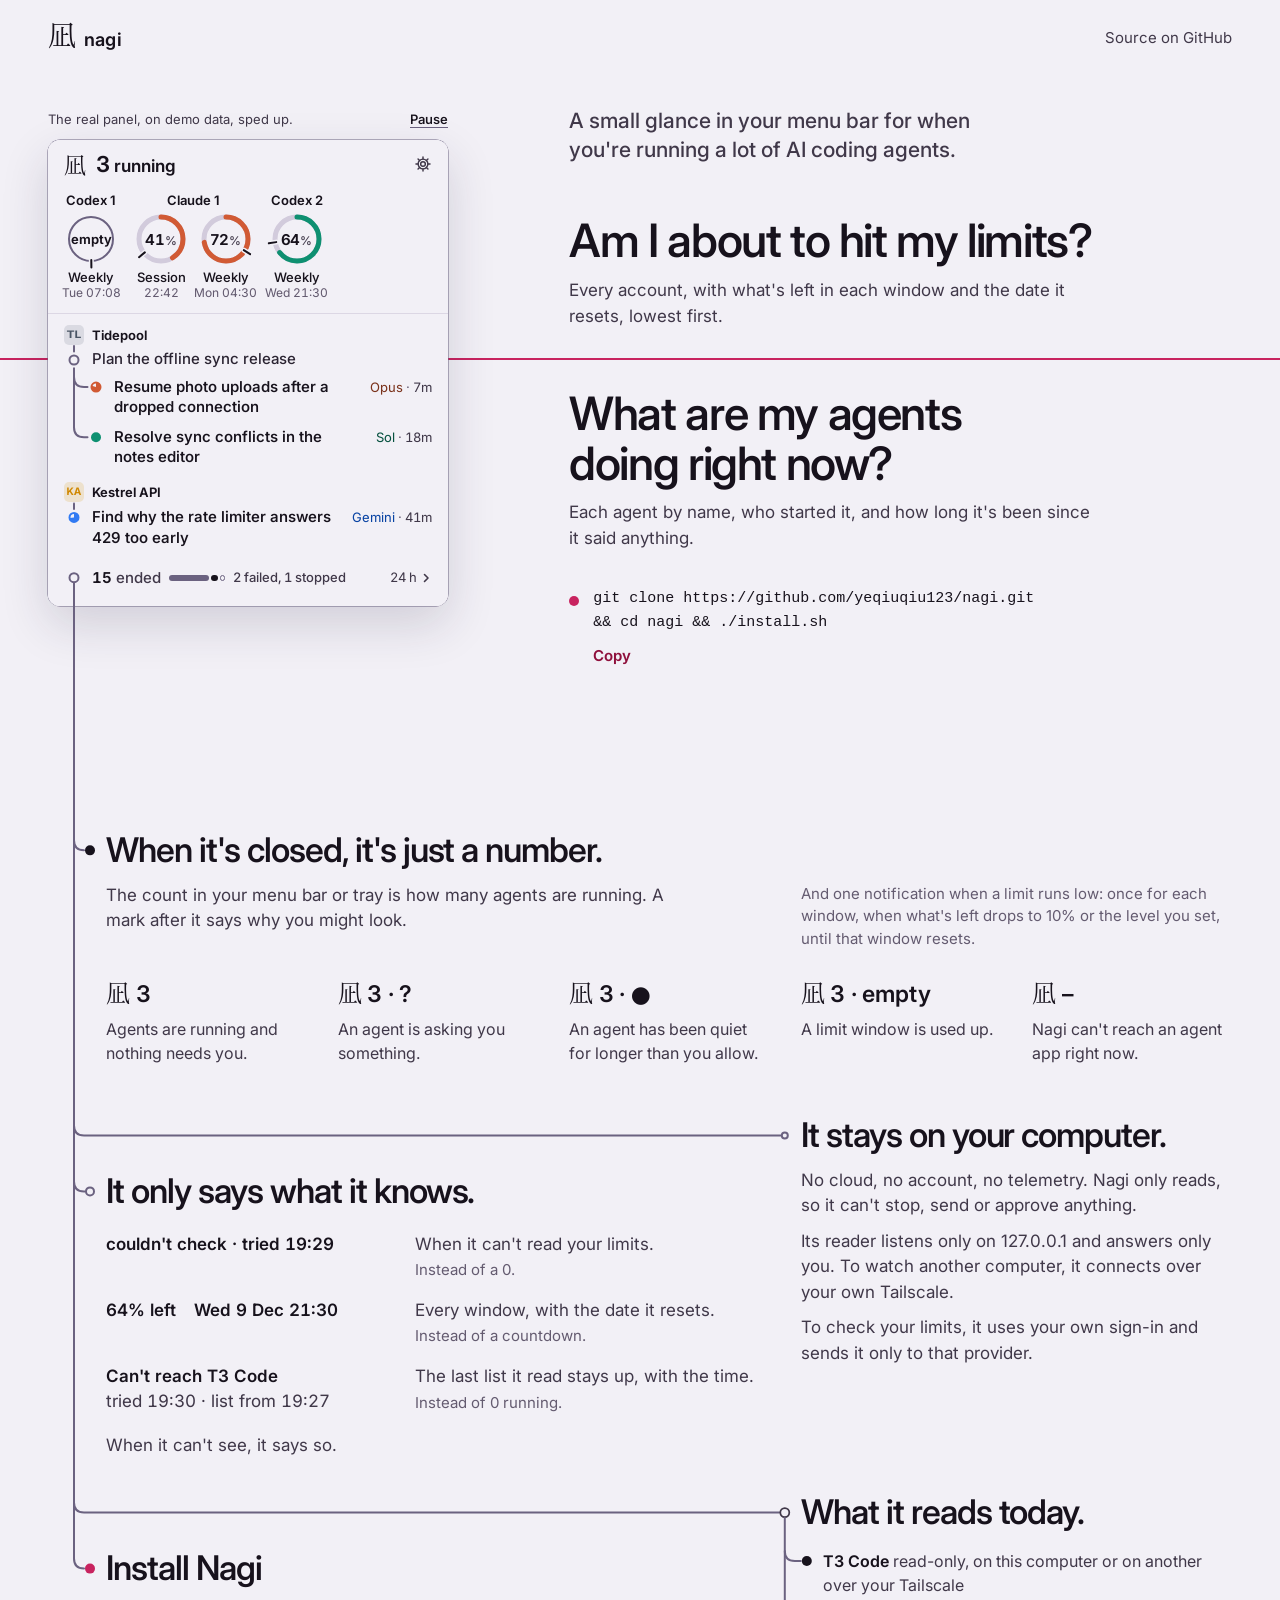
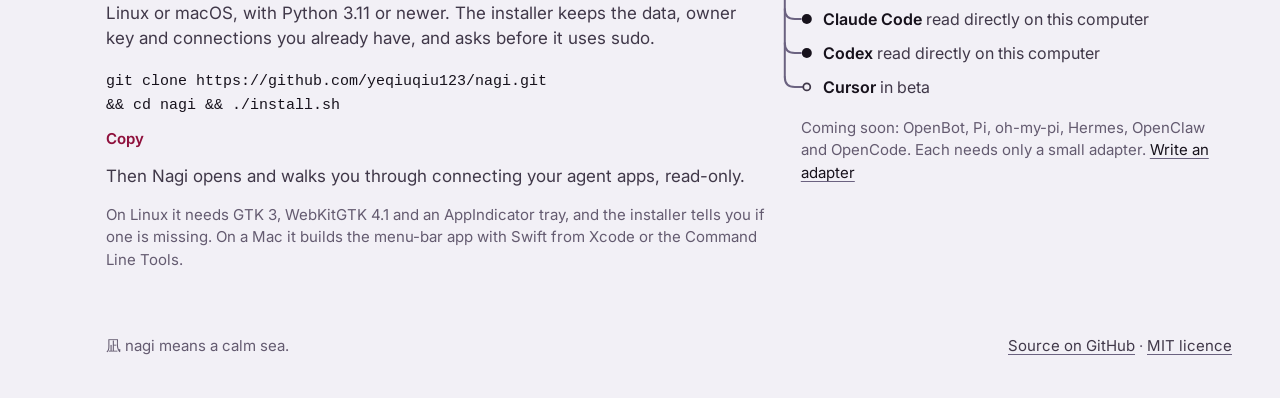
<file: site/index.html>
<!doctype html>
<html lang="en">
<head>
<meta charset="utf-8">
<meta name="viewport" content="width=device-width,initial-scale=1">
<meta name="color-scheme" content="dark light">
<meta name="theme-color" content="#18131d" media="(prefers-color-scheme: dark)">
<meta name="theme-color" content="#f2f0f6" media="(prefers-color-scheme: light)">
<title>Nagi · see what your coding agents are doing</title>
<meta name="description" content="Nagi is a small glance in your menu bar or tray for when you're running a lot of AI coding agents. It shows each agent by name and each account's limits with their reset dates. Local and read-only.">
<meta property="og:title" content="Nagi">
<meta property="og:description" content="A small menu-bar glance for people running AI coding agents. Local and read-only.">
<meta property="og:type" content="website">
<link rel="icon" href="favicon.svg" type="image/svg+xml">
<link rel="preload" href="panel/fonts/inter-opsz.woff2" as="font" type="font/woff2" crossorigin>
<style>
/* Nagi website. The panel's tokens verbatim (web/glance-v2.css), Inter, one rose line.
   Grammar: vertical is time and parentage, horizontal is silence, rose is now or "asks you".
   The page draws no rule or divider of its own: only the panel's line, trunk, branches and nodes. */
@font-face { font-family: "Inter"; src: url("panel/fonts/inter-opsz.woff2") format("woff2"); font-weight: 100 900; font-display: swap; }
@font-face { font-family: "Nagi Mark"; src: url("panel/fonts/nagi-glyph-serif.woff2") format("woff2"); font-display: block; unicode-range: U+51EA; }

:root {
  --bg: #18131d; --title: #f5f1f8; --secondary: #cdc4d6; --tertiary: #a397b0;
  --stroke: #9486a3; --rose: #ff7aa5; --rose-text: #ff9dbb; --focus: #cdc4d6;
  --mono: ui-monospace, "SF Mono", "JetBrains Mono", "Cascadia Mono", Menlo, Consolas, monospace;
  /* Geometry. --line-y is the panel's now line, measured inside the panel at rest; JS keeps it exact.
     --slot is the panel's tallest height in the story, reserved so nothing below it ever moves. */
  --pad: 48px; --panel-w: 400px; --rail: 22px; --hang: 36px; --line-y: 219px; --demo-top: 40px; --slot: 644px;
  color-scheme: dark;
}
@media (prefers-color-scheme: light) {
  :root {
    --bg: #f2f0f6; --title: #17121c; --secondary: #403849; --tertiary: #645b70;
    --stroke: #6b6280; --rose: #c8235f; --rose-text: #8f103c; --focus: #403849;
    color-scheme: light;
  }
}

* { box-sizing: border-box; }
html { -webkit-text-size-adjust: 100%; }
body { margin: 0; background: var(--bg); color: var(--title);
  font-family: "Inter", system-ui, -apple-system, "Segoe UI", sans-serif; font-size: 17px; line-height: 1.5;
  -webkit-font-smoothing: antialiased; text-rendering: optimizeLegibility; }
a { color: var(--title); text-decoration-color: var(--stroke); text-decoration-thickness: 1px; text-underline-offset: 3px; }
a:hover { text-decoration-color: currentColor; }
:focus-visible { outline: 2px solid var(--focus); outline-offset: 3px; border-radius: 4px; }
p, h1, h2, dl, dd { margin: 0; }
.display { font-variation-settings: "opsz" 32; font-weight: 560; letter-spacing: -0.03em; line-height: 1.08; text-wrap: balance; }
.sr { position: absolute; width: 1px; height: 1px; overflow: hidden; clip-path: inset(50%); white-space: nowrap; }

.clip { overflow-x: clip; }
.page { position: relative; max-width: 1280px; margin: 0 auto; padding: 0 var(--pad); }

/* Header: the panel's wordmark, scaled. */
.top { position: relative; z-index: 3; display: flex; align-items: center; justify-content: space-between; height: 76px; }
.mark { display: inline-flex; align-items: baseline; gap: 8px; text-decoration: none; color: var(--title); }
.mark .kanji { font-family: "Nagi Mark", serif; font-size: 28px; line-height: 1; }
.mark .word { font-weight: 620; font-size: 18px; letter-spacing: .01em; }
.toplink { font-size: 15px; color: var(--secondary); text-decoration: none; }
.toplink:hover { color: var(--title); }

/* Opening: the live panel on the left; limits question above its line, agents question below. */
.opening { position: relative; display: grid; grid-template-columns: var(--panel-w) minmax(0, 1fr);
  grid-template-rows: calc(var(--demo-top) + var(--line-y)) auto; column-gap: 88px; padding-top: 24px; }
.panelwrap { grid-column: 1; grid-row: 1 / span 2; position: relative; align-self: start; min-height: calc(var(--demo-top) + var(--slot)); }
.above, .below { grid-column: 2; position: relative; z-index: 3; max-width: 600px; }
.above { grid-row: 1; display: flex; flex-direction: column; justify-content: space-between; padding: 6px 0 30px; }
.below { grid-row: 2; padding-top: 30px; }
.lede { font-size: 21px; line-height: 1.4; font-weight: 500; color: var(--secondary); max-width: 26em; text-wrap: balance; }
.q h2 { font-size: 46px; max-width: 12em; }
.q p { margin-top: 12px; color: var(--secondary); max-width: 31em; }

/* The command shown is the command copied. It breaks only between its parts, never inside one. */
.act { margin-top: 36px; }
.cmdline { position: relative; }
.cmd { display: block; font-family: var(--mono); font-size: 15px; line-height: 1.6; color: var(--title); }
.cmd span { white-space: nowrap; }
.opening .cmdline, .opening .actions { padding-left: 24px; }
.opening .ask { position: absolute; left: 0; top: .5em; width: 10px; height: 10px; border-radius: 50%; background: var(--rose); }
.actions { display: flex; flex-wrap: wrap; gap: 6px 22px; align-items: baseline; margin-top: 10px; font-size: 15px; }
.actions a { color: var(--secondary); }
.copy { font: inherit; font-weight: 620; color: var(--rose-text); background: none; border: 0; padding: 12px 10px; margin: -12px -10px; cursor: pointer; }
.copy:hover { text-decoration: underline; text-underline-offset: 3px; }
.fail { color: var(--secondary); }

/* The live panel in its own window: the GTK panel's 12 px radius and soft shadow. */
.demo { position: relative; padding-top: var(--demo-top); }
.demo-controls { position: absolute; left: 0; right: 0; top: 0; height: var(--demo-top); margin: 0; display: flex; gap: 16px; align-items: center;
  font-size: 13px; color: var(--secondary); white-space: nowrap; }
.demo-controls span { margin-right: auto; }
.demo-controls button { font: inherit; font-weight: 560; color: var(--title); background: none; border: 0; padding: 0; cursor: pointer;
  text-decoration: underline; text-underline-offset: 3px; text-decoration-color: var(--stroke); padding: 12px 8px; margin: -12px -8px; }
.demo-frame, .demo-still { position: relative; z-index: 2; display: block; width: 100%; border: 0; border-radius: 12px; background: var(--bg);
  box-shadow: 0 0 0 .5px var(--stroke), 0 18px 48px rgb(0 0 0 / .32); }
.demo-frame { height: 589px; color-scheme: normal; }
.demo-still { height: auto; }
@media (prefers-color-scheme: light) { .demo-frame, .demo-still { box-shadow: 0 0 0 .5px var(--stroke), 0 18px 48px rgb(40 30 60 / .16); } }

/* The page line is the panel's now line, continued across the page at the same y. */
.pageline { position: absolute; z-index: 1; left: -100vw; width: 300vw; top: calc(var(--demo-top) + var(--line-y) - 1px); height: 2px;
  background: var(--rose); pointer-events: none; }

/* The trunk leaves the panel's own rail at its last node; each section hangs from it on a branch. */
.geo { position: absolute; left: 0; top: 0; width: 100%; height: 100%; overflow: visible; pointer-events: none; z-index: 2; }
.geo path { fill: none; stroke: var(--stroke); stroke-width: 2; stroke-linecap: round; stroke-linejoin: round; }
.geo .n { fill: var(--bg); stroke: var(--stroke); stroke-width: 2; }
.geo .n-ask { fill: var(--rose); }

main { position: relative; z-index: 1; }
.branch { position: relative; max-width: calc(var(--rail) + var(--hang) + 680px); margin-top: 128px; padding-left: calc(var(--rail) + var(--hang)); }
.opening + .branch { margin-top: 140px; }
.branch h2 { font-size: 34px; }
.branch > p { margin-top: 14px; color: var(--secondary); max-width: 36em; }
.branch .fine { font-size: 15px; color: var(--tertiary); }
.branch .act { margin-top: 22px; }

/* Lists without rules: space carries the rows. */
.legend { margin-top: 26px; display: grid; grid-template-columns: max-content 1fr; gap: 14px 36px; max-width: 640px; }
.legend > div { display: contents; }
.legend dt { font-weight: 650; font-variant-numeric: tabular-nums; white-space: nowrap; }
.legend dt .k { font-family: "Nagi Mark", serif; font-weight: 400; font-size: 19px; }
.legend dd { color: var(--secondary); }
.says { margin-top: 26px; display: grid; gap: 20px; max-width: 680px; }
.says > div { display: grid; grid-template-columns: minmax(0, 17em) minmax(0, 1fr); column-gap: 28px; row-gap: 2px; }
.says dt { grid-row: span 2; font-weight: 600; font-variant-numeric: tabular-nums; }
.says dd { color: var(--secondary); }
.says dd.not { color: var(--tertiary); font-size: 15px; }

/* Quoted panel strings keep the panel's own parts: a value and its date in two columns, an alert over its sub-line. */
.says dt .v, .says dt .d { display: block; }
.says dt.cols { display: flex; flex-wrap: wrap; gap: 0 18px; }
.says dt .d { font-weight: 420; color: var(--secondary); }
.says dt.cols .d { font-weight: 600; color: var(--title); }

/* Nothing of the demo shows before the panel's first draw: no empty frame, no control, no line. */
.demo:not(.drawn) .demo-frame, .demo:not(.drawn) .demo-controls, .opening:not(.drawn) .pageline { visibility: hidden; }
.geo .wait { visibility: hidden; }

.foot { position: relative; z-index: 1; margin-top: 128px; padding: 0 0 56px calc(var(--rail) + var(--hang));
  display: flex; flex-wrap: wrap; justify-content: space-between; gap: 8px 24px; font-size: 15px; color: var(--tertiary); }
.foot a { color: var(--secondary); }

/* Narrow windows and phones: the questions first, then the panel; the trunk still leaves its rail. */
@media (max-width: 960px) {
  :root { --pad: 16px; --hang: 32px; }
  .top { height: 64px; }
  .opening { display: block; padding-top: 12px; }
  .above { display: block; padding: 0; }
  .below { padding: 0; }
  .lede { font-size: 18px; }
  .q { margin-top: 24px; }
  .q h2 { font-size: 32px; }
  .q p { font-size: 16px; }
  .panelwrap { margin-top: 28px; max-width: 520px; }
  .branch { margin-top: 88px; }
  .opening + .branch { margin-top: 56px; }
  .branch h2 { font-size: 28px; }
  .foot { margin-top: 88px; }
  .legend { column-gap: 18px; }
  .says > div { display: block; }
  .says dd { margin-top: 2px; }
}
/* At phone width the whole URL can't sit beside "git clone" at 15 px, so each part takes a line. */
@media (max-width: 560px) {
  .cmd span { display: block; }
  .cmd .url { white-space: normal; }
  .cmd { font-size: 14px; }
  /* Phones: the opening is lede, two questions, panel. The command lives at the Install node,
     where the trunk ends, so it steps back to the gutter and fits at 360 px. */
  .opening .act { display: none; }
  .branch .act { margin-left: calc(-1 * (var(--rail) + var(--hang))); }
}
/* Narrow phones: the demo caption takes its own line, so Play and Replay always fit. */
@media (max-width: 420px) {
  :root { --demo-top: 64px; }
  .demo-controls { flex-wrap: wrap; align-content: center; row-gap: 2px; white-space: normal; }
  .demo-controls span { flex-basis: 100%; }
}
/* The panel's measured size at phone width, reserved so its first draw shifts nothing. */
@media (max-width: 480px) {
  :root { --slot: 664px; }
  .demo-frame { height: 609px; }
}
/* Below 352 px the gutters would leave the panel under its 320 px minimum: it takes the full width. */
@media (max-width: 351px) { .panelwrap { margin-left: calc(-1 * var(--pad)); margin-right: calc(-1 * var(--pad)); max-width: none; } .demo-controls { padding: 0 var(--pad); } }
@media (max-width: 360px) { .q h2 { font-size: 30px; } }
@media (max-width: 351px) { :root { --line-y: 240px; --slot: 685px; } .demo-frame { height: 630px; } }

/* ---- Desktop (961 px and wider): one grid, the tree reaches right (design/site/desktop-v2-direction.md). ---- */
.kids { list-style: none; margin: 18px 0 0; padding: 0 0 0 22px; display: grid; gap: 10px; }
.branch > .note { font-size: 15px; color: var(--tertiary); }
.kids b { font-weight: 620; } .kids span { color: var(--secondary); }
.geo .n-running { fill: var(--title); stroke: none; }
.geo .n-ring { fill: var(--bg); stroke: var(--stroke); stroke-width: 2; }
.geo .n-parent, .geo .n-pending { fill: var(--bg); stroke: var(--secondary); stroke-width: 1.75; }
@media (min-width: 961px) {
  /* One grid for the whole page: a 58 px rail gutter, then five columns with 32 px between them.
     The copy column of the opening starts on column 3. */
  main { display: grid; grid-template-columns: 26px repeat(5, minmax(0, 1fr)); column-gap: 32px; align-items: start;
    grid-template-rows: auto auto 108px auto 92px auto; }
  .opening { grid-column: 1 / -1; grid-row: 1; column-gap: max(88px, calc((100% - 186px) * 0.4 - 278px)); }
  .branch, .opening + .branch { max-width: none; padding-left: 0; margin-top: 0; }
  #tray { grid-column: 2 / span 5; grid-row: 2; margin-top: 48px; display: grid; grid-template-columns: subgrid; }
  #tray h2 { grid-column: 1 / -1; }
  #tray > p { grid-column: 1 / span 3; max-width: 34em; }
  #tray > .note { grid-column: 4 / span 2; grid-row: 2; font-size: 15px; color: var(--tertiary); }
  .legend { grid-row: 3; }
  .legend { grid-column: 1 / -1; grid-template-columns: subgrid; max-width: none; margin-top: 30px; gap: 0 32px; }
  .legend > div { display: block; }
  .legend dt { font-size: 23px; line-height: 1.2; font-weight: 600; letter-spacing: -0.01em; }
  .legend dt .k { font-size: 24px; }
  .legend dd { margin-top: 8px; font-size: 16px; }
  #privacy { grid-column: 5 / span 2; grid-row: 3 / span 2; margin-top: 52px; }
  #honest { grid-column: 2 / span 3; grid-row: 4; }
  #sources { grid-column: 5 / span 2; grid-row: 5 / span 2; margin-top: 36px; }
  #install { grid-column: 2 / span 3; grid-row: 6; }
  #privacy > p + p { margin-top: 10px; }
  .says { max-width: none; margin-top: 22px; gap: 16px; }
  .says > div { grid-template-columns: minmax(0, 16.5em) minmax(0, 1fr); }
  #honest > p { margin-top: 18px; }
  .kids li { font-size: 16px; }
  #sources .fine { margin-top: 18px; }
  #install > p { max-width: none; }
  #install .act { margin-top: 18px; }
  .foot { margin-top: 64px; padding-bottom: 40px; }
}
/* 961 to 1199: the copy column is narrower, so the lede and the first question step down to keep
   their gap above the now line. */
@media (min-width: 961px) and (max-width: 1199px) { .lede { font-size: 19px; } .above .q h2 { font-size: 40px; } }
</style>
</head>
<body>
<div class="clip">
<div class="page" id="page">
  <svg class="geo" id="geo" aria-hidden="true"></svg>

  <header class="top">
    <a class="mark" href="#"><span class="kanji" lang="ja">凪</span><span class="word">nagi</span></a>
    <a class="toplink" href="https://github.com/yeqiuqiu123/nagi">Source on GitHub</a>
  </header>

  <main>
    <div class="opening" id="opening">
      <div class="above">
        <h1 class="lede">A small glance in your menu bar for when you're running a lot of AI coding agents.</h1>
        <div class="q">
          <h2 class="display">Am I about to hit my limits?</h2>
          <p>Every account, with what's left in each window and the date it resets, lowest first.</p>
        </div>
      </div>
      <div class="below">
        <div class="q">
          <h2 class="display">What are my agents doing right now?</h2>
          <p>Each agent by name, who started it, and how long it's been since it said anything.</p>
        </div>
        <div class="act">
          <div class="cmdline"><span class="ask" aria-hidden="true"></span><code class="cmd" id="cmd-top"><span>git clone</span> <span class="url">https://github.com/<wbr>yeqiuqiu123/<wbr>nagi.git</span> <span>&amp;&amp; cd nagi &amp;&amp; ./install.sh</span></code></div>
          <div class="actions"><button class="copy" type="button" data-copy="cmd-top" aria-describedby="cmd-label">Copy</button><span class="sr" id="cmd-label">the install command</span><span class="fail" role="status"></span></div>
        </div>
      </div>
      <div class="panelwrap" id="panelwrap">
        <div class="pageline" id="pageline" aria-hidden="true"></div>
        <div class="demo" data-scene="story" data-start="#pageline" data-wake="#tray, #honest">
          <p class="demo-controls"><span>The real panel, on demo data, sped up.</span> <button type="button" data-demo="toggle">Pause</button> <button type="button" data-demo="replay" hidden>Replay</button></p>
          <iframe class="demo-frame" id="frame" title="The Nagi panel, running on demo data" data-src="panel/"></iframe>
          <noscript>
            <style>.demo-frame, .demo-controls { display: none; }</style>
            <picture>
              <source srcset="still-dark.webp" media="(prefers-color-scheme: dark)">
              <img class="demo-still" src="still-light.webp" width="400" height="467" alt="The Nagi panel on demo data. Limits, as ring gauges, lowest first: Codex 1 is empty until next week; Claude 1 has its Session and Weekly windows, each with the percent left and its reset time; Codex 2 has most of its week left. 3 running, 1 stuck. Under the project Kestrel API, Find why the rate limiter answers 429 too early, on Gemini, has been silent long enough to be marked stuck. Under Tidepool, the completed agent Plan the offline sync release has two agents running under it: Resume photo uploads after a dropped connection, on Opus, and Resolve sync conflicts in the notes editor, on Sol. 15 ended in the last day, 2 of them failed and 1 stopped.">
            </picture>
          </noscript>
        </div>
      </div>
    </div>

    <section class="branch" data-node="running" id="tray" aria-labelledby="tray-h">
      <h2 class="display" id="tray-h">When it's closed, it's just a number.</h2>
      <p>The count in your menu bar or tray is how many agents are running. A mark after it says why you might look.</p>
      <dl class="legend">
        <div><dt><span class="k" lang="ja">凪</span> <span data-tray="calm">3</span></dt><dd>Agents are running and nothing needs you.</dd></div>
        <div><dt><span class="k" lang="ja">凪</span> <span data-tray="asks">3 · ?</span></dt><dd>An agent is asking you something.</dd></div>
        <div><dt><span class="k" lang="ja">凪</span> <span data-tray="stuck">3 · ●</span></dt><dd>An agent has been quiet for longer than you allow.</dd></div>
        <div><dt><span class="k" lang="ja">凪</span> <span data-tray="empty">3 · empty</span></dt><dd>A limit window is used up.</dd></div>
        <div><dt><span class="k" lang="ja">凪</span> <span data-tray="offline">–</span></dt><dd>Nagi can't reach an agent app right now.</dd></div>
      </dl>
      <p class="note">And one notification when a limit runs low: once for each window, when what's left drops to 10% or the level you set, until that window resets.</p>
    </section>

    <section class="branch" data-node="computer" id="privacy" aria-labelledby="privacy-h">
      <h2 class="display" id="privacy-h">It stays on your computer.</h2>
      <p>No cloud, no account, no telemetry. Nagi only reads, so it can't stop, send or approve anything.</p>
      <p>Its reader listens only on 127.0.0.1 and answers only you. To watch another computer, it connects over your own Tailscale.</p>
      <p>To check your limits, it uses your own sign-in and sends it only to that provider.</p>
    </section>

    <section class="branch" data-node="limit" id="honest" aria-labelledby="honest-h">
      <h2 class="display" id="honest-h">It only says what it knows.</h2>
      <dl class="says">
        <div><dt><span class="v" data-say="tried">couldn't check · tried 17:31</span></dt><dd>When it can't read your limits.</dd><dd class="not">Instead of a 0.</dd></div>
        <div><dt class="cols"><span class="v" data-say="reset-pct">64% left</span><span class="d" data-say="reset-date">Wed 18 Nov 19:31</span></dt><dd>Every window, with the date it resets.</dd><dd class="not">Instead of a countdown.</dd></div>
        <div><dt class="stack"><span class="v" data-say="offline-alert">Can't reach T3 Code</span><span class="d" data-say="offline-sub">tried 17:31 · list from 17:28</span></dt><dd>The last list it read stays up, with the time.</dd><dd class="not">Instead of 0 running.</dd></div>
      </dl>
      <p>When it can't see, it says so.</p>
    </section>

    <section class="branch" data-node="parent" id="sources" aria-labelledby="sources-h">
      <h2 class="display" id="sources-h">What it reads today.</h2>
      <ul class="kids">
        <li data-node="running"><b>T3 Code</b> <span>read-only, on this computer or on another over your Tailscale</span></li>
        <li data-node="running"><b>Claude Code</b> <span>read directly on this computer</span></li>
        <li data-node="running"><b>Codex</b> <span>read directly on this computer</span></li>
        <li data-node="pending"><b>Cursor</b> <span>in beta</span></li>
      </ul>
      <p class="fine">Coming soon: OpenBot, Pi, oh-my-pi, Hermes, OpenClaw and OpenCode. Each needs only a small adapter. <a href="https://github.com/yeqiuqiu123/nagi/blob/main/CONTRIBUTING.md">Write an adapter</a></p>
    </section>

    <section class="branch is-ask" data-node="asks" id="install" aria-labelledby="install-h">
      <h2 class="display" id="install-h">Install Nagi</h2>
      <p>Linux or macOS, with Python 3.11 or newer. The installer keeps the data, owner key and connections you already have, and asks before it uses sudo.</p>
      <div class="act">
        <div class="cmdline"><code class="cmd" id="cmd-install"><span>git clone</span> <span class="url">https://github.com/<wbr>yeqiuqiu123/<wbr>nagi.git</span> <span>&amp;&amp; cd nagi &amp;&amp; ./install.sh</span></code></div>
        <div class="actions"><button class="copy" type="button" data-copy="cmd-install" aria-describedby="cmd-label">Copy</button><span class="fail" role="status"></span></div>
      </div>
      <p>Then Nagi opens and walks you through connecting your agent apps, read-only.</p>
      <p class="fine">On Linux it needs GTK 3, WebKitGTK 4.1 and an AppIndicator tray, and the installer tells you if one is missing. On a Mac it builds the menu-bar app with Swift from Xcode or the Command Line Tools.</p>
    </section>
  </main>

  <footer class="foot">
    <p><span lang="ja">凪</span> nagi means a calm sea.</p>
    <p><a href="https://github.com/yeqiuqiu123/nagi">Source on GitHub</a> · <a href="https://github.com/yeqiuqiu123/nagi/blob/main/LICENSE">MIT licence</a></p>
  </footer>
</div>
</div>
<script src="js/panel-embed.js" defer></script>
<script src="js/site.js" defer></script>
</body>
</html>
</file>
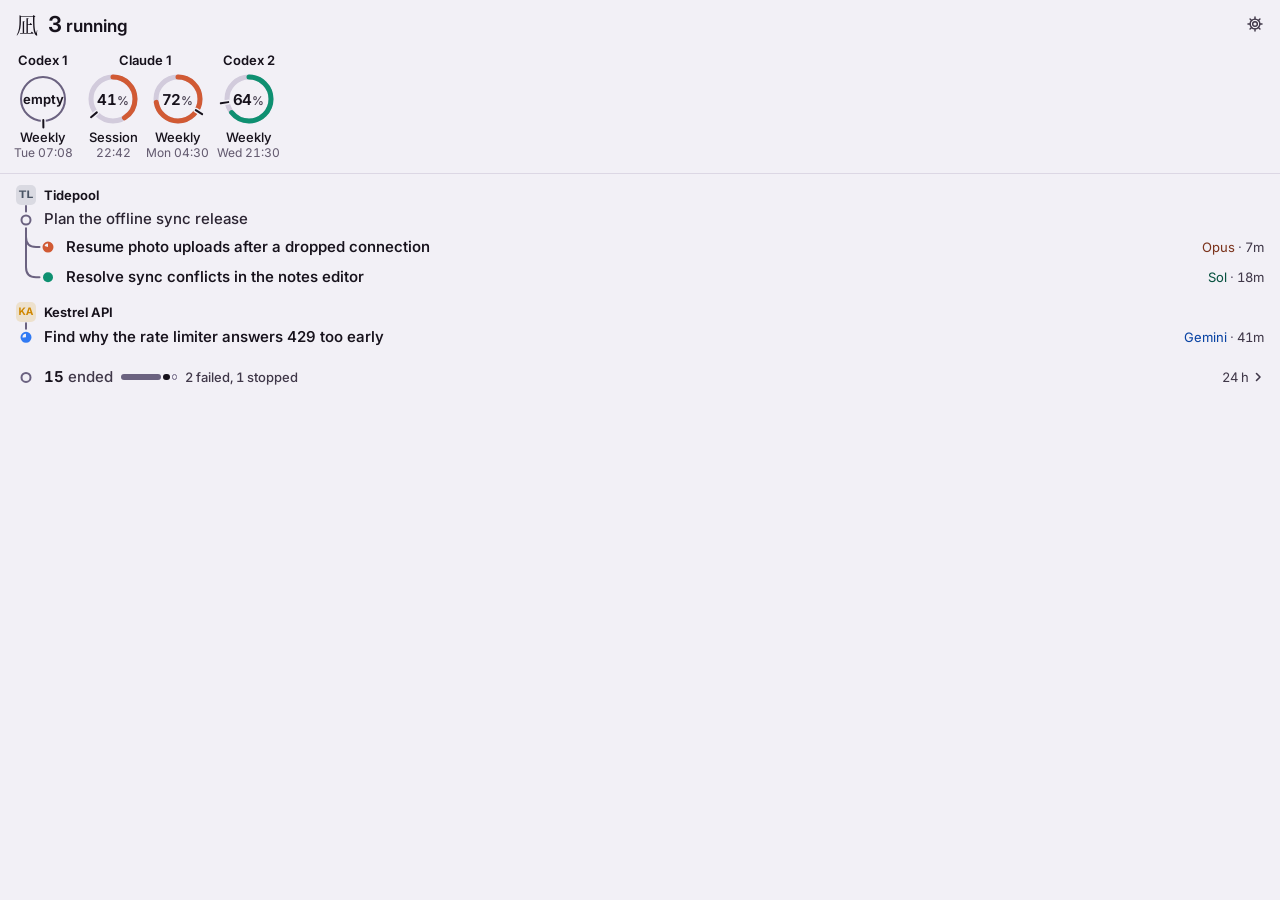
<file: site/panel/index.html>
<!doctype html>
<html lang="en">
<head>
<meta charset="utf-8">
<meta name="viewport" content="width=device-width,initial-scale=1">
<meta name="color-scheme" content="dark light">
<title>Nagi panel · demo data</title>
<meta name="robots" content="noindex">
<link rel="icon" href="../favicon.svg">
<link rel="preload" href="fonts/inter-opsz.woff2" as="font" type="font/woff2" crossorigin>
<!-- Not deferred, and before the stylesheets: the cached theme paints on the first frame. -->
<script src="nagi-theme.js"></script>
<link rel="stylesheet" href="nagi-glance.css">
<link rel="stylesheet" href="nagi-sheet.css">
<script src="demo.js"></script>
<script src="nagi-model.js" defer></script>
<script src="nagi-motion.js" defer></script>
<script src="nagi-icons.js" defer></script>
<script src="nagi-ci.js" defer></script>
<script src="nagi-glance.js" defer></script>
</head>
<body>
<main class="panel" id="panel" aria-label="Nagi glance" data-state="loading">
  <div class="pinned" id="pinned">
    <header class="top">
      <span class="kanji" lang="ja" aria-hidden="true">凪</span>
      <div class="status" id="status" role="status"></div>
      <div class="flags" id="flags"></div>
      <button class="gear" id="gear" type="button" aria-label="Settings" aria-haspopup="dialog"><svg viewBox="0 0 20 20" aria-hidden="true"><circle cx="10" cy="10" r="2.6"/><path d="M10 2.2v2.4M10 15.4v2.4M2.2 10h2.4M15.4 10h2.4M4.5 4.5l1.7 1.7M13.8 13.8l1.7 1.7M4.5 15.5l1.7-1.7M13.8 6.2l1.7-1.7"/><circle cx="10" cy="10" r="5.4"/></svg></button>
    </header>
    <p class="status-sub" id="status-sub" hidden></p>
    <section class="dials" id="dials" aria-label="Limits, lowest first" hidden></section>
    <div class="dial-detail" id="dial-detail" hidden></div>
    <p class="dial-note" id="dial-note" hidden></p>
  </div>
  <div class="scroll" id="scroll">
    <div class="scroll-inner" id="scroll-inner">
      <svg class="geo" id="geo-past" aria-hidden="true"></svg>
      <section class="past" id="past" aria-label="Agents"></section>
      <div class="ended" id="ended" hidden></div>
    </div>
  </div>
  <footer class="rail" id="rail" aria-label="Sources" hidden></footer>
  <div class="sheet-layer" id="sheet-layer" hidden>
    <div class="scrim" aria-hidden="true"></div>
    <form class="sheet" id="sheet" role="dialog" aria-modal="true" aria-labelledby="sheet-title" aria-describedby="sheet-lede" novalidate>
      <h2 id="sheet-title">Settings</h2>
      <p class="sheet-lede" id="sheet-lede">Saved on this computer only.</p>
      <p class="sheet-error" id="sheet-error" role="alert" hidden></p>
      <div class="group">
        <div class="field">
          <label for="stuck-minutes">Stuck after</label>
          <div class="number-field"><input id="stuck-minutes" name="stuckMinutes" type="text" inputmode="numeric" autocomplete="off" min="5" max="120" value="15" aria-describedby="stuck-help stuck-clamped"><span class="unit">minutes</span></div>
          <p class="help" id="stuck-help">A running agent silent this long is marked stuck, and you get one notification. 5 to 120.</p>
          <p class="clamped" id="stuck-clamped" hidden></p>
        </div>
        <div class="field">
          <label for="ended-hours">Clear ended after</label>
          <div class="number-field"><input id="ended-hours" name="endedExpiryHours" type="text" inputmode="numeric" autocomplete="off" min="1" max="168" value="24" aria-describedby="ended-help ended-clamped"><span class="unit">hours</span></div>
          <p class="help" id="ended-help">Finished, failed and stopped threads stay in the ended line this long. 1 to 168.</p>
          <p class="clamped" id="ended-clamped" hidden></p>
        </div>
      </div>
      <div class="group">
        <div class="field">
          <span class="check-label"><input type="checkbox" role="switch" id="alert-on" name="limitAlertOn" aria-describedby="alert-help"><label for="alert-on">Low-limit alert</label></span>
          <div class="number-field"><input id="alert-percent" name="limitAlertPercent" type="text" inputmode="numeric" autocomplete="off" min="1" max="50" value="10" aria-label="Low-limit alert at, percent left" aria-describedby="alert-help alert-clamped"><span class="unit">% left</span></div>
          <p class="help" id="alert-help">One notification per limit window when it drops to this or below, until it resets. Its dial turns yellow at the same level. 1 to 50.</p>
          <p class="clamped" id="alert-clamped" hidden></p>
        </div>
      </div>
      <div class="group">
        <div class="field appearance-field">
          <span class="field-label" id="appearance-label">Appearance</span>
          <button type="button" class="btn" id="change-appearance" aria-describedby="appearance-label appearance-value">Change…</button>
          <p class="field-value" id="appearance-value">Violet · System</p>
        </div>
        <div class="field sources-field">
          <span class="field-label" id="sources-label">Sources</span>
          <button type="button" class="btn" id="manage-sources" aria-describedby="sources-label sources-help">Manage…</button>
          <p class="help" id="sources-help">The agent apps and computers Nagi reads.</p>
        </div>
      </div>
      <div class="sheet-actions">
        <button type="button" class="btn" id="restore">Restore defaults</button>
        <span class="grow"></span>
        <button type="button" class="btn" id="cancel">Cancel</button>
        <button type="submit" class="btn default" id="save" disabled>Save</button>
      </div>
    </form>
  </div>
</main>
</body>
</html>
</file>
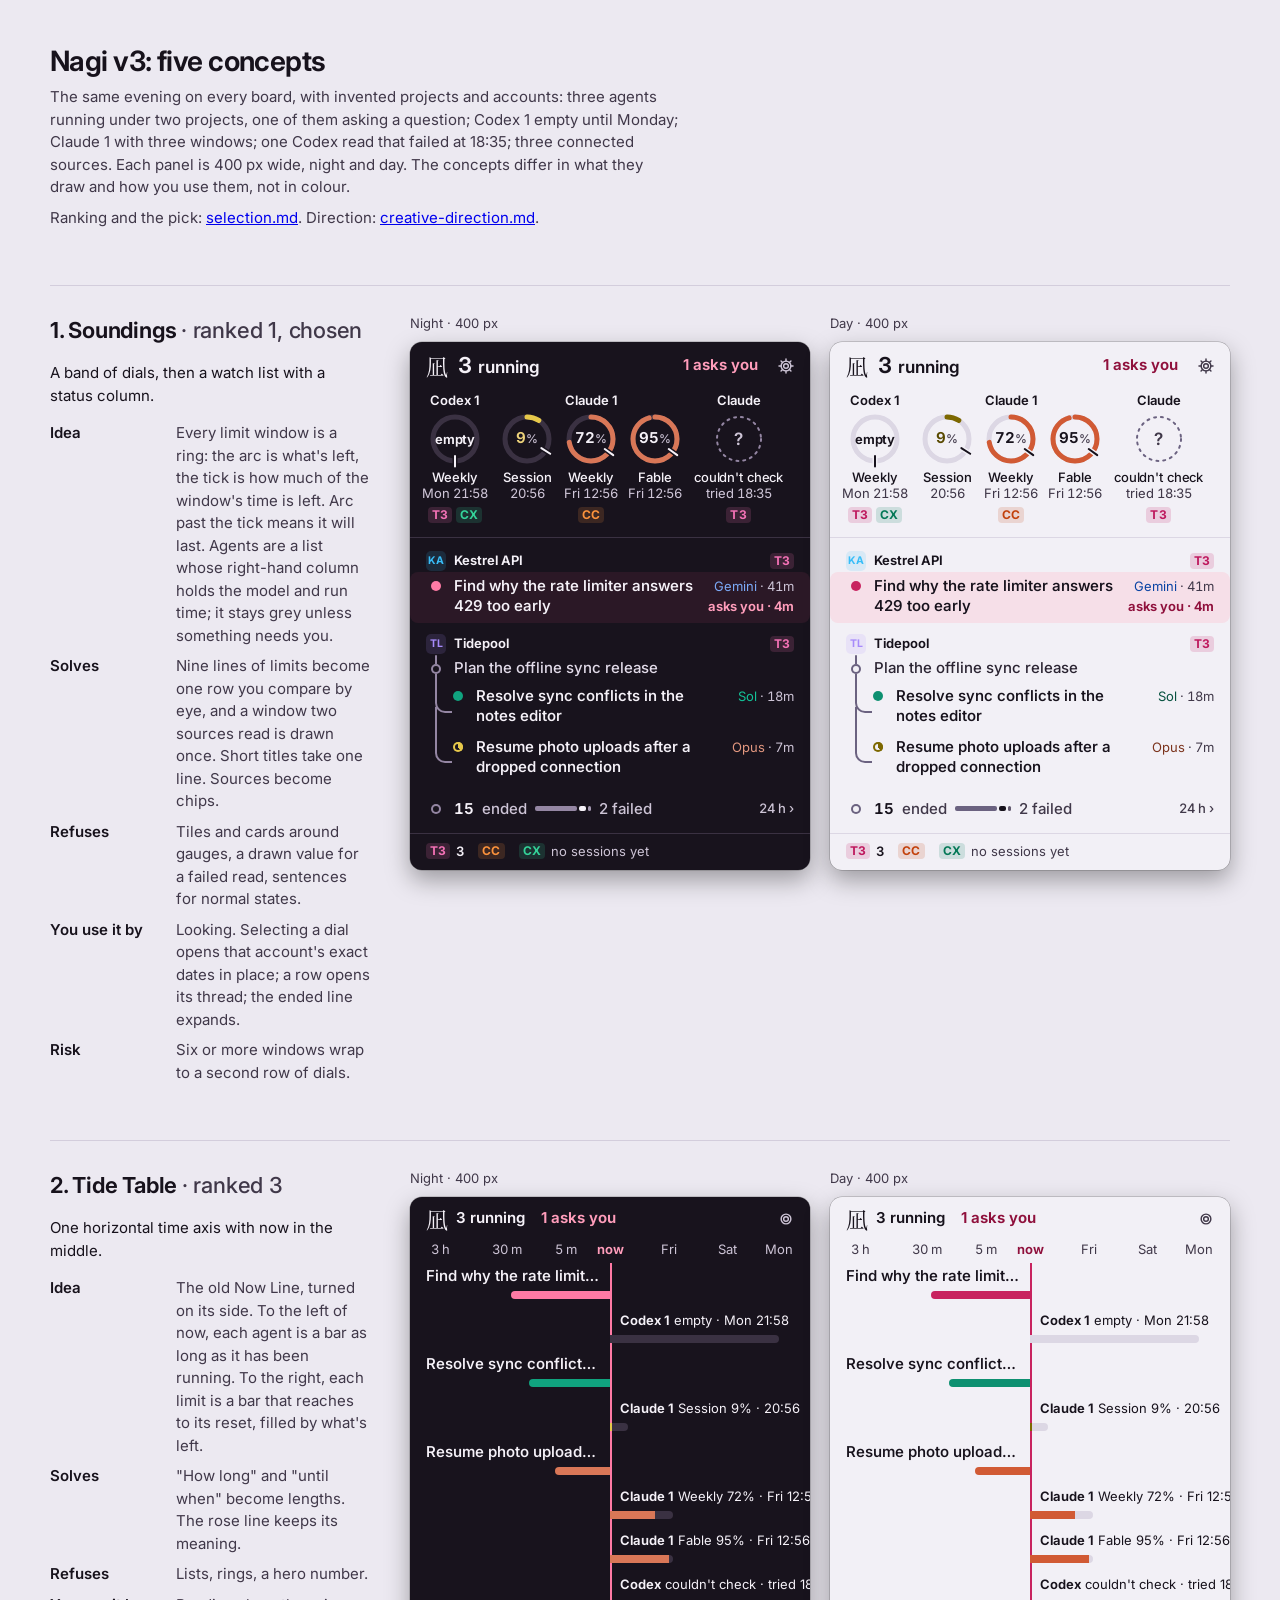
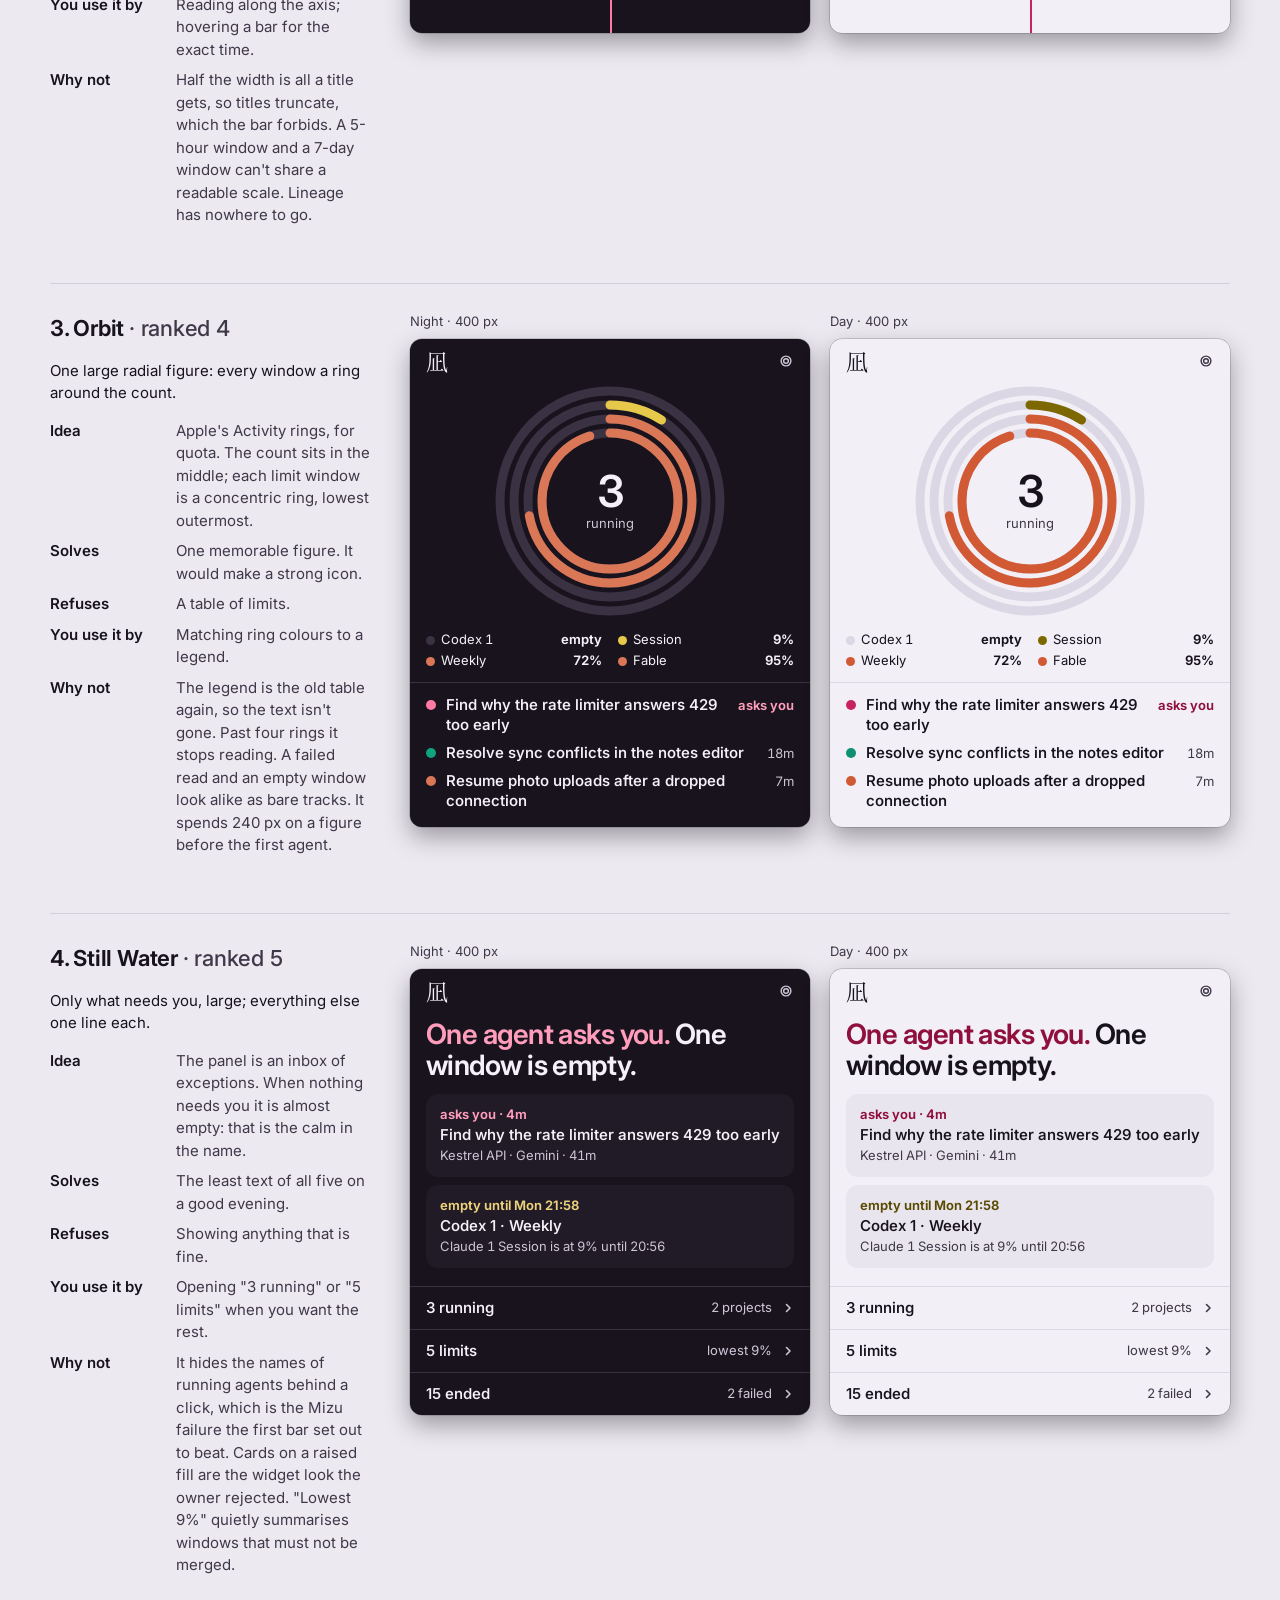
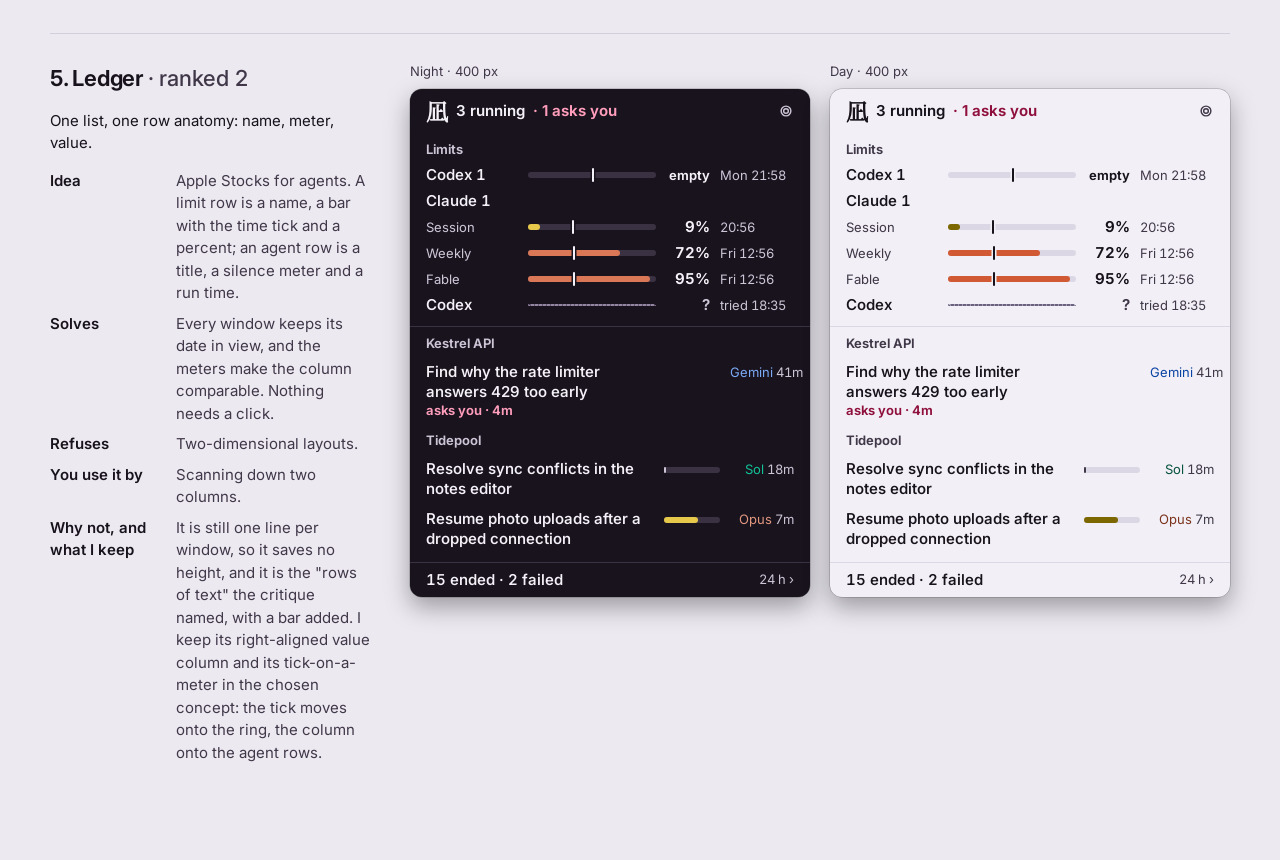
<file: design/v3/concepts/index.html>
<!doctype html>
<html lang="en">
<head>
<meta charset="utf-8">
<meta name="viewport" content="width=device-width,initial-scale=1">
<title>Nagi v3 · five concepts</title>
<link rel="stylesheet" href="board.css">
<script src="board.js" defer></script>
</head>
<body>
<main class="board">
  <h1>Nagi v3: five concepts</h1>
  <p>The same evening on every board, with invented projects and accounts: three agents running under two projects, one of them asking a question; Codex 1 empty until Monday; Claude 1 with three windows; one Codex read that failed at 18:35; three connected sources. Each panel is 400 px wide, night and day. The concepts differ in what they draw and how you use them, not in colour.</p>
  <p>Ranking and the pick: <a href="../selection.md">selection.md</a>. Direction: <a href="../creative-direction.md">creative-direction.md</a>.</p>

  <!-- 1 ------------------------------------------------------------------------------------ -->
  <section class="concept" data-c="c1" id="soundings">
    <div>
      <h2>1. Soundings <span class="rank">· ranked 1, chosen</span></h2>
      <p>A band of dials, then a watch list with a status column.</p>
      <dl>
        <dt>Idea</dt><dd>Every limit window is a ring: the arc is what's left, the tick is how much of the window's time is left. Arc past the tick means it will last. Agents are a list whose right-hand column holds the model and run time; it stays grey unless something needs you.</dd>
        <dt>Solves</dt><dd>Nine lines of limits become one row you compare by eye, and a window two sources read is drawn once. Short titles take one line. Sources become chips.</dd>
        <dt>Refuses</dt><dd>Tiles and cards around gauges, a drawn value for a failed read, sentences for normal states.</dd>
        <dt>You use it by</dt><dd>Looking. Selecting a dial opens that account's exact dates in place; a row opens its thread; the ended line expands.</dd>
        <dt>Risk</dt><dd>Six or more windows wrap to a second row of dials.</dd>
      </dl>
    </div>
    <div class="frames"></div>
    <template>
      <div class="status">
        <span class="kanji" lang="ja">凪</span>
        <span class="headline"><b class="num">3</b> running</span>
        <span class="flags"><span class="asks">1 asks you</span></span>
        <span class="gear"><svg viewBox="0 0 20 20"><circle cx="10" cy="10" r="2.6"/><path d="M10 2.2v2.4M10 15.4v2.4M2.2 10h2.4M15.4 10h2.4M4.5 4.5l1.7 1.7M13.8 13.8l1.7 1.7M4.5 15.5l1.7-1.7M13.8 6.2l1.7-1.7"/><circle cx="10" cy="10" r="5.4"/></svg></span>
      </div>
      <div class="dials">
        <div class="acct"><span class="acct-name">Codex 1</span>
          <div class="cells"><div class="cell"><span class="dial" data-pct="0" data-state="empty" data-t="0.5" data-pv="codex"></span><span class="w">Weekly</span><span class="d tn">Mon 21:58</span></div></div><span class="chips"><span class="chip t3">T3</span><span class="chip cx">CX</span></span></div>
        <div class="acct"><span class="acct-name">Claude 1</span>
          <div class="cells">
            <div class="cell"><span class="dial" data-pct="9" data-state="low" data-t="0.34" data-pv="claude"></span><span class="w">Session</span><span class="d tn">20:56</span></div>
            <div class="cell"><span class="dial" data-pct="72" data-t="0.35" data-pv="claude"></span><span class="w">Weekly</span><span class="d tn">Fri 12:56</span></div>
            <div class="cell"><span class="dial" data-pct="95" data-t="0.35" data-pv="claude"></span><span class="w">Fable</span><span class="d tn">Fri 12:56</span></div>
          </div><span class="chips"><span class="chip cc">CC</span></span></div>
        <div class="acct"><span class="acct-name">Claude</span>
          <div class="cells"><div class="cell failed"><span class="dial" data-state="failed"></span><span class="w">couldn't check</span><span class="d tn">tried 18:35</span></div></div><span class="chips"><span class="chip t3">T3</span></span></div>
      </div>
      <div class="list">
        <div class="proj">
          <div class="proj-head"><span class="pi" style="--c:#38bdf8">KA</span>Kestrel API <span class="chip t3">T3</span></div>
          <span class="rail-v" style="bottom:22px"></span>
          <div class="row is-asks" style="--nc:var(--rose)"><span class="t">Find why the rate limiter answers 429 too early</span><span class="a tn"><span class="pv-gemini">Gemini</span> · 41m<span class="s asks">asks you · 4m</span></span></div>
        </div>
        <div class="proj">
          <div class="proj-head"><span class="pi" style="--c:#a78bfa">TL</span>Tidepool <span class="chip t3">T3</span></div>
          <span class="rail-v" style="bottom:86px"></span>
          <div class="row ctx"><span class="t">Plan the offline sync release</span></div>
          <span class="elbow" style="left:25px;top:52px;height:30px;width:17px"></span>
          <div class="row d2" style="--nc:var(--pv-codex-node)"><span class="t">Resolve sync conflicts in the notes editor</span><span class="a tn"><span class="pv-codex">Sol</span> · 18m</span></div>
          <span class="elbow" style="left:25px;top:76px;height:56px;width:17px;border-radius:0 0 0 10px"></span>
          <div class="row d2 drain"><span class="t">Resume photo uploads after a dropped connection</span><span class="a tn"><span class="pv-claude">Opus</span> · 7m</span></div>
        </div>
        <div class="ended"><b class="tn">15</b> ended <span class="obar"><i style="flex:12"></i><i class="f" style="flex:2"></i><i style="flex:1;background:var(--tertiary)"></i></span><span>2 failed</span><span class="r tn">24 h ›</span></div>
      </div>
      <div class="rail"><span><span class="chip t3">T3</span><b class="tn">3</b></span><span><span class="chip cc">CC</span></span><span><span class="chip cx">CX</span>no sessions yet</span></div>
    </template>
  </section>

  <!-- 2 ------------------------------------------------------------------------------------ -->
  <section class="concept" data-c="c2" id="tide-table">
    <div>
      <h2>2. Tide Table <span class="rank">· ranked 3</span></h2>
      <p>One horizontal time axis with now in the middle.</p>
      <dl>
        <dt>Idea</dt><dd>The old Now Line, turned on its side. To the left of now, each agent is a bar as long as it has been running. To the right, each limit is a bar that reaches to its reset, filled by what's left.</dd>
        <dt>Solves</dt><dd>"How long" and "until when" become lengths. The rose line keeps its meaning.</dd>
        <dt>Refuses</dt><dd>Lists, rings, a hero number.</dd>
        <dt>You use it by</dt><dd>Reading along the axis; hovering a bar for the exact time.</dd>
        <dt>Why not</dt><dd>Half the width is all a title gets, so titles truncate, which the bar forbids. A 5-hour window and a 7-day window can't share a readable scale. Lineage has nowhere to go.</dd>
      </dl>
    </div>
    <div class="frames"></div>
    <template>
      <div class="top"><span class="kanji" lang="ja">凪</span><span class="w">3 running</span><span class="asks" style="color:var(--rose-text);font-weight:650;margin-left:8px">1 asks you</span><span class="gear"><svg viewBox="0 0 20 20"><circle cx="10" cy="10" r="2.6"/><circle cx="10" cy="10" r="5.4"/></svg></span></div>
      <div class="axis tn"><span style="left:4%">3 h</span><span style="left:22%">30 m</span><span style="left:38%">5 m</span><span style="left:50%;color:var(--rose-text);font-weight:650">now</span><span style="left:66%">Fri</span><span style="left:82%">Sat</span><span style="left:96%">Mon</span></div>
      <div class="chart">
        <span class="nowv"></span>
        <div class="lane past"><span class="lbl">Find why the rate limiter…</span><span class="bar" style="width:27%;background:var(--rose)"></span></div>
        <div class="lane future"><span class="lbl"><b>Codex 1</b> empty · Mon 21:58</span><span class="bar" style="width:46%"></span></div>
        <div class="lane past"><span class="lbl">Resolve sync conflicts in…</span><span class="bar" style="width:22%;background:var(--pv-codex-node)"></span></div>
        <div class="lane future"><span class="lbl"><b>Claude 1</b> Session 9% · 20:56</span><span class="bar" style="width:5%"><i style="width:9%;background:var(--amber)"></i></span></div>
        <div class="lane past"><span class="lbl">Resume photo uploads after…</span><span class="bar" style="width:15%;background:var(--pv-claude-node)"></span></div>
        <div class="lane future"><span class="lbl"><b>Claude 1</b> Weekly 72% · Fri 12:56</span><span class="bar" style="width:17%"><i style="width:72%;background:var(--pv-claude-node)"></i></span></div>
        <div class="lane future"><span class="lbl"><b>Claude 1</b> Fable 95% · Fri 12:56</span><span class="bar" style="width:17%"><i style="width:95%;background:var(--pv-claude-node)"></i></span></div>
        <div class="lane future"><span class="lbl"><b>Codex</b> couldn't check · tried 18:35</span></div>
      </div>
    </template>
  </section>

  <!-- 3 ------------------------------------------------------------------------------------ -->
  <section class="concept" data-c="c3" id="orbit">
    <div>
      <h2>3. Orbit <span class="rank">· ranked 4</span></h2>
      <p>One large radial figure: every window a ring around the count.</p>
      <dl>
        <dt>Idea</dt><dd>Apple's Activity rings, for quota. The count sits in the middle; each limit window is a concentric ring, lowest outermost.</dd>
        <dt>Solves</dt><dd>One memorable figure. It would make a strong icon.</dd>
        <dt>Refuses</dt><dd>A table of limits.</dd>
        <dt>You use it by</dt><dd>Matching ring colours to a legend.</dd>
        <dt>Why not</dt><dd>The legend is the old table again, so the text isn't gone. Past four rings it stops reading. A failed read and an empty window look alike as bare tracks. It spends 240 px on a figure before the first agent.</dd>
      </dl>
    </div>
    <div class="frames"></div>
    <template>
      <div class="top"><span class="kanji" lang="ja">凪</span><span class="gear"><svg viewBox="0 0 20 20"><circle cx="10" cy="10" r="2.6"/><circle cx="10" cy="10" r="5.4"/></svg></span></div>
      <div class="orbit">
        <svg viewBox="0 0 236 236" aria-hidden="true">
          <g transform="rotate(-90 118 118)">
            <circle class="tr" cx="118" cy="118" r="110"/>
            <circle class="tr" cx="118" cy="118" r="96"/><circle cx="118" cy="118" r="96" stroke="var(--amber)" stroke-dasharray="54.3 604"/>
            <circle class="tr" cx="118" cy="118" r="82"/><circle cx="118" cy="118" r="82" stroke="var(--pv-claude-node)" stroke-dasharray="371 516"/>
            <circle class="tr" cx="118" cy="118" r="68"/><circle cx="118" cy="118" r="68" stroke="var(--pv-claude-node)" stroke-dasharray="406 428"/>
          </g>
        </svg>
        <div class="core"><div><b class="num">3</b><span>running</span></div></div>
      </div>
      <ul class="legend tn">
        <li><i style="--c:var(--track)"></i>Codex 1 <b>empty</b></li><li><i style="--c:var(--amber)"></i>Session <b>9%</b></li>
        <li><i style="--c:var(--pv-claude-node)"></i>Weekly <b>72%</b></li><li><i style="--c:var(--pv-claude-node)"></i>Fable <b>95%</b></li>
      </ul>
      <ul class="rows">
        <li><i style="--c:var(--rose)"></i><span class="t">Find why the rate limiter answers 429 too early</span><span class="m tn" style="color:var(--rose-text);font-weight:650">asks you</span></li>
        <li><i style="--c:var(--pv-codex-node)"></i><span class="t">Resolve sync conflicts in the notes editor</span><span class="m tn">18m</span></li>
        <li><i style="--c:var(--pv-claude-node)"></i><span class="t">Resume photo uploads after a dropped connection</span><span class="m tn">7m</span></li>
      </ul>
    </template>
  </section>

  <!-- 4 ------------------------------------------------------------------------------------ -->
  <section class="concept" data-c="c4" id="still-water">
    <div>
      <h2>4. Still Water <span class="rank">· ranked 5</span></h2>
      <p>Only what needs you, large; everything else one line each.</p>
      <dl>
        <dt>Idea</dt><dd>The panel is an inbox of exceptions. When nothing needs you it is almost empty: that is the calm in the name.</dd>
        <dt>Solves</dt><dd>The least text of all five on a good evening.</dd>
        <dt>Refuses</dt><dd>Showing anything that is fine.</dd>
        <dt>You use it by</dt><dd>Opening "3 running" or "5 limits" when you want the rest.</dd>
        <dt>Why not</dt><dd>It hides the names of running agents behind a click, which is the Mizu failure the first bar set out to beat. Cards on a raised fill are the widget look the owner rejected. "Lowest 9%" quietly summarises windows that must not be merged.</dd>
      </dl>
    </div>
    <div class="frames"></div>
    <template>
      <div class="top"><span class="kanji" lang="ja">凪</span><span class="gear"><svg viewBox="0 0 20 20"><circle cx="10" cy="10" r="2.6"/><circle cx="10" cy="10" r="5.4"/></svg></span></div>
      <div class="needs">
        <h3><em>One agent asks you.</em> One window is empty.</h3>
        <div class="card"><div class="k asks">asks you · 4m</div><div class="t">Find why the rate limiter answers 429 too early</div><div class="m tn">Kestrel API · Gemini · 41m</div></div>
        <div class="card"><div class="k lim">empty until Mon 21:58</div><div class="t">Codex 1 · Weekly</div><div class="m tn">Claude 1 Session is at 9% until 20:56</div></div>
      </div>
      <ul class="more">
        <li>3 running <span class="tn">2 projects</span><svg viewBox="0 0 12 12"><path d="M4.5 2.5 8 6l-3.5 3.5"/></svg></li>
        <li>5 limits <span class="tn">lowest 9%</span><svg viewBox="0 0 12 12"><path d="M4.5 2.5 8 6l-3.5 3.5"/></svg></li>
        <li>15 ended <span class="tn">2 failed</span><svg viewBox="0 0 12 12"><path d="M4.5 2.5 8 6l-3.5 3.5"/></svg></li>
      </ul>
    </template>
  </section>

  <!-- 5 ------------------------------------------------------------------------------------ -->
  <section class="concept" data-c="c5" id="ledger">
    <div>
      <h2>5. Ledger <span class="rank">· ranked 2</span></h2>
      <p>One list, one row anatomy: name, meter, value.</p>
      <dl>
        <dt>Idea</dt><dd>Apple Stocks for agents. A limit row is a name, a bar with the time tick and a percent; an agent row is a title, a silence meter and a run time.</dd>
        <dt>Solves</dt><dd>Every window keeps its date in view, and the meters make the column comparable. Nothing needs a click.</dd>
        <dt>Refuses</dt><dd>Two-dimensional layouts.</dd>
        <dt>You use it by</dt><dd>Scanning down two columns.</dd>
        <dt>Why not, and what I keep</dt><dd>It is still one line per window, so it saves no height, and it is the "rows of text" the critique named, with a bar added. I keep its right-aligned value column and its tick-on-a-meter in the chosen concept: the tick moves onto the ring, the column onto the agent rows.</dd>
      </dl>
    </div>
    <div class="frames"></div>
    <template>
      <div class="top"><span class="kanji" lang="ja">凪</span>3 running <span style="color:var(--rose-text);font-weight:650">· 1 asks you</span><span class="gear"><svg viewBox="0 0 20 20"><circle cx="10" cy="10" r="2.6"/><circle cx="10" cy="10" r="5.4"/></svg></span></div>
      <h4>Limits</h4>
      <div class="lr tn"><span class="n">Codex 1</span><span class="meter"><u style="left:50%"></u></span><span class="p" style="font-size:13px">empty</span><span class="dte">Mon 21:58</span></div>
      <div class="lr tn"><span class="n">Claude 1</span><span></span><span></span><span></span></div>
      <div class="lr sub tn"><span class="n">Session</span><span class="meter"><i style="width:9%;--c:var(--amber)"></i><u style="left:34%"></u></span><span class="p">9%</span><span class="dte">20:56</span></div>
      <div class="lr sub tn"><span class="n">Weekly</span><span class="meter"><i style="width:72%;--c:var(--pv-claude-node)"></i><u style="left:35%"></u></span><span class="p">72%</span><span class="dte">Fri 12:56</span></div>
      <div class="lr sub tn"><span class="n">Fable</span><span class="meter"><i style="width:95%;--c:var(--pv-claude-node)"></i><u style="left:35%"></u></span><span class="p">95%</span><span class="dte">Fri 12:56</span></div>
      <div class="lr tn"><span class="n">Codex</span><span class="meter unk"></span><span class="p" style="color:var(--secondary)">?</span><span class="dte">tried 18:35</span></div>
      <div class="sep"></div>
      <h4>Kestrel API</h4>
      <div class="ar"><span class="t">Find why the rate limiter answers 429 too early<small style="color:var(--rose-text);font-weight:650">asks you · 4m</small></span><span></span><span class="v tn"><span class="pv-gemini">Gemini</span> 41m</span></div>
      <h4>Tidepool</h4>
      <div class="ar"><span class="t">Resolve sync conflicts in the notes editor</span><span class="meter"><i style="width:4%"></i></span><span class="v tn"><span class="pv-codex">Sol</span> 18m</span></div>
      <div class="ar"><span class="t">Resume photo uploads after a dropped connection</span><span class="meter"><i style="width:60%;--c:var(--amber)"></i></span><span class="v tn"><span class="pv-claude">Opus</span> 7m</span></div>
      <div class="sep"></div>
      <div class="lr tn" style="height:34px"><span class="n" style="grid-column:1/3">15 ended · 2 failed</span><span></span><span class="dte" style="text-align:right">24 h ›</span></div>
    </template>
  </section>
</main>
</body>
</html>
</file>
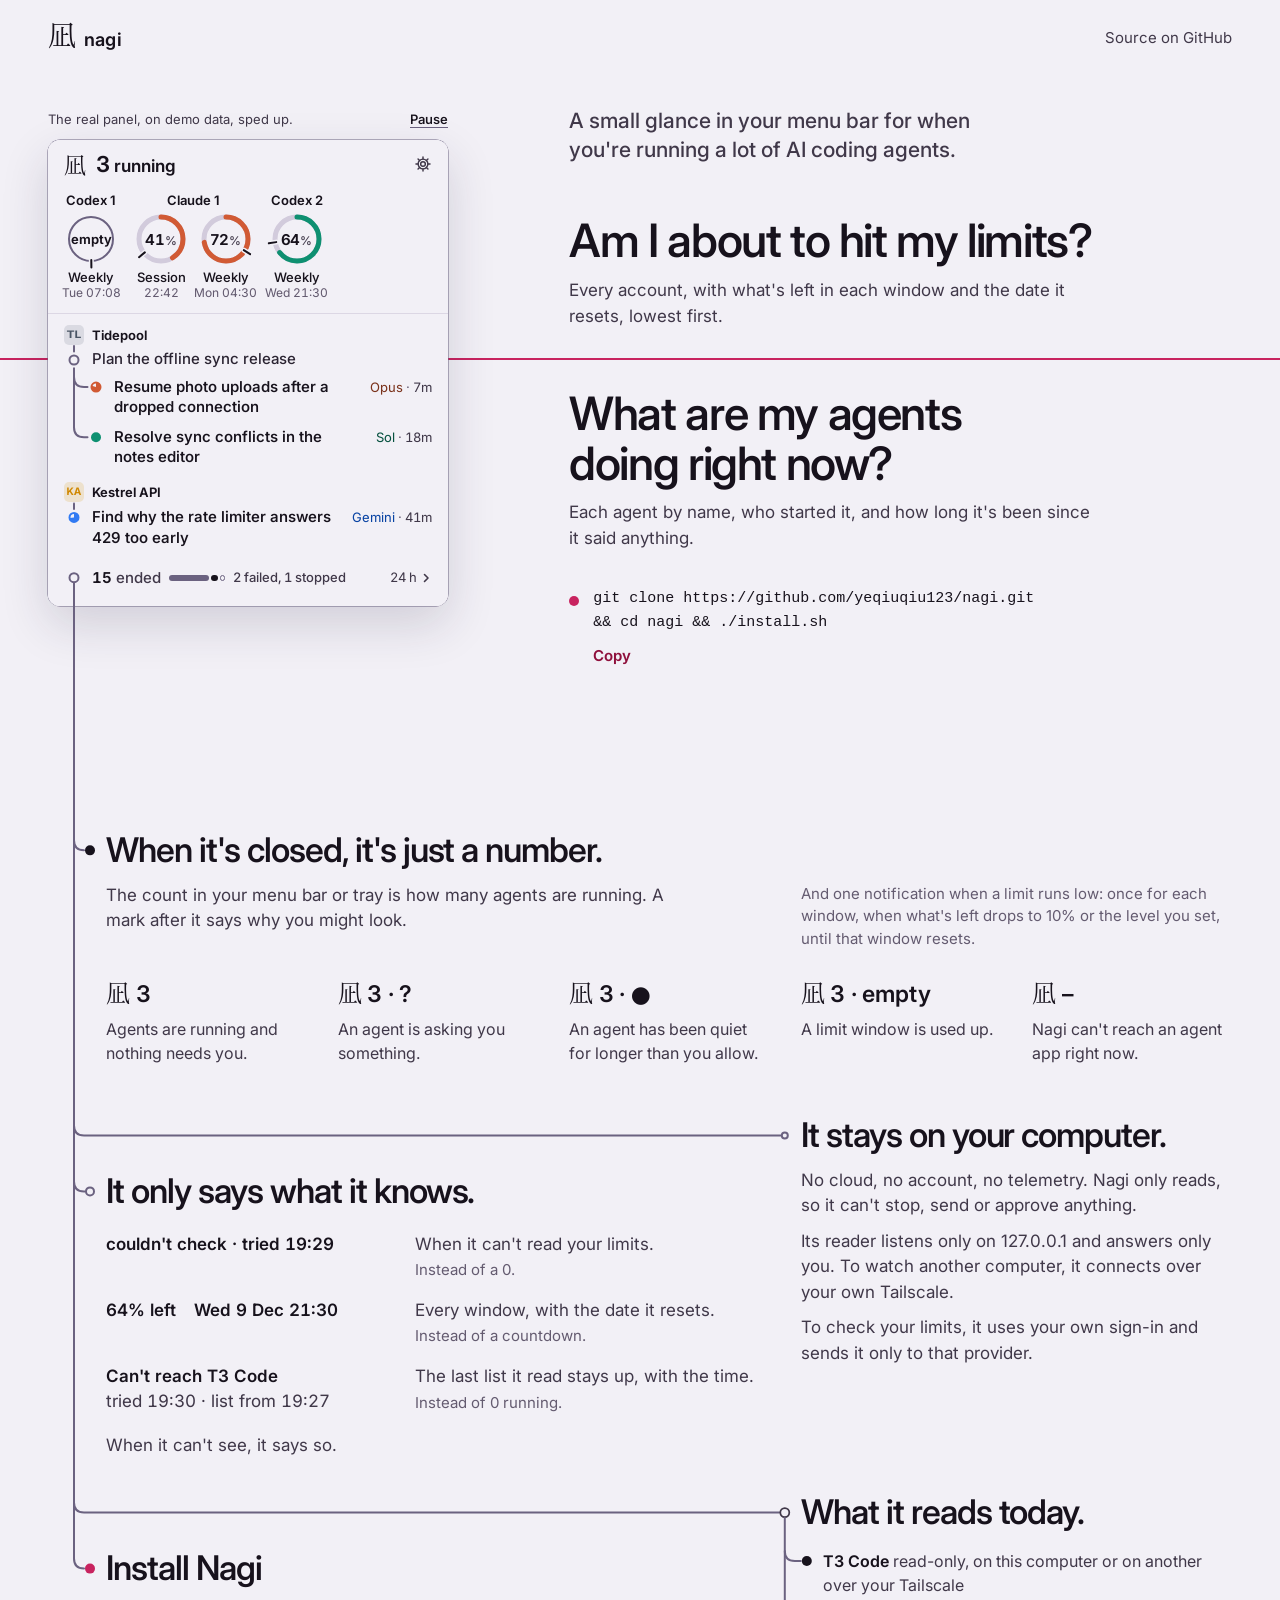
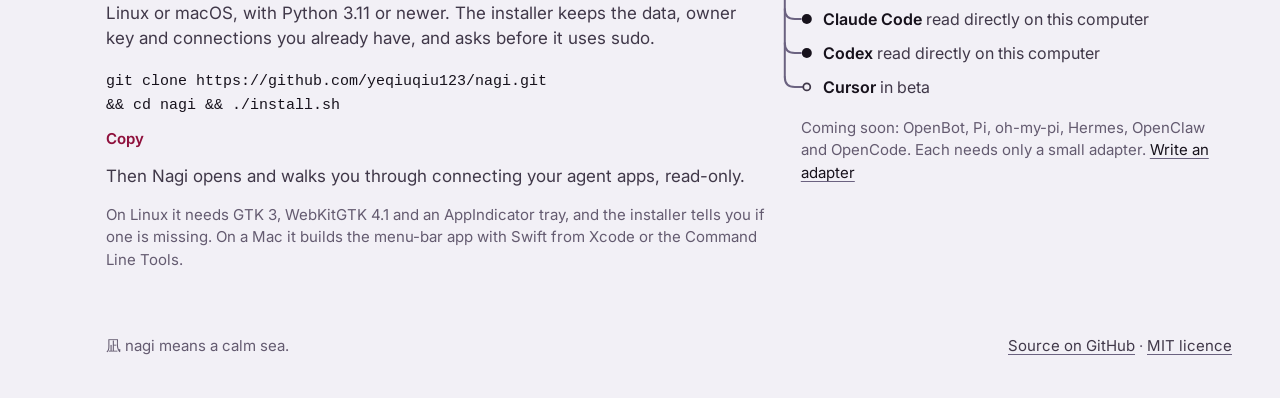
<file: design/site/concepts/desktop-v2/index.html>
<!doctype html>
<html lang="en">
<head>
<meta charset="utf-8">
<meta name="viewport" content="width=device-width,initial-scale=1">
<meta name="color-scheme" content="dark light">
<meta name="theme-color" content="#18131d" media="(prefers-color-scheme: dark)">
<meta name="theme-color" content="#f2f0f6" media="(prefers-color-scheme: light)">
<title>PROTOTYPE desktop v2 · Nagi · see what your coding agents are doing</title>
<meta name="description" content="Nagi is a small glance in your menu bar or tray for when you're running a lot of AI coding agents. It shows each agent by name and each account's limits with their reset dates. Local and read-only.">
<meta property="og:title" content="Nagi">
<meta property="og:description" content="A small menu-bar glance for people running AI coding agents. Local and read-only.">
<meta property="og:type" content="website">
<link rel="icon" href="../../../../site/favicon.svg" type="image/svg+xml">
<link rel="preload" href="../../../../site/panel/fonts/inter-opsz.woff2" as="font" type="font/woff2" crossorigin>
<style>
/* Nagi website. The panel's tokens verbatim (web/glance-v2.css), Inter, one rose line.
   Grammar: vertical is time and parentage, horizontal is silence, rose is now or "asks you".
   The page draws no rule or divider of its own: only the panel's line, trunk, branches and nodes. */
@font-face { font-family: "Inter"; src: url("../../../../site/panel/fonts/inter-opsz.woff2") format("woff2"); font-weight: 100 900; font-display: swap; }
@font-face { font-family: "Nagi Mark"; src: url("../../../../site/panel/fonts/nagi-glyph-serif.woff2") format("woff2"); font-display: block; unicode-range: U+51EA; }

:root {
  --bg: #18131d; --title: #f5f1f8; --secondary: #cdc4d6; --tertiary: #a397b0;
  --stroke: #9486a3; --rose: #ff7aa5; --rose-text: #ff9dbb; --focus: #cdc4d6;
  --mono: ui-monospace, "SF Mono", "JetBrains Mono", "Cascadia Mono", Menlo, Consolas, monospace;
  /* Geometry. --line-y is the panel's now line, measured inside the panel at rest; JS keeps it exact.
     --slot is the panel's tallest height in the story, reserved so nothing below it ever moves. */
  --pad: 48px; --panel-w: 400px; --rail: 22px; --hang: 36px; --line-y: 219px; --demo-top: 40px; --slot: 644px;
  color-scheme: dark;
}
@media (prefers-color-scheme: light) {
  :root {
    --bg: #f2f0f6; --title: #17121c; --secondary: #403849; --tertiary: #645b70;
    --stroke: #6b6280; --rose: #c8235f; --rose-text: #8f103c; --focus: #403849;
    color-scheme: light;
  }
}

* { box-sizing: border-box; }
html { -webkit-text-size-adjust: 100%; }
body { margin: 0; background: var(--bg); color: var(--title);
  font-family: "Inter", system-ui, -apple-system, "Segoe UI", sans-serif; font-size: 17px; line-height: 1.5;
  -webkit-font-smoothing: antialiased; text-rendering: optimizeLegibility; }
a { color: var(--title); text-decoration-color: var(--stroke); text-decoration-thickness: 1px; text-underline-offset: 3px; }
a:hover { text-decoration-color: currentColor; }
:focus-visible { outline: 2px solid var(--focus); outline-offset: 3px; border-radius: 4px; }
p, h1, h2, dl, dd { margin: 0; }
.display { font-variation-settings: "opsz" 32; font-weight: 560; letter-spacing: -0.03em; line-height: 1.08; text-wrap: balance; }
.sr { position: absolute; width: 1px; height: 1px; overflow: hidden; clip-path: inset(50%); white-space: nowrap; }

.clip { overflow-x: clip; }
.page { position: relative; max-width: 1280px; margin: 0 auto; padding: 0 var(--pad); }

/* Header: the panel's wordmark, scaled. */
.top { position: relative; z-index: 3; display: flex; align-items: center; justify-content: space-between; height: 76px; }
.mark { display: inline-flex; align-items: baseline; gap: 8px; text-decoration: none; color: var(--title); }
.mark .kanji { font-family: "Nagi Mark", serif; font-size: 28px; line-height: 1; }
.mark .word { font-weight: 620; font-size: 18px; letter-spacing: .01em; }
.toplink { font-size: 15px; color: var(--secondary); text-decoration: none; }
.toplink:hover { color: var(--title); }

/* Opening: the live panel on the left; limits question above its line, agents question below. */
.opening { position: relative; display: grid; grid-template-columns: var(--panel-w) minmax(0, 1fr);
  grid-template-rows: calc(var(--demo-top) + var(--line-y)) auto; column-gap: 88px; padding-top: 24px; }
.panelwrap { grid-column: 1; grid-row: 1 / span 2; position: relative; align-self: start; min-height: calc(var(--demo-top) + var(--slot)); }
.above, .below { grid-column: 2; position: relative; z-index: 3; max-width: 600px; }
.above { grid-row: 1; display: flex; flex-direction: column; justify-content: space-between; padding: 6px 0 30px; }
.below { grid-row: 2; padding-top: 30px; }
.lede { font-size: 21px; line-height: 1.4; font-weight: 500; color: var(--secondary); max-width: 26em; text-wrap: balance; }
.q h2 { font-size: 46px; max-width: 12em; }
.q p { margin-top: 12px; color: var(--secondary); max-width: 31em; }

/* The command shown is the command copied. It breaks only between its parts, never inside one. */
.act { margin-top: 36px; }
.cmdline { position: relative; }
.cmd { display: block; font-family: var(--mono); font-size: 15px; line-height: 1.6; color: var(--title); }
.cmd span { white-space: nowrap; }
.opening .cmdline, .opening .actions { padding-left: 24px; }
.opening .ask { position: absolute; left: 0; top: .5em; width: 10px; height: 10px; border-radius: 50%; background: var(--rose); }
.actions { display: flex; flex-wrap: wrap; gap: 6px 22px; align-items: baseline; margin-top: 10px; font-size: 15px; }
.actions a { color: var(--secondary); }
.copy { font: inherit; font-weight: 620; color: var(--rose-text); background: none; border: 0; padding: 12px 10px; margin: -12px -10px; cursor: pointer; }
.copy:hover { text-decoration: underline; text-underline-offset: 3px; }
.fail { color: var(--secondary); }

/* The live panel in its own window: the GTK panel's 12 px radius and soft shadow. */
.demo { position: relative; padding-top: var(--demo-top); }
.demo-controls { position: absolute; left: 0; right: 0; top: 0; height: var(--demo-top); margin: 0; display: flex; gap: 16px; align-items: center;
  font-size: 13px; color: var(--secondary); white-space: nowrap; }
.demo-controls span { margin-right: auto; }
.demo-controls button { font: inherit; font-weight: 560; color: var(--title); background: none; border: 0; padding: 0; cursor: pointer;
  text-decoration: underline; text-underline-offset: 3px; text-decoration-color: var(--stroke); padding: 12px 8px; margin: -12px -8px; }
.demo-frame, .demo-still { position: relative; z-index: 2; display: block; width: 100%; border: 0; border-radius: 12px; background: var(--bg);
  box-shadow: 0 0 0 .5px var(--stroke), 0 18px 48px rgb(0 0 0 / .32); }
.demo-frame { height: 589px; color-scheme: normal; }
.demo-still { height: auto; }
@media (prefers-color-scheme: light) { .demo-frame, .demo-still { box-shadow: 0 0 0 .5px var(--stroke), 0 18px 48px rgb(40 30 60 / .16); } }

/* The page line is the panel's now line, continued across the page at the same y. */
.pageline { position: absolute; z-index: 1; left: -100vw; width: 300vw; top: calc(var(--demo-top) + var(--line-y) - 1px); height: 2px;
  background: var(--rose); pointer-events: none; }

/* The trunk leaves the panel's own rail at its last node; each section hangs from it on a branch. */
.geo { position: absolute; left: 0; top: 0; width: 100%; height: 100%; overflow: visible; pointer-events: none; z-index: 2; }
.geo path { fill: none; stroke: var(--stroke); stroke-width: 2; stroke-linecap: round; stroke-linejoin: round; }
.geo .n { fill: var(--bg); stroke: var(--stroke); stroke-width: 2; }
.geo .n-ask { fill: var(--rose); }

main { position: relative; z-index: 1; }
.branch { position: relative; max-width: calc(var(--rail) + var(--hang) + 680px); margin-top: 128px; padding-left: calc(var(--rail) + var(--hang)); }
.opening + .branch { margin-top: 140px; }
.branch h2 { font-size: 34px; }
.branch > p { margin-top: 14px; color: var(--secondary); max-width: 36em; }
.branch .fine { font-size: 15px; color: var(--tertiary); }
.branch .act { margin-top: 22px; }

/* Lists without rules: space carries the rows. */
.legend { margin-top: 26px; display: grid; grid-template-columns: max-content 1fr; gap: 14px 36px; max-width: 640px; }
.legend > div { display: contents; }
.legend dt { font-weight: 650; font-variant-numeric: tabular-nums; white-space: nowrap; }
.legend dt .k { font-family: "Nagi Mark", serif; font-weight: 400; font-size: 19px; }
.legend dd { color: var(--secondary); }
.says { margin-top: 26px; display: grid; gap: 20px; max-width: 680px; }
.says > div { display: grid; grid-template-columns: minmax(0, 17em) minmax(0, 1fr); column-gap: 28px; row-gap: 2px; }
.says dt { grid-row: span 2; font-weight: 600; font-variant-numeric: tabular-nums; }
.says dd { color: var(--secondary); }
.says dd.not { color: var(--tertiary); font-size: 15px; }

/* Quoted panel strings keep the panel's own parts: a value and its date in two columns, an alert over its sub-line. */
.says dt .v, .says dt .d { display: block; }
.says dt.cols { display: flex; flex-wrap: wrap; gap: 0 18px; }
.says dt .d { font-weight: 420; color: var(--secondary); }
.says dt.cols .d { font-weight: 600; color: var(--title); }

/* Nothing of the demo shows before the panel's first draw: no empty frame, no control, no line. */
.demo:not(.drawn) .demo-frame, .demo:not(.drawn) .demo-controls, .opening:not(.drawn) .pageline { visibility: hidden; }
.geo .wait { visibility: hidden; }

.foot { position: relative; z-index: 1; margin-top: 128px; padding: 0 0 56px calc(var(--rail) + var(--hang));
  display: flex; flex-wrap: wrap; justify-content: space-between; gap: 8px 24px; font-size: 15px; color: var(--tertiary); }
.foot a { color: var(--secondary); }

/* Narrow windows and phones: the questions first, then the panel; the trunk still leaves its rail. */
@media (max-width: 960px) {
  :root { --pad: 16px; --hang: 32px; }
  .top { height: 64px; }
  .opening { display: block; padding-top: 12px; }
  .above { display: block; padding: 0; }
  .below { padding: 0; }
  .lede { font-size: 18px; }
  .q { margin-top: 24px; }
  .q h2 { font-size: 32px; }
  .q p { font-size: 16px; }
  .panelwrap { margin-top: 28px; max-width: 520px; }
  .branch { margin-top: 88px; }
  .opening + .branch { margin-top: 56px; }
  .branch h2 { font-size: 28px; }
  .foot { margin-top: 88px; }
  .legend { column-gap: 18px; }
  .says > div { display: block; }
  .says dd { margin-top: 2px; }
}
/* At phone width the whole URL can't sit beside "git clone" at 15 px, so each part takes a line. */
@media (max-width: 560px) {
  .cmd span { display: block; }
  .cmd .url { white-space: normal; }
  .cmd { font-size: 14px; }
  /* Phones: the opening is lede, two questions, panel. The command lives at the Install node,
     where the trunk ends, so it steps back to the gutter and fits at 360 px. */
  .opening .act { display: none; }
  .branch .act { margin-left: calc(-1 * (var(--rail) + var(--hang))); }
}
/* Narrow phones: the demo caption takes its own line, so Play and Replay always fit. */
@media (max-width: 420px) {
  :root { --demo-top: 64px; }
  .demo-controls { flex-wrap: wrap; align-content: center; row-gap: 2px; white-space: normal; }
  .demo-controls span { flex-basis: 100%; }
}
/* The panel's measured size at phone width, reserved so its first draw shifts nothing. */
@media (max-width: 480px) {
  :root { --slot: 664px; }
  .demo-frame { height: 609px; }
}
/* Below 352 px the gutters would leave the panel under its 320 px minimum: it takes the full width. */
@media (max-width: 351px) { .panelwrap { margin-left: calc(-1 * var(--pad)); margin-right: calc(-1 * var(--pad)); max-width: none; } .demo-controls { padding: 0 var(--pad); } }
@media (max-width: 360px) { .q h2 { font-size: 30px; } }
@media (max-width: 351px) { :root { --line-y: 240px; --slot: 685px; } .demo-frame { height: 630px; } }

/* ---- PROTOTYPE: desktop v2, 1200 px and wider. Everything below this width is untouched. ---- */
.kids { list-style: none; margin: 18px 0 0; padding: 0 0 0 22px; display: grid; gap: 10px; }
.branch > .note { font-size: 15px; color: var(--tertiary); }
.kids b { font-weight: 620; } .kids span { color: var(--secondary); }
.geo .n-running { fill: var(--title); stroke: none; }
.geo .n-ring { fill: var(--bg); stroke: var(--stroke); stroke-width: 2; }
.geo .n-parent, .geo .n-pending { fill: var(--bg); stroke: var(--secondary); stroke-width: 1.75; }
@media (min-width: 961px) {
  /* One grid for the whole page: a 58 px rail gutter, then five columns with 32 px between them.
     The copy column of the opening starts on column 3. */
  main { display: grid; grid-template-columns: 26px repeat(5, minmax(0, 1fr)); column-gap: 32px; align-items: start;
    grid-template-rows: auto auto 108px auto 92px auto; }
  .opening { grid-column: 1 / -1; grid-row: 1; column-gap: max(88px, calc((100% - 186px) * 0.4 - 278px)); }
  .branch, .opening + .branch { max-width: none; padding-left: 0; margin-top: 0; }
  #tray { grid-column: 2 / span 5; grid-row: 2; margin-top: 48px; display: grid; grid-template-columns: subgrid; }
  #tray h2 { grid-column: 1 / -1; }
  #tray > p { grid-column: 1 / span 3; max-width: 34em; }
  #tray > .note { grid-column: 4 / span 2; grid-row: 2; font-size: 15px; color: var(--tertiary); }
  .legend { grid-row: 3; }
  .legend { grid-column: 1 / -1; grid-template-columns: subgrid; max-width: none; margin-top: 30px; gap: 0 32px; }
  .legend > div { display: block; }
  .legend dt { font-size: 23px; line-height: 1.2; font-weight: 600; letter-spacing: -0.01em; }
  .legend dt .k { font-size: 24px; }
  .legend dd { margin-top: 8px; font-size: 16px; }
  #privacy { grid-column: 5 / span 2; grid-row: 3 / span 2; margin-top: 52px; }
  #honest { grid-column: 2 / span 3; grid-row: 4; }
  #sources { grid-column: 5 / span 2; grid-row: 5 / span 2; margin-top: 36px; }
  #install { grid-column: 2 / span 3; grid-row: 6; }
  #privacy > p + p { margin-top: 10px; }
  .says { max-width: none; margin-top: 22px; gap: 16px; }
  .says > div { grid-template-columns: minmax(0, 16.5em) minmax(0, 1fr); }
  #honest > p { margin-top: 18px; }
  .kids li { font-size: 16px; }
  #sources .fine { margin-top: 18px; }
  #install > p { max-width: none; }
  #install .act { margin-top: 18px; }
  .foot { margin-top: 64px; padding-bottom: 40px; }
}
</style>
</head>
<body>
<div class="clip">
<div class="page" id="page">
  <svg class="geo" id="geo" aria-hidden="true"></svg>

  <header class="top">
    <a class="mark" href="#"><span class="kanji" lang="ja">凪</span><span class="word">nagi</span></a>
    <a class="toplink" href="https://github.com/yeqiuqiu123/nagi">Source on GitHub</a>
  </header>

  <main>
    <div class="opening" id="opening">
      <div class="above">
        <h1 class="lede">A small glance in your menu bar for when you're running a lot of AI coding agents.</h1>
        <div class="q">
          <h2 class="display">Am I about to hit my limits?</h2>
          <p>Every account, with what's left in each window and the date it resets, lowest first.</p>
        </div>
      </div>
      <div class="below">
        <div class="q">
          <h2 class="display">What are my agents doing right now?</h2>
          <p>Each agent by name, who started it, and how long it's been since it said anything.</p>
        </div>
        <div class="act">
          <div class="cmdline"><span class="ask" aria-hidden="true"></span><code class="cmd" id="cmd-top"><span>git clone</span> <span class="url">https://github.com/<wbr>yeqiuqiu123/<wbr>nagi.git</span> <span>&amp;&amp; cd nagi &amp;&amp; ./install.sh</span></code></div>
          <div class="actions"><button class="copy" type="button" data-copy="cmd-top" aria-describedby="cmd-label">Copy</button><span class="sr" id="cmd-label">the install command</span><span class="fail" role="status"></span></div>
        </div>
      </div>
      <div class="panelwrap" id="panelwrap">
        <div class="pageline" id="pageline" aria-hidden="true"></div>
        <div class="demo" data-scene="story" data-start="#pageline" data-wake="#tray, #honest">
          <p class="demo-controls"><span>The real panel, on demo data, sped up.</span> <button type="button" data-demo="toggle">Pause</button> <button type="button" data-demo="replay" hidden>Replay</button></p>
          <iframe class="demo-frame" id="frame" title="The Nagi panel, running on demo data" data-src="../../../../site/panel/"></iframe>
          <noscript>
            <style>.demo-frame, .demo-controls { display: none; }</style>
            <picture>
              <source srcset="../../../../site/still-dark.webp" media="(prefers-color-scheme: dark)">
              <img class="demo-still" src="../../../../site/still-light.webp" width="400" height="589" alt="The Nagi panel on demo data. Limits: Codex 1 is empty until next week; Claude 1 has its Session and Weekly windows with the percent left and reset dates; Codex 2 has most of its week left. 3 running. Under the project Tidepool, the completed agent Plan the offline sync release has two agents running under it: Resume photo uploads after a dropped connection, on Opus, and Resolve sync conflicts in the notes editor, on Sol. Under Kestrel API, Find why the rate limiter answers 429 too early, on Gemini, has been silent long enough to be marked stuck. 15 ended in the last day.">
            </picture>
          </noscript>
        </div>
      </div>
    </div>

    <section class="branch" data-node="running" id="tray" aria-labelledby="tray-h">
      <h2 class="display" id="tray-h">When it's closed, it's just a number.</h2>
      <p>The count in your menu bar or tray is how many agents are running. A mark after it says why you might look.</p>
      <dl class="legend">
        <div><dt><span class="k" lang="ja">凪</span> <span data-tray="calm">3</span></dt><dd>Agents are running and nothing needs you.</dd></div>
        <div><dt><span class="k" lang="ja">凪</span> <span data-tray="asks">3 · ?</span></dt><dd>An agent is asking you something.</dd></div>
        <div><dt><span class="k" lang="ja">凪</span> <span data-tray="stuck">3 · ●</span></dt><dd>An agent has been quiet for longer than you allow.</dd></div>
        <div><dt><span class="k" lang="ja">凪</span> <span data-tray="empty">3 · empty</span></dt><dd>A limit window is used up.</dd></div>
        <div><dt><span class="k" lang="ja">凪</span> <span data-tray="offline">–</span></dt><dd>Nagi can't reach an agent app right now.</dd></div>
      </dl>
      <p class="note">And one notification when a limit runs low: once for each window, when what's left drops to 10% or the level you set, until that window resets.</p>
    </section>

    <section class="branch" data-node="computer" id="privacy" aria-labelledby="privacy-h">
      <h2 class="display" id="privacy-h">It stays on your computer.</h2>
      <p>No cloud, no account, no telemetry. Nagi only reads, so it can't stop, send or approve anything.</p>
      <p>Its reader listens only on 127.0.0.1 and answers only you. To watch another computer, it connects over your own Tailscale.</p>
      <p>To check your limits, it uses your own sign-in and sends it only to that provider.</p>
    </section>

    <section class="branch" data-node="limit" id="honest" aria-labelledby="honest-h">
      <h2 class="display" id="honest-h">It only says what it knows.</h2>
      <dl class="says">
        <div><dt><span class="v" data-say="tried">couldn't check · tried 17:31</span></dt><dd>When it can't read your limits.</dd><dd class="not">Instead of a 0.</dd></div>
        <div><dt class="cols"><span class="v" data-say="reset-pct">64% left</span><span class="d" data-say="reset-date">Wed 18 Nov 19:31</span></dt><dd>Every window, with the date it resets.</dd><dd class="not">Instead of a countdown.</dd></div>
        <div><dt class="stack"><span class="v" data-say="offline-alert">Can't reach T3 Code</span><span class="d" data-say="offline-sub">tried 17:31 · list from 17:28</span></dt><dd>The last list it read stays up, with the time.</dd><dd class="not">Instead of 0 running.</dd></div>
      </dl>
      <p>When it can't see, it says so.</p>
    </section>

    <section class="branch" data-node="parent" id="sources" aria-labelledby="sources-h">
      <h2 class="display" id="sources-h">What it reads today.</h2>
      <ul class="kids">
        <li data-node="running"><b>T3 Code</b> <span>read-only, on this computer or on another over your Tailscale</span></li>
        <li data-node="running"><b>Claude Code</b> <span>read directly on this computer</span></li>
        <li data-node="running"><b>Codex</b> <span>read directly on this computer</span></li>
        <li data-node="pending"><b>Cursor</b> <span>in beta</span></li>
      </ul>
      <p class="fine">Coming soon: OpenBot, Pi, oh-my-pi, Hermes, OpenClaw and OpenCode. Each needs only a small adapter. <a href="https://github.com/yeqiuqiu123/nagi/blob/main/CONTRIBUTING.md">Write an adapter</a></p>
    </section>

    <section class="branch is-ask" data-node="asks" id="install" aria-labelledby="install-h">
      <h2 class="display" id="install-h">Install Nagi</h2>
      <p>Linux or macOS, with Python 3.11 or newer. The installer keeps the data, owner key and connections you already have, and asks before it uses sudo.</p>
      <div class="act">
        <div class="cmdline"><code class="cmd" id="cmd-install"><span>git clone</span> <span class="url">https://github.com/<wbr>yeqiuqiu123/<wbr>nagi.git</span> <span>&amp;&amp; cd nagi &amp;&amp; ./install.sh</span></code></div>
        <div class="actions"><button class="copy" type="button" data-copy="cmd-install" aria-describedby="cmd-label">Copy</button><span class="fail" role="status"></span></div>
      </div>
      <p>Then Nagi opens and walks you through connecting your agent apps, read-only.</p>
      <p class="fine">On Linux it needs GTK 3, WebKitGTK 4.1 and an AppIndicator tray, and the installer tells you if one is missing. On a Mac it builds the menu-bar app with Swift from Xcode or the Command Line Tools.</p>
    </section>
  </main>

  <footer class="foot">
    <p><span lang="ja">凪</span> nagi means a calm sea.</p>
    <p><a href="https://github.com/yeqiuqiu123/nagi">Source on GitHub</a> · <a href="https://github.com/yeqiuqiu123/nagi/blob/main/LICENSE">MIT licence</a></p>
  </footer>
</div>
</div>
<script src="../../../../site/js/panel-embed.js" defer></script>
<script src="site.js" defer></script>
</body>
</html>
</file>
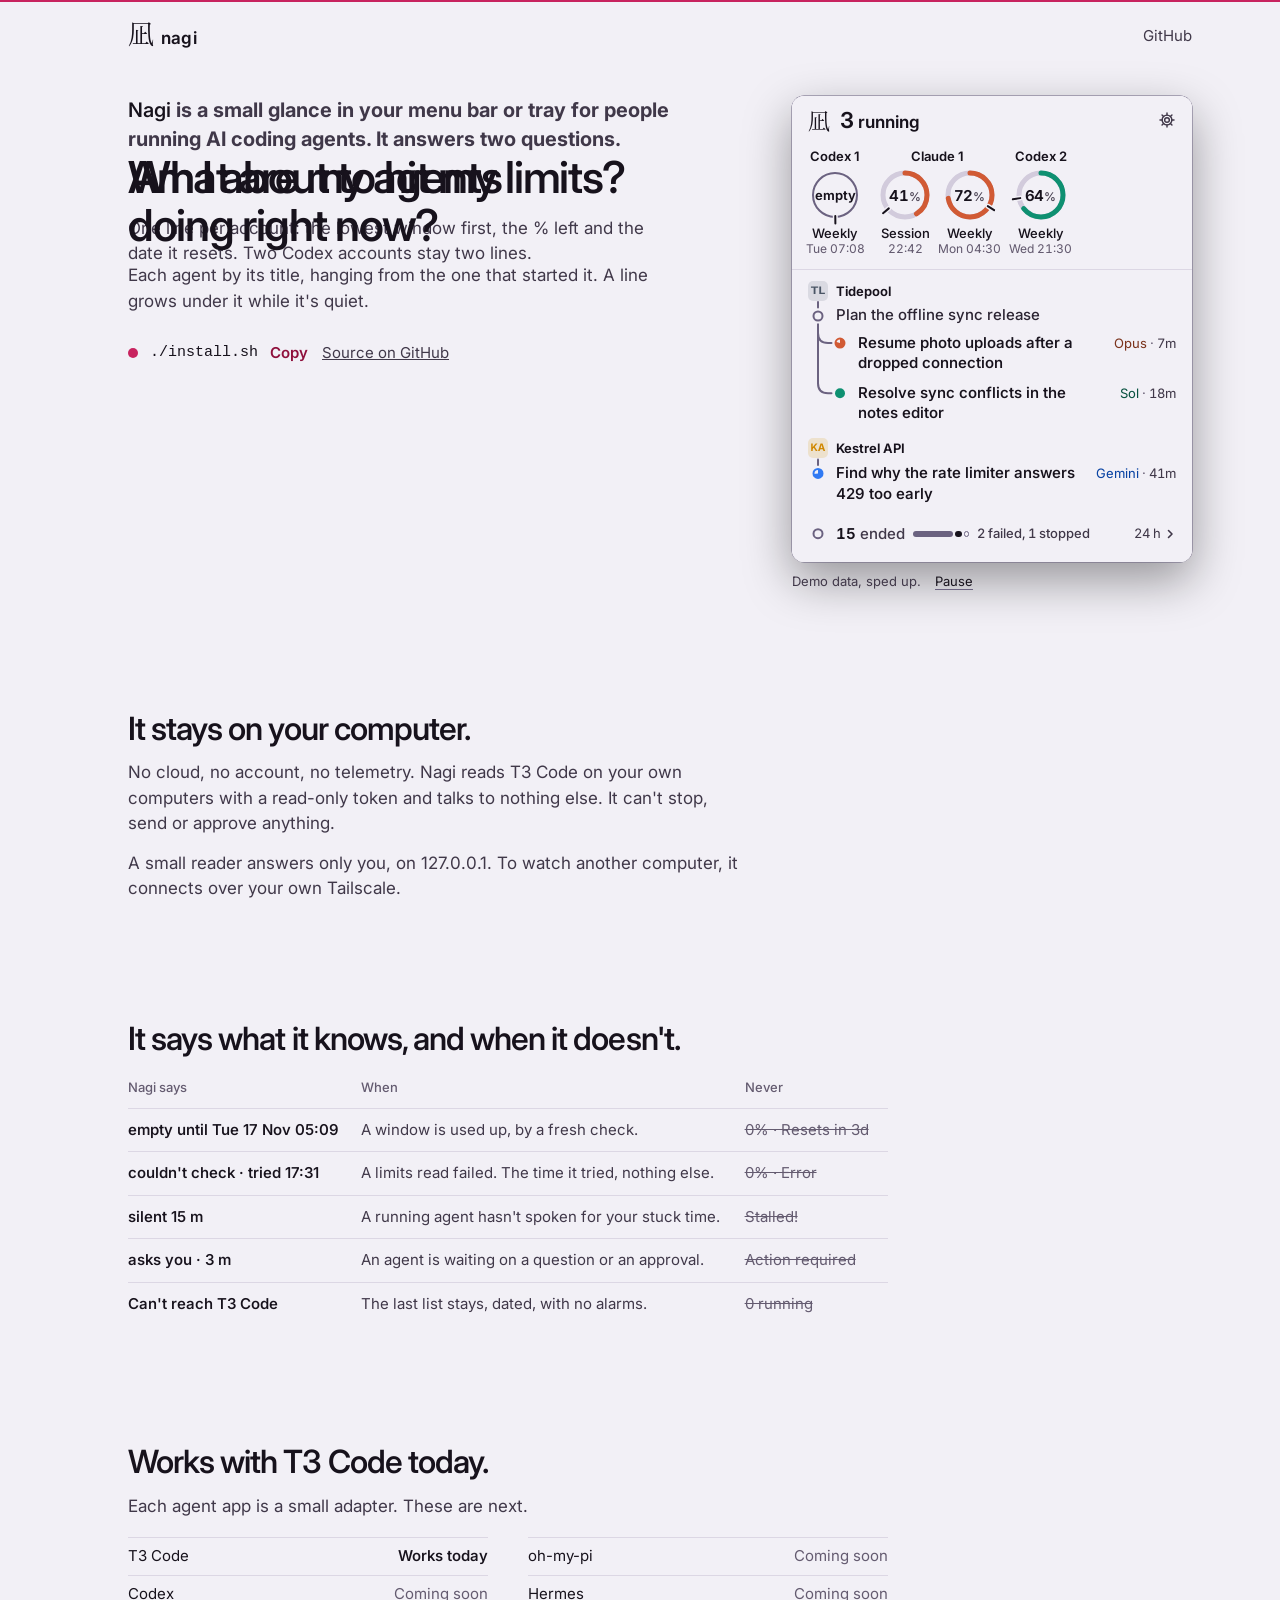
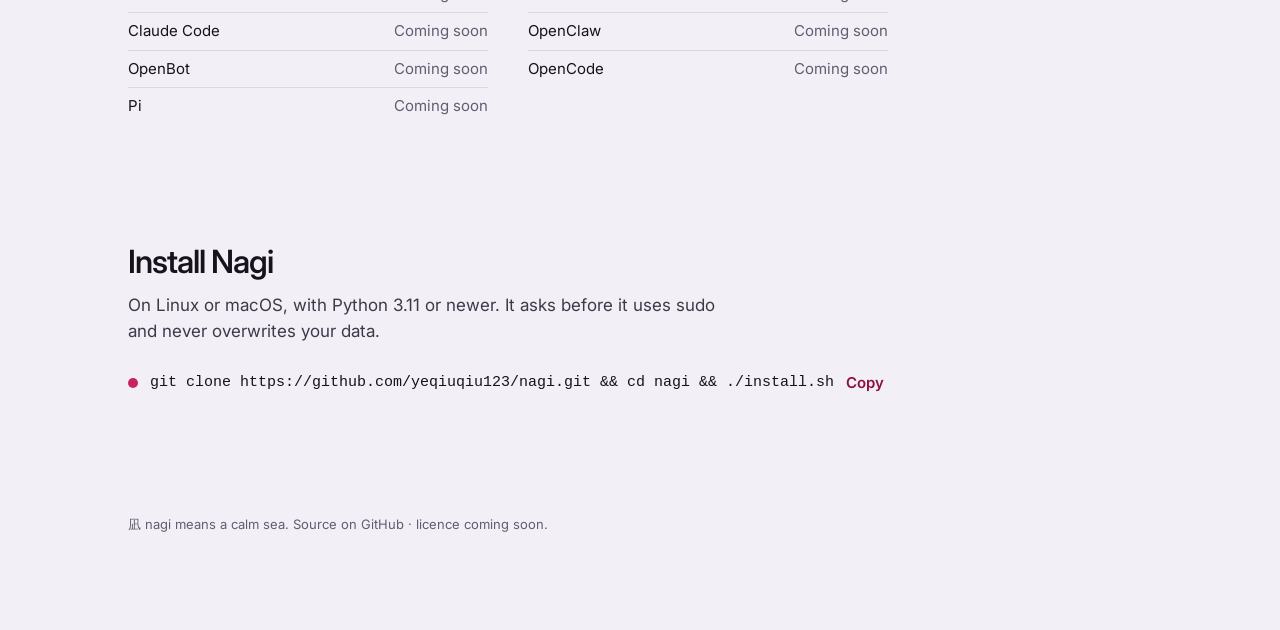
<file: design/site/concepts/1-line.html>
<!doctype html>
<html lang="en">
<head>
<meta charset="utf-8">
<meta name="viewport" content="width=device-width,initial-scale=1">
<meta name="color-scheme" content="dark light">
<title>Concept 1 · The Line</title>
<link rel="stylesheet" href="shared.css">
<style>
  .page { position: relative; max-width: 1200px; margin: 0 auto; padding: 0 48px 96px 88px; }
  header { display: flex; align-items: center; justify-content: space-between; height: 72px; }
  header nav a { font-size: 15px; color: var(--secondary); text-decoration: none; }
  header nav a:hover { color: var(--title); }
  .opening { position: relative; display: grid; grid-template-columns: minmax(0, 1fr) 400px; column-gap: 72px; padding-top: 24px; }
  .copy { position: relative; }
  .lede { font-size: 20px; line-height: 1.45; color: var(--secondary); max-width: 30em; margin: 0; }
  .lede strong { color: var(--title); font-weight: 560; }
  .q { font-size: 44px; }
  .q-limits { position: absolute; left: 0; right: 0; }
  .q-agents { position: absolute; left: 0; right: 0; }
  .q + p { margin: 14px 0 0; color: var(--secondary); max-width: 32em; }
  .act { display: flex; align-items: center; gap: 14px; margin-top: 28px; flex-wrap: wrap; }
  .install { display: inline-flex; align-items: center; gap: 12px; position: relative; padding-left: 22px; }
  .install::before { content: ""; position: absolute; left: 0; top: 50%; width: 10px; height: 10px; margin-top: -5px; border-radius: 50%; background: var(--rose); }
  .install .cmd { color: var(--title); white-space: nowrap; }
  .copybtn { font: inherit; font-size: 15px; background: none; border: 0; padding: 0; color: var(--rose-text); font-weight: 600; cursor: pointer; }
  .gh { font-size: 15px; color: var(--secondary); }
  .panelwrap { position: relative; z-index: 2; }
  .panelwrap .demo-frame { border-radius: 12px; box-shadow: 0 0 0 .5px var(--stroke), 0 18px 48px rgb(0 0 0 / .38); }
  .pageline { position: absolute; left: calc(50% - 50vw); width: 100vw; height: 2px; background: var(--rose); z-index: 1; transform-origin: center; pointer-events: none; }
  .geo { position: absolute; left: 0; top: 0; width: 100%; pointer-events: none; overflow: visible; z-index: 0; }
  .geo path { fill: none; stroke: var(--stroke); stroke-width: 2; stroke-linecap: round; }
  .geo circle { fill: var(--bg); stroke: var(--stroke); stroke-width: 2; }
  .geo circle.ask { fill: var(--rose); stroke: none; }
  section.branch { position: relative; margin-top: 120px; max-width: 760px; }
  section.branch h2 { font-size: 32px; }
  section.branch p { color: var(--secondary); margin: 14px 0 0; max-width: 36em; }
  .says { width: 100%; border-collapse: collapse; margin-top: 22px; font-size: 15px; }
  .says th { text-align: left; font-weight: 500; color: var(--tertiary); font-size: 13px; padding: 0 16px 10px 0; }
  .says td { padding: 10px 16px 10px 0; border-top: 1px solid var(--hair); vertical-align: top; color: var(--secondary); }
  .says td:first-child { color: var(--title); font-weight: 560; white-space: nowrap; }
  .says .never { color: var(--tertiary); text-decoration: line-through; text-decoration-color: var(--tertiary); }
  .says .stuck { color: var(--amber-text); } .says .asks { color: var(--rose-text); }
  .sources { list-style: none; padding: 0; margin: 18px 0 0; columns: 2; column-gap: 40px; font-size: 15px; }
  .sources li { padding: 7px 0; border-top: 1px solid var(--hair); display: flex; justify-content: space-between; break-inside: avoid; }
  .sources li span { color: var(--tertiary); }
  .sources li.on span { color: var(--title); font-weight: 560; }
  footer { margin-top: 120px; color: var(--tertiary); font-size: 13px; }
  @media (max-width: 900px) {
    .page { padding: 0 16px 72px 40px; }
    .opening .copy { display: contents; }
    .opening { display: flex; flex-direction: column; }
    .lede { order: 0; } #q-limits { order: 1; margin-top: 28px; } .panelwrap { order: 2; } #q-agents { order: 3; }
    .opening { grid-template-columns: 1fr; }
    .q-limits, .q-agents { position: static; }
    .q { font-size: 32px; }
    .panelwrap { margin: 28px 0 28px -24px; width: calc(100% + 24px); }
    .lede { font-size: 18px; }
    .sources { columns: 1; }
    .says td:nth-child(3), .says th:nth-child(3) { display: none; }
    .install .cmd { white-space: normal; word-break: break-all; font-size: 14px; }
  }
</style>
</head>
<body>
<div class="page" id="page">
  <svg class="geo" id="geo" aria-hidden="true"></svg>
  <div class="pageline" id="pageline" aria-hidden="true"></div>
  <header>
    <a class="mark" href="#"><span class="kanji" lang="ja">凪</span><span class="word">nagi</span></a>
    <nav><a href="https://github.com/yeqiuqiu123/nagi">GitHub</a></nav>
  </header>
  <div class="opening">
    <div class="copy" id="copy">
      <h1 class="lede"><strong>Nagi</strong> is a small glance in your menu bar or tray for people running AI coding agents. It answers two questions.</h1>
      <div class="q-limits" id="q-limits">
        <h2 class="display q">Am I about to hit my limits?</h2>
        <p>One line per account: the lowest window first, the % left and the date it resets. Two Codex accounts stay two lines.</p>
      </div>
      <div class="q-agents" id="q-agents">
        <h2 class="display q">What are my agents doing right now?</h2>
        <p>Each agent by its title, hanging from the one that started it. A line grows under it while it's quiet.</p>
        <div class="act">
          <span class="install"><code class="cmd">./install.sh</code><button class="copybtn" type="button">Copy</button></span>
          <a class="gh" href="https://github.com/yeqiuqiu123/nagi">Source on GitHub</a>
        </div>
      </div>
    </div>
    <div class="panelwrap">
      <div class="demo" data-scene="story">
        <iframe class="demo-frame" id="frame" title="The Nagi panel running on demo data" data-src="../../../site/panel/"></iframe>
        <div class="demo-controls"><span>Demo data, sped up.</span><button type="button" data-demo="toggle">Pause</button><button type="button" data-demo="replay" hidden>Replay</button></div>
      </div>
    </div>
  </div>

  <section class="branch" data-node="plain">
    <h2 class="display">It stays on your computer.</h2>
    <p>No cloud, no account, no telemetry. Nagi reads T3 Code on your own computers with a read-only token and talks to nothing else. It can't stop, send or approve anything.</p>
    <p>A small reader answers only you, on 127.0.0.1. To watch another computer, it connects over your own Tailscale.</p>
  </section>

  <section class="branch" data-node="plain">
    <h2 class="display">It says what it knows, and when it doesn't.</h2>
    <table class="says">
      <thead><tr><th>Nagi says</th><th>When</th><th>Never</th></tr></thead>
      <tbody>
        <tr><td>empty until Tue 17 Nov 05:09</td><td>A window is used up, by a fresh check.</td><td class="never">0% · Resets in 3d</td></tr>
        <tr><td>couldn't check · tried 17:31</td><td>A limits read failed. The time it tried, nothing else.</td><td class="never">0% · Error</td></tr>
        <tr><td class="stuck">silent 15 m</td><td>A running agent hasn't spoken for your stuck time.</td><td class="never">Stalled!</td></tr>
        <tr><td class="asks">asks you · 3 m</td><td>An agent is waiting on a question or an approval.</td><td class="never">Action required</td></tr>
        <tr><td>Can't reach T3 Code</td><td>The last list stays, dated, with no alarms.</td><td class="never">0 running</td></tr>
      </tbody>
    </table>
  </section>

  <section class="branch" data-node="plain">
    <h2 class="display">Works with T3 Code today.</h2>
    <p>Each agent app is a small adapter. These are next.</p>
    <ul class="sources">
      <li class="on">T3 Code <span>Works today</span></li>
      <li>Codex <span>Coming soon</span></li><li>Claude Code <span>Coming soon</span></li><li>OpenBot <span>Coming soon</span></li>
      <li>Pi <span>Coming soon</span></li><li>oh-my-pi <span>Coming soon</span></li><li>Hermes <span>Coming soon</span></li>
      <li>OpenClaw <span>Coming soon</span></li><li>OpenCode <span>Coming soon</span></li>
    </ul>
  </section>

  <section class="branch" data-node="ask" id="install">
    <h2 class="display">Install Nagi</h2>
    <p>On Linux or macOS, with Python 3.11 or newer. It asks before it uses sudo and never overwrites your data.</p>
    <div class="act"><span class="install"><code class="cmd">git clone https://github.com/yeqiuqiu123/nagi.git &amp;&amp; cd nagi &amp;&amp; ./install.sh</code><button class="copybtn" type="button">Copy</button></span></div>
  </section>

  <footer>凪 nagi means a calm sea. Source on GitHub · licence coming soon.</footer>
</div>
<script src="../../../site/js/panel-embed.js"></script>
<script>
(() => {
  const page = document.getElementById('page'); const frame = document.getElementById('frame');
  const line = document.getElementById('pageline'); const geo = document.getElementById('geo');
  const narrow = matchMedia('(max-width: 900px)');
  const SVG = 'http://www.w3.org/2000/svg';
  const el = (t, a) => { const e = document.createElementNS(SVG, t); for (const k in a) e.setAttribute(k, a[k]); return e; };
  const inner = () => { try { return frame.contentDocument; } catch { return null; } };
  const zoom = () => 1;
  let lineY = 0; let regions = null;
  // The page line is the panel's now line, continued: same y, same travel, same fade.
  function measure() {
    const d = inner(); if (!d) return;
    const nl = d.getElementById('nowline'); const lim = d.getElementById('limits'); const past = d.getElementById('past');
    if (!nl || !lim) return;
    const fr = frame.getBoundingClientRect(); const pr = page.getBoundingClientRect(); const z = zoom();
    // Rects inside the frame are in its own (unzoomed) CSS px; the frame shows them at z.
    const nr = nl.getBoundingClientRect(); const lr = lim.getBoundingClientRect();
    // Measured at rest: the travel's transform (if one is playing) is followed separately.
    const cs = d.defaultView.getComputedStyle(nl);
    const moving = cs.transform === 'none' ? 0 : new DOMMatrixReadOnly(cs.transform).m42;
    const y = fr.top - pr.top + (nr.top - moving + nr.height / 2) * z;
    lineY = y; line.style.top = (y - 1) + 'px';
    regions = { lim: fr.top - pr.top + (lr.top + lr.height / 2) * z, past: y + 22 * z };
    if (!narrow.matches) {
      const ql = document.getElementById('q-limits'); const qa = document.getElementById('q-agents'); const copy = document.getElementById('copy');
      const cy = copy.getBoundingClientRect().top - pr.top;
      ql.style.top = Math.max(document.querySelector('.lede').offsetHeight + 28, regions.lim - cy - ql.offsetHeight / 2) + 'px';
      qa.style.top = (regions.past - cy) + 'px';
      copy.style.minHeight = (qa.offsetTop + qa.offsetHeight) + 'px';
    }
    draw();
  }
  function follow() {
    const d = inner(); const nl = d && d.getElementById('nowline');
    if (nl) {
      const cs = d.defaultView.getComputedStyle(nl);
      const m = cs.transform === 'none' ? 0 : new DOMMatrixReadOnly(cs.transform).m42;
      line.style.transform = m ? 'translateY(' + m * zoom() + 'px)' : '';
      line.style.opacity = cs.opacity;
    }
    requestAnimationFrame(follow);
  }
  // The trunk runs down from the line; each section hangs from it on a branch with a node.
  const drawn = new WeakSet();
  function draw() {
    geo.replaceChildren(); geo.setAttribute('height', page.scrollHeight);
    const pr = page.getBoundingClientRect(); const tx = narrow.matches ? 18 : 40;
    const heads = [...document.querySelectorAll('section.branch')];
    const ys = heads.map((s) => { const h = s.querySelector('h2').getBoundingClientRect(); return { s, y: h.top - pr.top + 22, x: h.left - pr.left }; });
    if (!ys.length) return;
    geo.append(el('path', { d: `M${tx} ${lineY} V${ys[ys.length - 1].y - 10}` }));
    ys.forEach(({ s, y, x }) => {
      const p = el('path', { d: `M${tx} ${y - 10} Q${tx} ${y} ${tx + 10} ${y} H${x - 14}` });
      geo.append(p, el('circle', { cx: x - 8, cy: y, r: 5, class: s.dataset.node === 'ask' ? 'ask' : '' }));
      if (!drawn.has(s)) { p.dataset.wait = '1'; }
    });
    geo.append(el('circle', { cx: tx, cy: lineY, r: 5, class: 'ask' }));
  }
  frame.addEventListener('panelresize', measure);
  window.addEventListener('resize', measure);
  frame.addEventListener('load', () => { measure(); setTimeout(measure, 300); });
  requestAnimationFrame(follow);
  document.querySelectorAll('.copybtn').forEach((b) => b.addEventListener('click', async () => {
    const text = b.previousElementSibling.textContent;
    try { await navigator.clipboard.writeText(text.includes('clone') ? text : 'git clone https://github.com/yeqiuqiu123/nagi.git && cd nagi && ./install.sh'); b.textContent = 'Copied'; }
    catch { b.textContent = "Couldn't copy"; }
    setTimeout(() => { b.textContent = 'Copy'; }, 1600);
  }));
})();
</script>
</body>
</html>
</file>
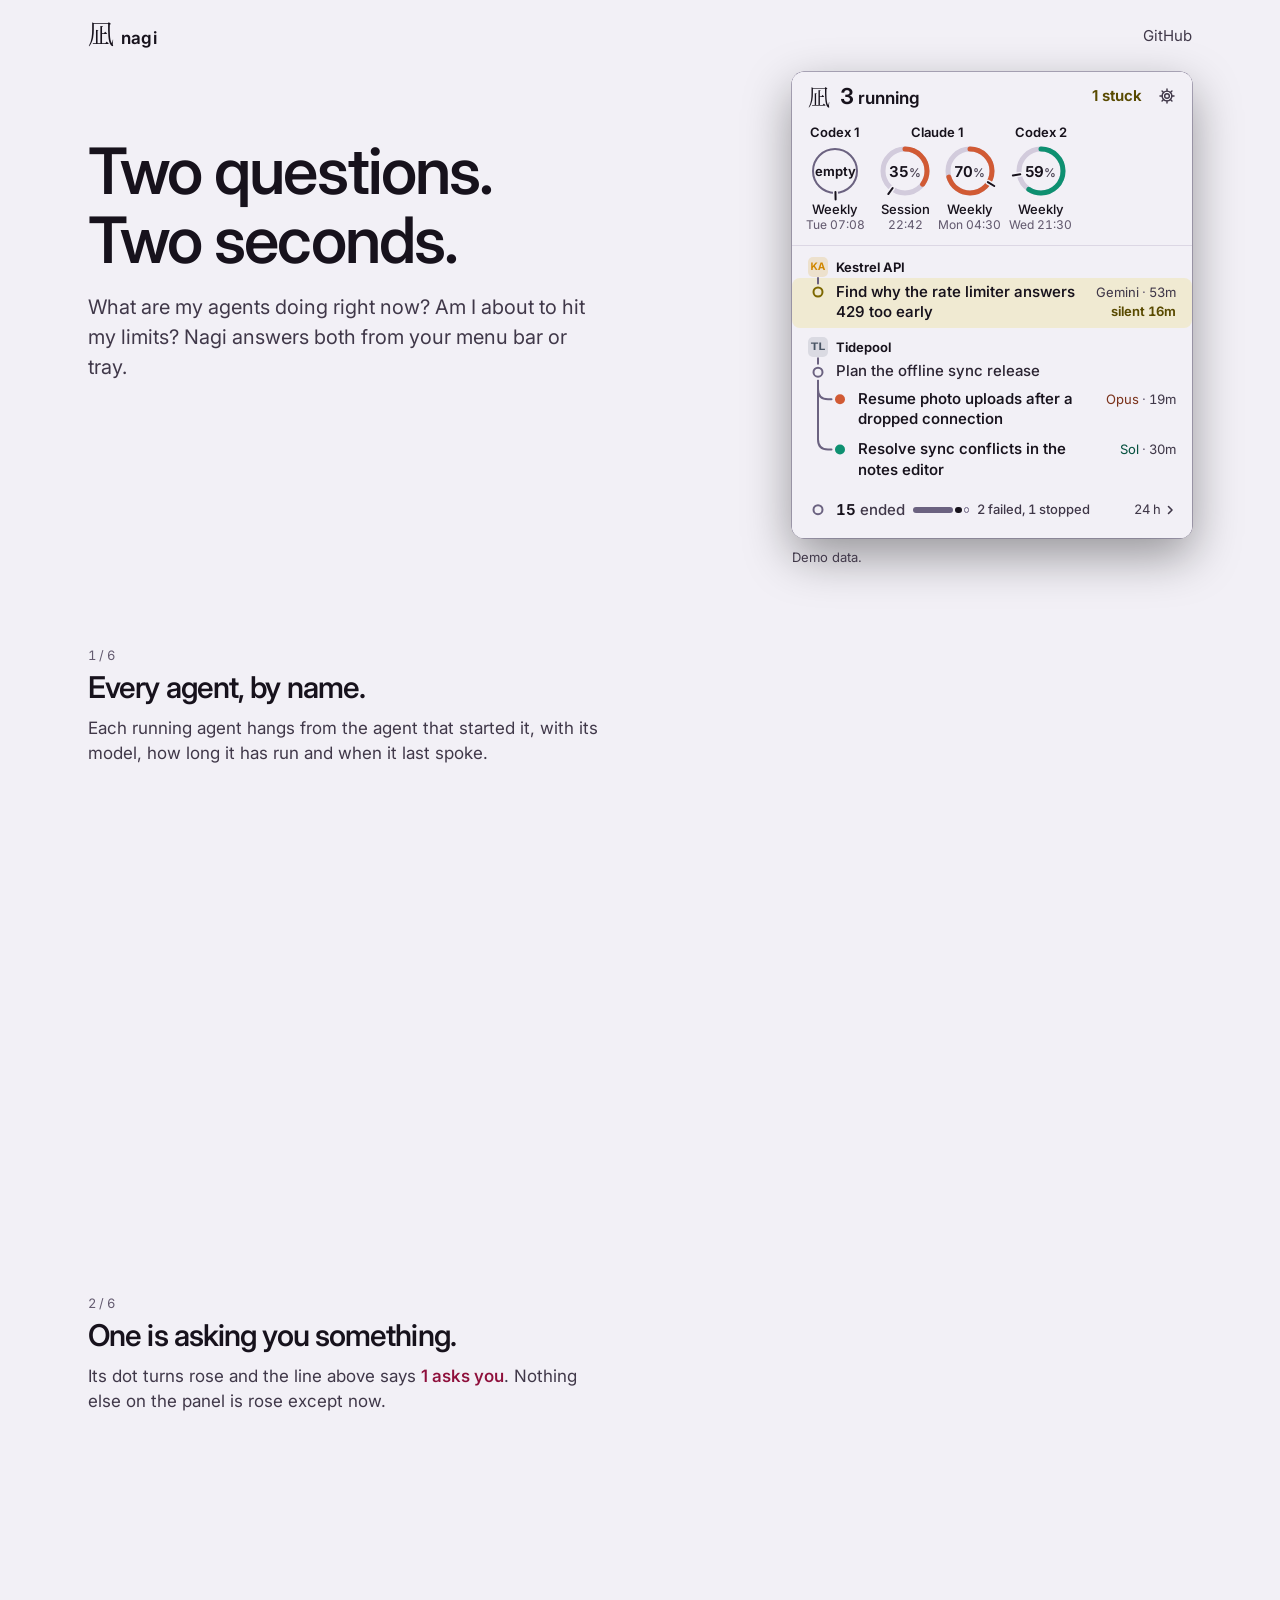
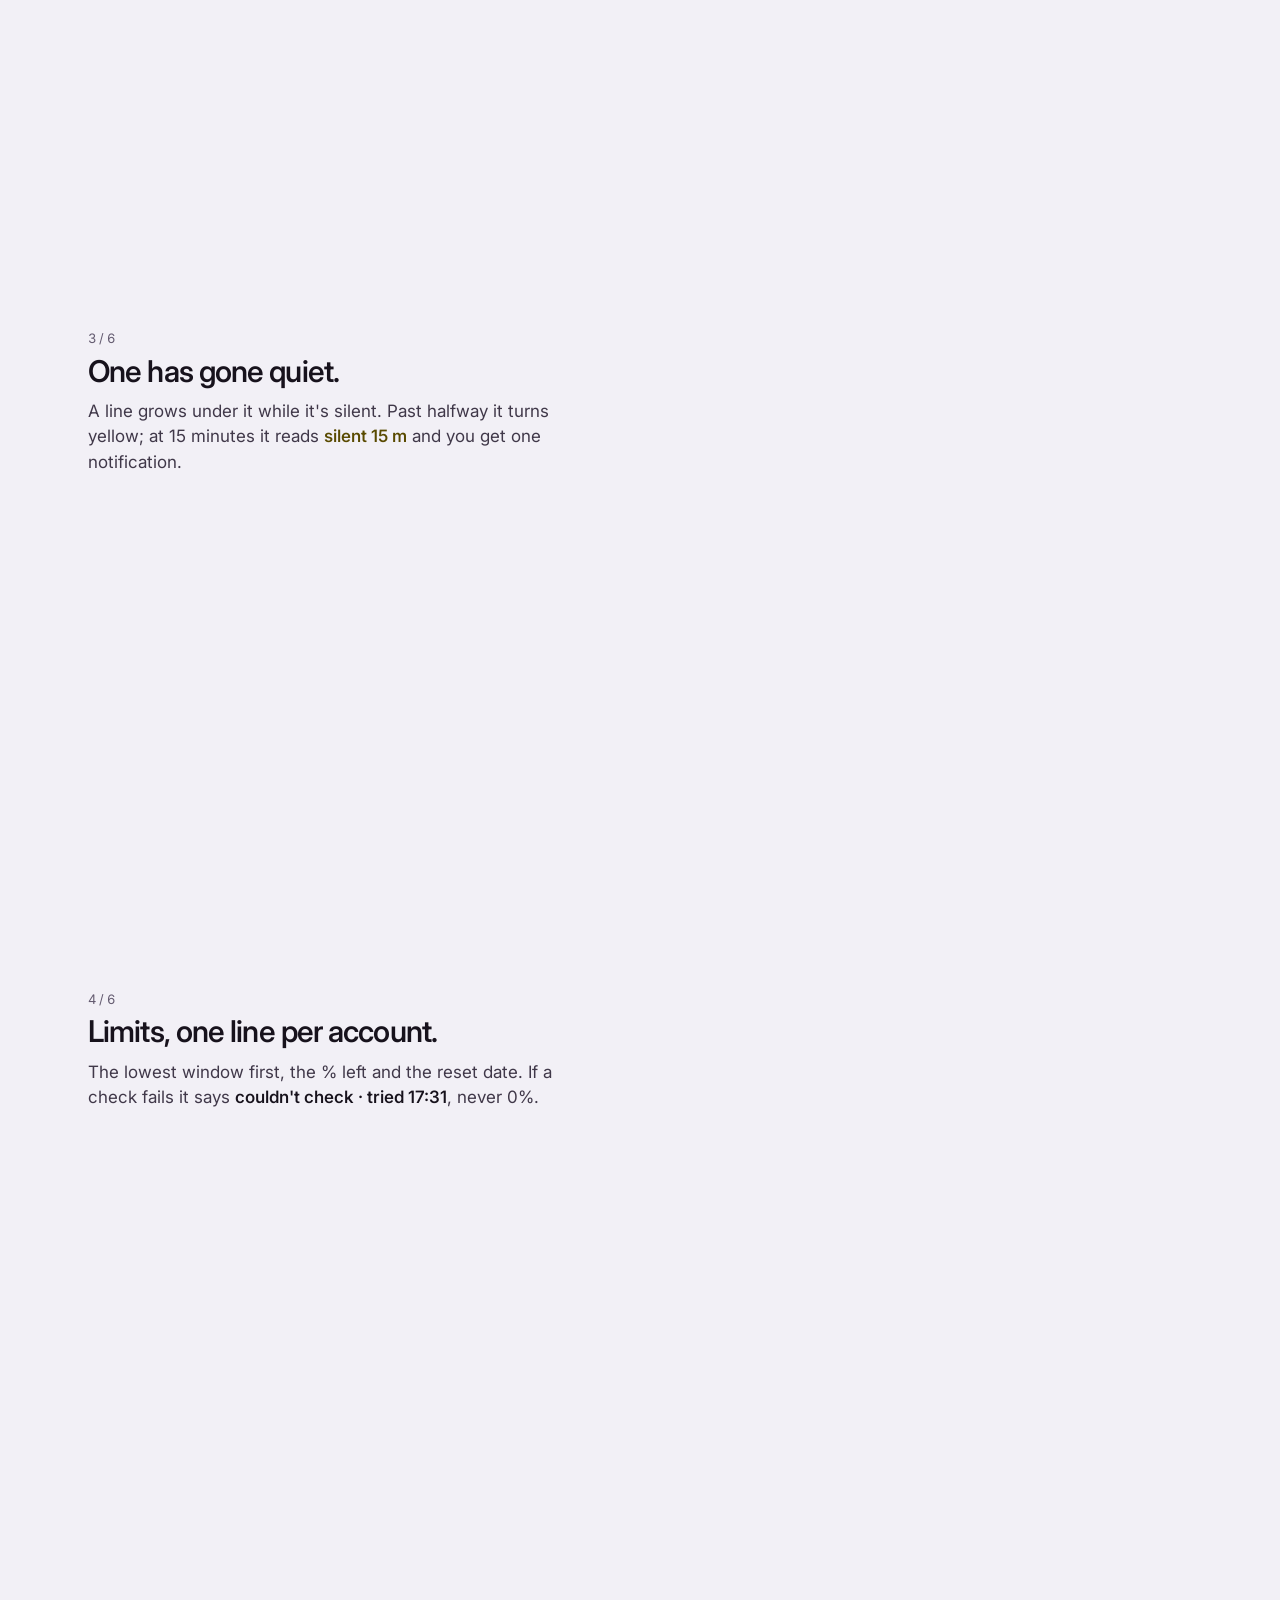
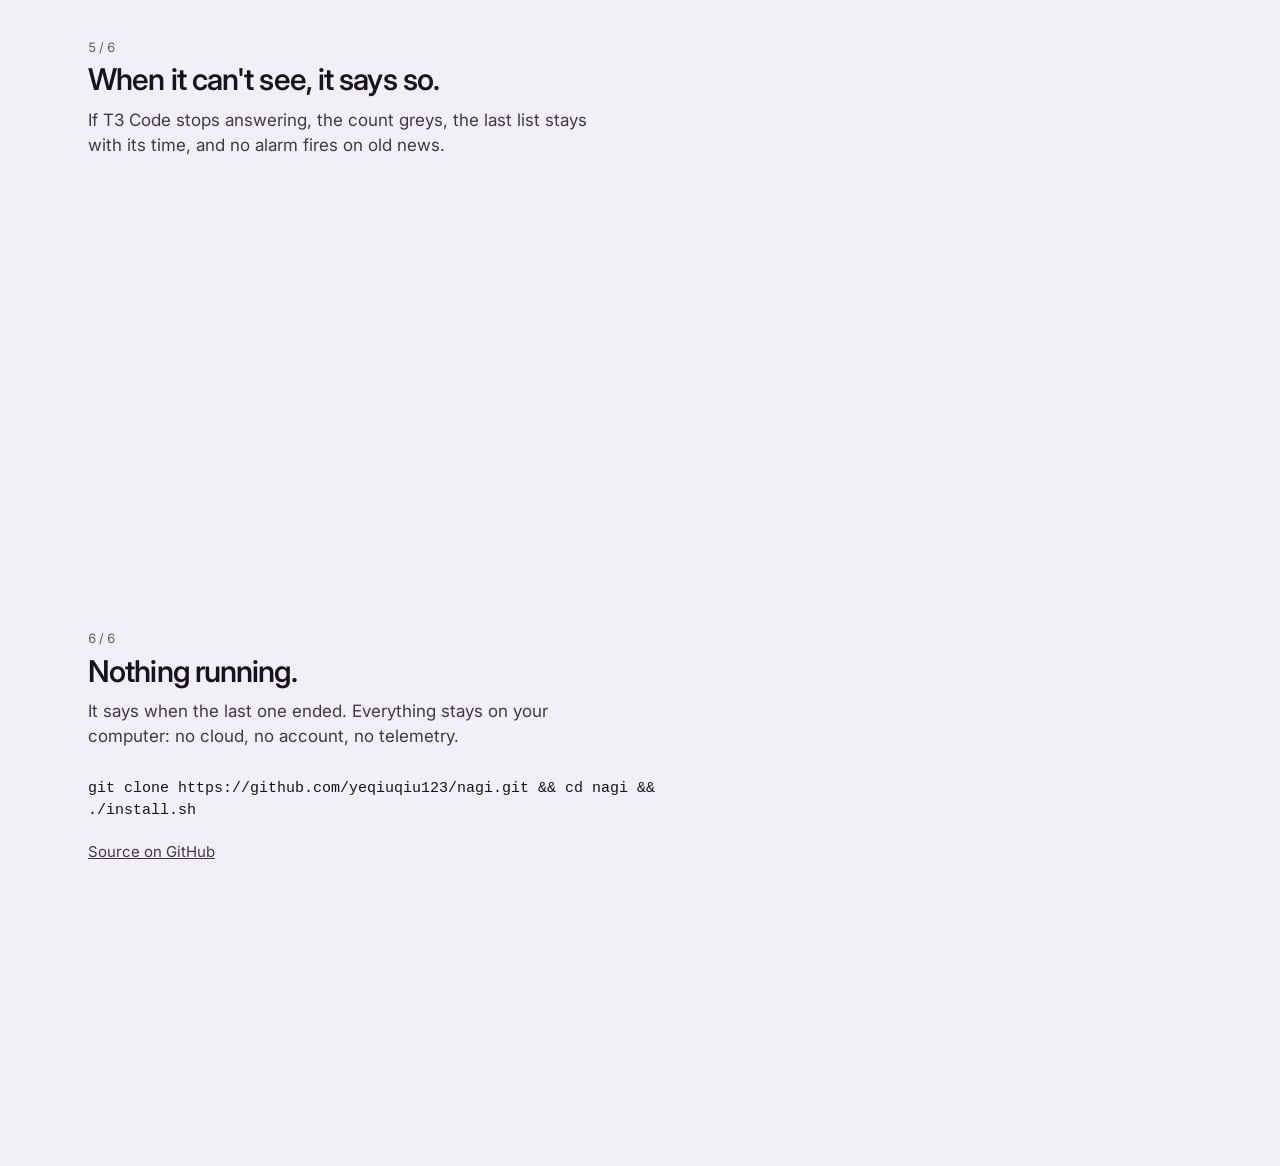
<file: design/site/concepts/2-seconds.html>
<!doctype html>
<html lang="en">
<head>
<meta charset="utf-8">
<meta name="viewport" content="width=device-width,initial-scale=1">
<meta name="color-scheme" content="dark light">
<title>Concept 2 · Two Seconds</title>
<link rel="stylesheet" href="shared.css">
<style>
  .page { max-width: 1200px; margin: 0 auto; padding: 0 48px 96px; }
  header { display: flex; align-items: center; justify-content: space-between; height: 72px; }
  header a.gh { font-size: 15px; color: var(--secondary); text-decoration: none; }
  .grid { display: grid; grid-template-columns: minmax(0, 1fr) 400px; gap: 96px; }
  .stick { position: sticky; top: 40px; align-self: start; }
  .demo-frame { border-radius: 12px; box-shadow: 0 0 0 .5px var(--stroke), 0 18px 48px rgb(0 0 0 / .38); }
  h1.display { font-size: 64px; margin-top: 64px; }
  .intro { color: var(--secondary); font-size: 20px; max-width: 26em; margin: 18px 0 0; }
  .cap { min-height: 72vh; display: flex; flex-direction: column; justify-content: center; }
  .cap .n { font-size: 13px; color: var(--tertiary); font-variant-numeric: tabular-nums; }
  .cap h2 { font-size: 30px; margin-top: 6px; }
  .cap p { color: var(--secondary); max-width: 30em; margin: 12px 0 0; }
  .cap q { quotes: none; color: var(--title); font-weight: 560; }
  .cap q.asks { color: var(--rose-text); } .cap q.stuck { color: var(--amber-text); }
  .act { margin-top: 28px; display: flex; gap: 18px; align-items: baseline; flex-wrap: wrap; }
  .cmd { color: var(--title); }
  .act a { color: var(--secondary); font-size: 15px; }
  @media (max-width: 900px) {
    .page { padding: 0 16px 72px; }
    .grid { grid-template-columns: 1fr; gap: 24px; }
    .stick { position: static; order: -1; }
    h1.display { font-size: 40px; margin-top: 24px; }
    .cap { min-height: 0; padding: 32px 0; border-top: 1px solid var(--hair); }
    .cmd { word-break: break-all; }
  }
</style>
</head>
<body>
<div class="page">
  <header><a class="mark" href="#"><span class="kanji" lang="ja">凪</span><span class="word">nagi</span></a><a class="gh" href="https://github.com/yeqiuqiu123/nagi">GitHub</a></header>
  <div class="grid">
    <div>
      <h1 class="display">Two questions. Two seconds.</h1>
      <p class="intro">What are my agents doing right now? Am I about to hit my limits? Nagi answers both from your menu bar or tray.</p>
      <div class="cap" data-scene="story"><span class="n">1 / 6</span><h2 class="display">Every agent, by name.</h2><p>Each running agent hangs from the agent that started it, with its model, how long it has run and when it last spoke.</p></div>
      <div class="cap" data-scene="asks"><span class="n">2 / 6</span><h2 class="display">One is asking you something.</h2><p>Its dot turns rose and the line above says <q class="asks">1 asks you</q>. Nothing else on the panel is rose except now.</p></div>
      <div class="cap" data-scene="stuck"><span class="n">3 / 6</span><h2 class="display">One has gone quiet.</h2><p>A line grows under it while it's silent. Past halfway it turns yellow; at 15 minutes it reads <q class="stuck">silent 15 m</q> and you get one notification.</p></div>
      <div class="cap" data-scene="limits"><span class="n">4 / 6</span><h2 class="display">Limits, one line per account.</h2><p>The lowest window first, the % left and the reset date. If a check fails it says <q>couldn't check · tried 17:31</q>, never 0%.</p></div>
      <div class="cap" data-scene="offline"><span class="n">5 / 6</span><h2 class="display">When it can't see, it says so.</h2><p>If T3 Code stops answering, the count greys, the last list stays with its time, and no alarm fires on old news.</p></div>
      <div class="cap" data-scene="quiet"><span class="n">6 / 6</span><h2 class="display">Nothing running.</h2><p>It says when the last one ended. Everything stays on your computer: no cloud, no account, no telemetry.</p>
        <div class="act"><code class="cmd">git clone https://github.com/yeqiuqiu123/nagi.git &amp;&amp; cd nagi &amp;&amp; ./install.sh</code><a href="https://github.com/yeqiuqiu123/nagi">Source on GitHub</a></div></div>
    </div>
    <div class="stick">
      <div class="demo" data-scene="still"><iframe class="demo-frame" id="frame" title="The Nagi panel running on demo data" data-src="../../../site/panel/"></iframe>
        <div class="demo-controls"><span>Demo data.</span></div></div>
    </div>
  </div>
</div>
<script src="../../../site/js/panel-embed.js"></script>
<script>
  // Each caption cuts the panel to its scene on the next frame, as the product changes state.
  const frame = document.getElementById('frame');
  const io = new IntersectionObserver((es) => es.forEach((e) => { if (e.isIntersecting) { try { frame.contentWindow.NagiDemo.setScene(e.target.dataset.scene === 'story' ? 'still' : e.target.dataset.scene); } catch {} } }), { rootMargin: '-45% 0px -45% 0px' });
  document.querySelectorAll('.cap').forEach((c) => io.observe(c));
</script>
</body>
</html>
</file>
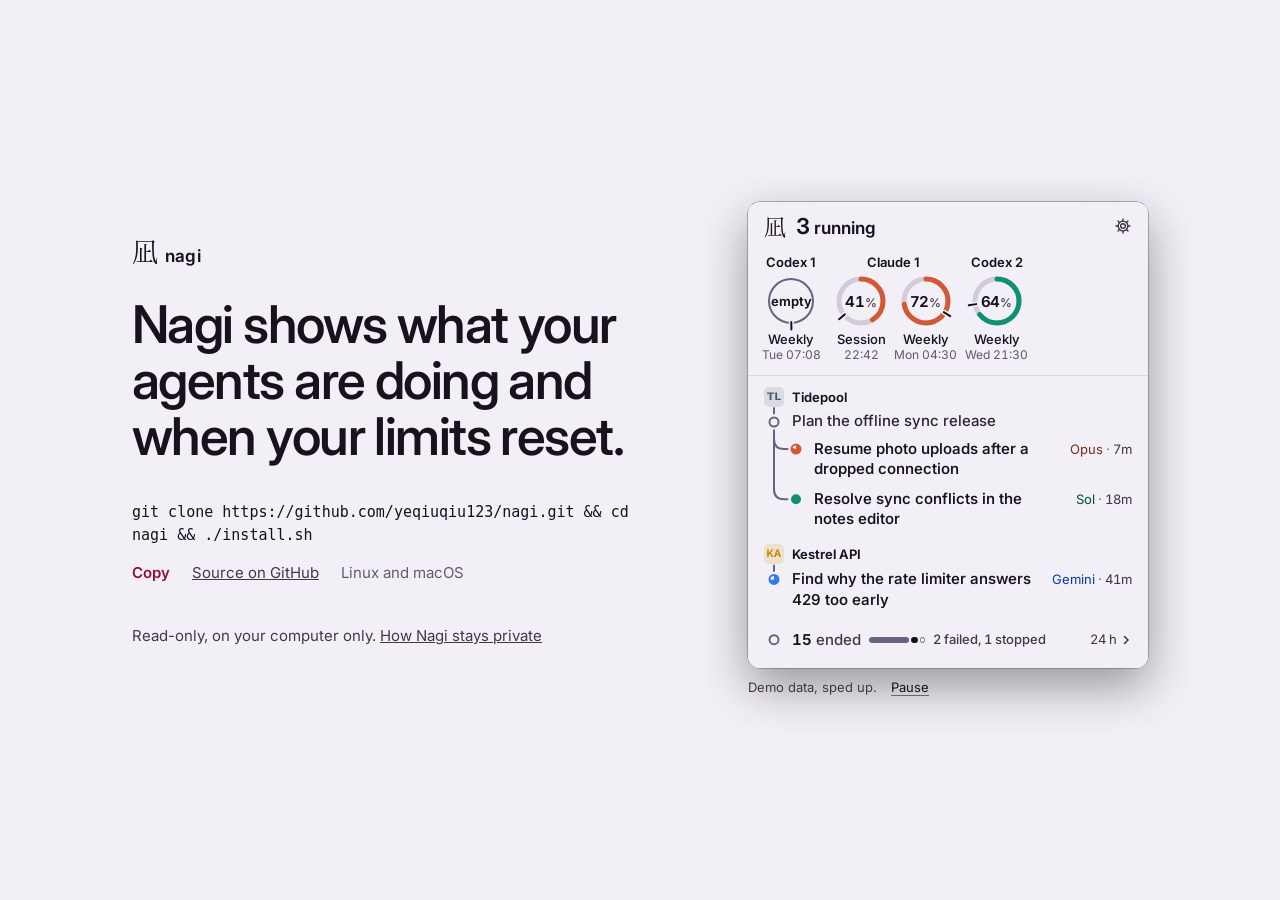
<file: design/site/concepts/3-object.html>
<!doctype html>
<html lang="en">
<head>
<meta charset="utf-8">
<meta name="viewport" content="width=device-width,initial-scale=1">
<meta name="color-scheme" content="dark light">
<title>Concept 3 · One Object</title>
<link rel="stylesheet" href="shared.css">
<style>
  .page { min-height: 100vh; display: grid; grid-template-columns: minmax(0, 520px) 400px; gap: 96px; align-content: center; justify-content: center; padding: 48px; }
  .demo-frame { border-radius: 12px; box-shadow: 0 0 0 .5px var(--stroke), 0 18px 48px rgb(0 0 0 / .38); }
  .left { align-self: center; }
  h1.display { font-size: 52px; margin-top: 28px; }
  .cmd { display: block; margin-top: 36px; color: var(--title); }
  .row { display: flex; gap: 22px; margin-top: 16px; font-size: 15px; align-items: baseline; flex-wrap: wrap; }
  .row button { font: inherit; background: none; border: 0; padding: 0; color: var(--rose-text); font-weight: 600; cursor: pointer; }
  .row a { color: var(--secondary); }
  .privacy { margin-top: 40px; color: var(--secondary); font-size: 15px; }
  @media (max-width: 900px) {
    .page { grid-template-columns: 1fr; gap: 32px; padding: 32px 16px; }
    h1.display { font-size: 36px; }
    .cmd { word-break: break-all; }
  }
</style>
</head>
<body>
<main class="page">
  <div class="left">
    <a class="mark" href="#"><span class="kanji" lang="ja">凪</span><span class="word">nagi</span></a>
    <h1 class="display">Nagi shows what your agents are doing and when your limits reset.</h1>
    <code class="cmd">git clone https://github.com/yeqiuqiu123/nagi.git &amp;&amp; cd nagi &amp;&amp; ./install.sh</code>
    <div class="row"><button type="button">Copy</button><a href="https://github.com/yeqiuqiu123/nagi">Source on GitHub</a><span class="tertiary">Linux and macOS</span></div>
    <p class="privacy">Read-only, on your computer only. <a href="#">How Nagi stays private</a></p>
  </div>
  <div class="demo" data-scene="story"><iframe class="demo-frame" title="The Nagi panel running on demo data" data-src="../../../site/panel/"></iframe>
    <div class="demo-controls"><span>Demo data, sped up.</span><button type="button" data-demo="toggle">Pause</button><button type="button" data-demo="replay" hidden>Replay</button></div></div>
</main>
<script src="../../../site/js/panel-embed.js"></script>
</body>
</html>
</file>
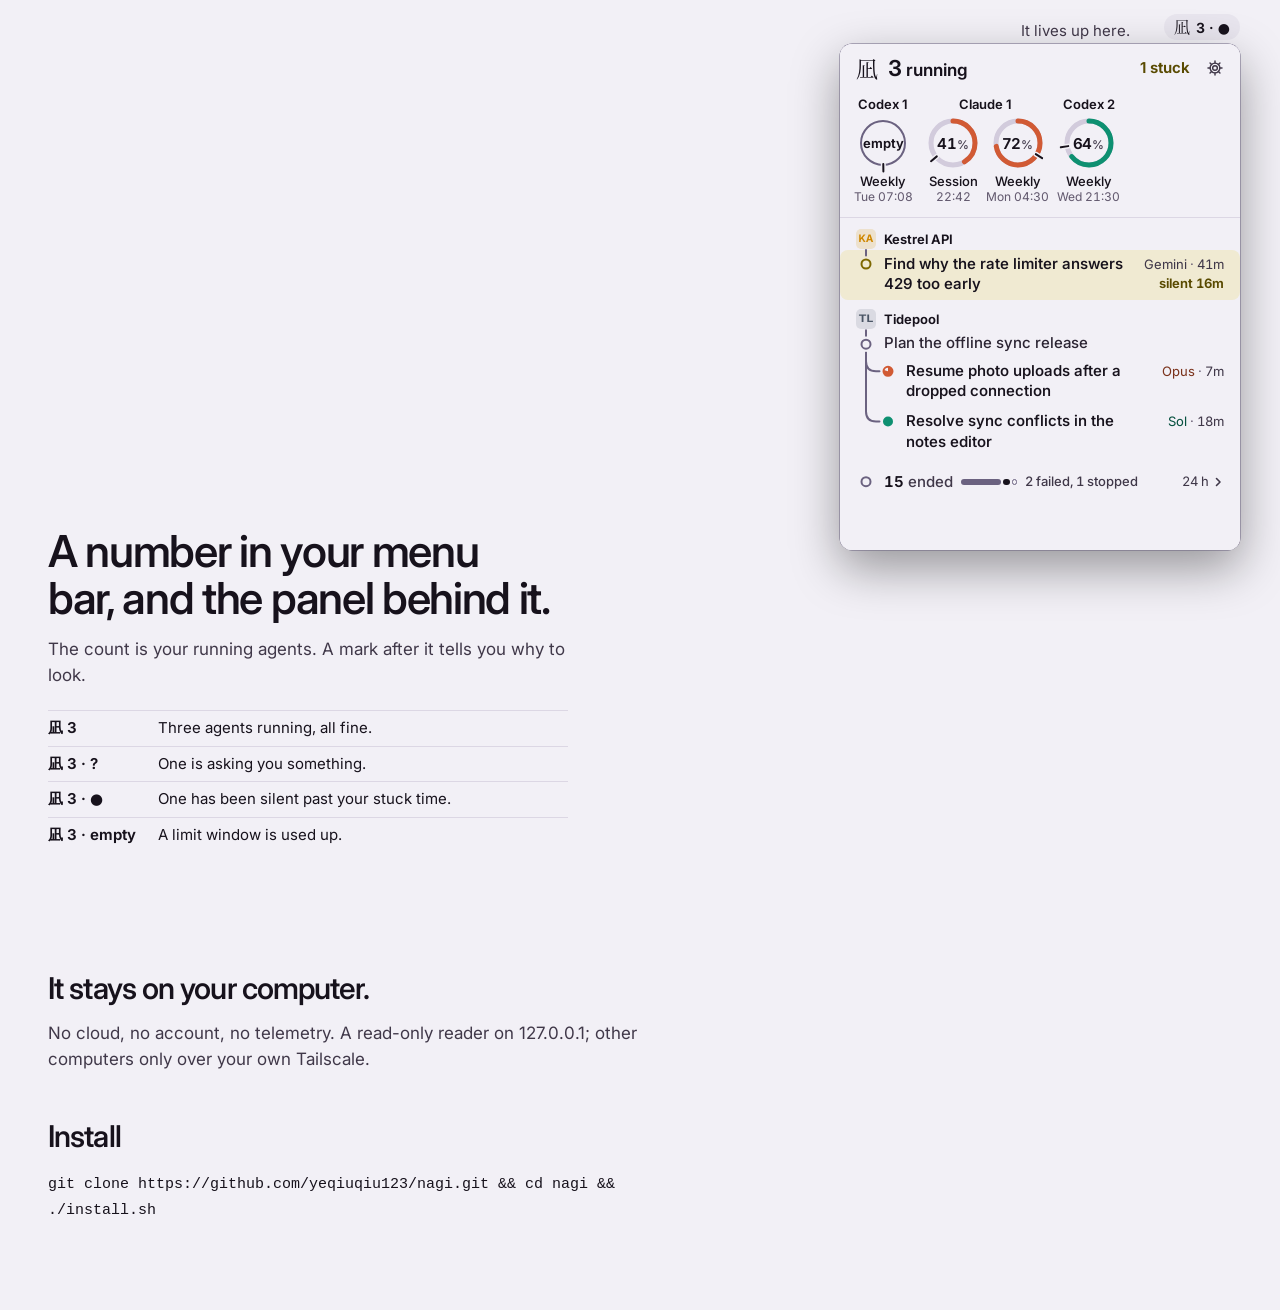
<file: design/site/concepts/4-in-place.html>
<!doctype html>
<html lang="en">
<head>
<meta charset="utf-8">
<meta name="viewport" content="width=device-width,initial-scale=1">
<meta name="color-scheme" content="dark light">
<title>Concept 4 · In Place</title>
<link rel="stylesheet" href="shared.css">
<style>
  .desk { position: relative; min-height: 100vh; }
  .tray { position: absolute; top: 14px; right: 40px; display: flex; flex-direction: column; align-items: flex-end; }
  .item { font: inherit; display: inline-flex; align-items: center; gap: 6px; height: 26px; padding: 0 10px; border: 0; border-radius: 13px; background: var(--hover); color: var(--title); font-weight: 650; font-size: 14px; cursor: pointer; font-variant-numeric: tabular-nums; }
  .item .k { font-family: "Nagi Mark", serif; font-size: 16px; font-weight: 400; }
  .hang { margin-top: 4px; }
  .demo-frame { border-radius: 12px; box-shadow: 0 0 0 .5px var(--stroke), 0 18px 48px rgb(0 0 0 / .38); }
  .here { position: absolute; top: 20px; right: 150px; font-size: 15px; color: var(--secondary); }
  .copy { position: absolute; left: 48px; bottom: 48px; max-width: 520px; }
  .copy h1 { font-size: 44px; }
  .copy p { color: var(--secondary); margin: 14px 0 0; }
  .legend { list-style: none; padding: 0; margin: 22px 0 0; font-size: 15px; }
  .legend li { display: grid; grid-template-columns: 110px 1fr; padding: 6px 0; border-top: 1px solid var(--hair); }
  .legend b { font-weight: 650; font-variant-numeric: tabular-nums; }
  .more { max-width: 640px; margin: 0 48px; padding: 72px 0; }
  .more h2 { font-size: 30px; } .more p { color: var(--secondary); }
  .cmd { color: var(--title); }
  @media (max-width: 900px) {
    .desk { min-height: 0; padding: 16px; }
    .tray { position: static; align-items: stretch; }
    .item { align-self: flex-end; }
    .here { position: static; text-align: right; margin: 6px 0; }
    .copy { position: static; margin-top: 32px; }
    .copy h1 { font-size: 34px; }
    .more { margin: 0 16px; }
    .cmd { word-break: break-all; }
  }
</style>
</head>
<body>
<main>
  <div class="desk">
    <span class="here">It lives up here.</span>
    <div class="tray">
      <button class="item" id="item" type="button" aria-expanded="true" aria-controls="hang"><span class="k" lang="ja">凪</span><span id="label">3 · ●</span></button>
      <div class="hang" id="hang"><div class="demo" data-scene="stuck"><iframe class="demo-frame" title="The Nagi panel running on demo data" data-src="../../../site/panel/"></iframe></div></div>
    </div>
    <div class="copy">
      <h1 class="display">A number in your menu bar, and the panel behind it.</h1>
      <p>The count is your running agents. A mark after it tells you why to look.</p>
      <ul class="legend">
        <li><b>凪 3</b><span>Three agents running, all fine.</span></li>
        <li><b>凪 3 · ?</b><span>One is asking you something.</span></li>
        <li><b>凪 3 · ●</b><span>One has been silent past your stuck time.</span></li>
        <li><b>凪 3 · empty</b><span>A limit window is used up.</span></li>
      </ul>
    </div>
  </div>
  <section class="more"><h2 class="display">It stays on your computer.</h2><p>No cloud, no account, no telemetry. A read-only reader on 127.0.0.1; other computers only over your own Tailscale.</p>
    <h2 class="display" style="margin-top:48px">Install</h2><p><code class="cmd">git clone https://github.com/yeqiuqiu123/nagi.git &amp;&amp; cd nagi &amp;&amp; ./install.sh</code></p></section>
</main>
<script src="../../../site/js/panel-embed.js"></script>
<script>
  const item = document.getElementById('item'); const hang = document.getElementById('hang');
  item.addEventListener('click', () => { hang.hidden = !hang.hidden; item.setAttribute('aria-expanded', String(!hang.hidden)); });
</script>
</body>
</html>
</file>
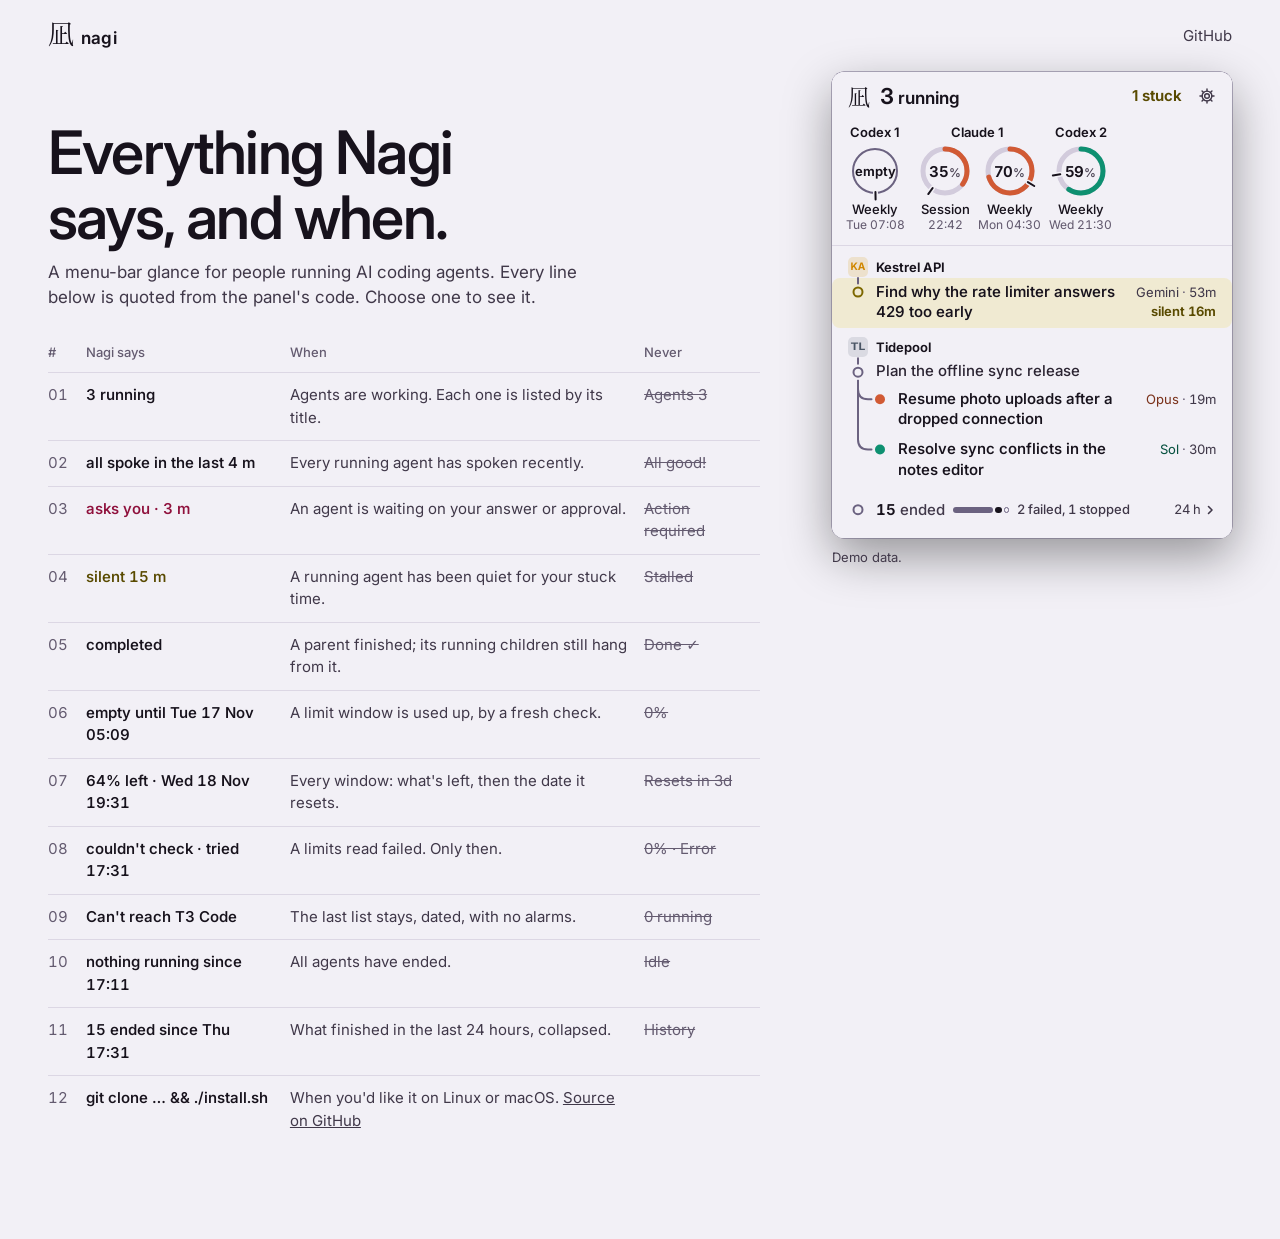
<file: design/site/concepts/5-says.html>
<!doctype html>
<html lang="en">
<head>
<meta charset="utf-8">
<meta name="viewport" content="width=device-width,initial-scale=1">
<meta name="color-scheme" content="dark light">
<title>Concept 5 · Everything It Says</title>
<link rel="stylesheet" href="shared.css">
<style>
  .page { max-width: 1280px; margin: 0 auto; padding: 0 48px 96px; }
  header { display: flex; align-items: center; justify-content: space-between; height: 72px; }
  .grid { display: grid; grid-template-columns: minmax(0, 1fr) 400px; gap: 72px; }
  .stick { position: sticky; top: 32px; align-self: start; }
  .demo-frame { border-radius: 12px; box-shadow: 0 0 0 .5px var(--stroke), 0 18px 48px rgb(0 0 0 / .38); }
  h1.display { font-size: 60px; margin: 48px 0 10px; }
  .intro { color: var(--secondary); margin: 0 0 32px; max-width: 34em; }
  table { width: 100%; border-collapse: collapse; font-size: 15px; }
  th { text-align: left; color: var(--tertiary); font-weight: 500; font-size: 13px; padding: 0 14px 10px 0; }
  td { border-top: 1px solid var(--hair); padding: 11px 14px 11px 0; vertical-align: top; color: var(--secondary); }
  td.n { color: var(--tertiary); font-variant-numeric: tabular-nums; width: 2.5em; }
  td.say { color: var(--title); font-weight: 560; font-variant-numeric: tabular-nums; }
  td.say.asks { color: var(--rose-text); } td.say.stuck { color: var(--amber-text); }
  td.never { color: var(--tertiary); text-decoration: line-through; }
  tr[data-scene] { cursor: default; }
  tr[data-scene]:hover td, tr[data-scene]:focus-within td { background: var(--hover); }
  tr button { all: unset; } tr button:focus-visible { outline: 2px solid var(--focus); outline-offset: 2px; border-radius: 3px; }
  .cmd { color: var(--title); }
  @media (max-width: 900px) {
    .page { padding: 0 16px 72px; } .grid { grid-template-columns: 1fr; gap: 24px; } .stick { position: static; }
    h1.display { font-size: 38px; margin-top: 24px; } td.never, th.never { display: none; } .cmd { word-break: break-all; }
  }
</style>
</head>
<body>
<div class="page">
  <header><a class="mark" href="#"><span class="kanji" lang="ja">凪</span><span class="word">nagi</span></a><a href="https://github.com/yeqiuqiu123/nagi" class="secondary" style="text-decoration:none;font-size:15px">GitHub</a></header>
  <div class="grid">
    <div>
      <h1 class="display">Everything Nagi says, and when.</h1>
      <p class="intro">A menu-bar glance for people running AI coding agents. Every line below is quoted from the panel's code. Choose one to see it.</p>
      <table>
        <thead><tr><th>#</th><th>Nagi says</th><th>When</th><th class="never">Never</th></tr></thead>
        <tbody>
          <tr data-scene="still"><td class="n">01</td><td class="say"><button>3 running</button></td><td>Agents are working. Each one is listed by its title.</td><td class="never">Agents 3</td></tr>
          <tr data-scene="still"><td class="n">02</td><td class="say"><button>all spoke in the last 4 m</button></td><td>Every running agent has spoken recently.</td><td class="never">All good!</td></tr>
          <tr data-scene="asks"><td class="n">03</td><td class="say asks"><button>asks you · 3 m</button></td><td>An agent is waiting on your answer or approval.</td><td class="never">Action required</td></tr>
          <tr data-scene="stuck"><td class="n">04</td><td class="say stuck"><button>silent 15 m</button></td><td>A running agent has been quiet for your stuck time.</td><td class="never">Stalled</td></tr>
          <tr data-scene="still"><td class="n">05</td><td class="say"><button>completed</button></td><td>A parent finished; its running children still hang from it.</td><td class="never">Done ✓</td></tr>
          <tr data-scene="still"><td class="n">06</td><td class="say"><button>empty until Tue 17 Nov 05:09</button></td><td>A limit window is used up, by a fresh check.</td><td class="never">0%</td></tr>
          <tr data-scene="still"><td class="n">07</td><td class="say"><button>64% left · Wed 18 Nov 19:31</button></td><td>Every window: what's left, then the date it resets.</td><td class="never">Resets in 3d</td></tr>
          <tr data-scene="limits"><td class="n">08</td><td class="say"><button>couldn't check · tried 17:31</button></td><td>A limits read failed. Only then.</td><td class="never">0% · Error</td></tr>
          <tr data-scene="offline"><td class="n">09</td><td class="say"><button>Can't reach T3 Code</button></td><td>The last list stays, dated, with no alarms.</td><td class="never">0 running</td></tr>
          <tr data-scene="quiet"><td class="n">10</td><td class="say"><button>nothing running since 17:11</button></td><td>All agents have ended.</td><td class="never">Idle</td></tr>
          <tr data-scene="still"><td class="n">11</td><td class="say"><button>15 ended since Thu 17:31</button></td><td>What finished in the last 24 hours, collapsed.</td><td class="never">History</td></tr>
          <tr><td class="n">12</td><td class="say">git clone … &amp;&amp; ./install.sh</td><td>When you'd like it on Linux or macOS. <a href="https://github.com/yeqiuqiu123/nagi">Source on GitHub</a></td><td class="never"></td></tr>
        </tbody>
      </table>
    </div>
    <div class="stick"><div class="demo" data-scene="still"><iframe class="demo-frame" id="frame" title="The Nagi panel running on demo data" data-src="../../../site/panel/"></iframe><div class="demo-controls"><span>Demo data.</span></div></div></div>
  </div>
</div>
<script src="../../../site/js/panel-embed.js"></script>
<script>
  const frame = document.getElementById('frame');
  document.querySelectorAll('tr[data-scene]').forEach((tr) => {
    const go = () => { try { frame.contentWindow.NagiDemo.setScene(tr.dataset.scene); } catch {} };
    tr.addEventListener('mouseenter', go); tr.addEventListener('focusin', go); tr.addEventListener('click', go);
  });
</script>
</body>
</html>
</file>
<file: site/panel/nagi-glance.css>
/* Nagi glance v3, "Soundings": a band of dials, a watch list with a status column, one
   Ended line and a source rail (design/v3/project-bar.md). */
@font-face { font-family: "Inter"; src: url("fonts/inter-opsz.woff2") format("woff2"); font-weight: 100 900; font-display: block; }
@font-face { font-family: "Nagi Mark"; src: url("fonts/nagi-glyph-serif.woff2") format("woff2"); font-display: block; }

:root {
  /* Night. Every text and stroke pair is measured against --bg, --hover, --wash and --sheet.
     These two blocks are Violet, the fallback before glance-theme.js paints the chosen theme
     on <html>; they must equal NagiTheme.THEMES.violet (tests/glance-theme.test.cjs). */
  --bg: #18131d; --sheet: #241d2b; --scrim: #0d0a10;
  --title: #f5f1f8; --title-context: #e2dbe9; --secondary: #cdc4d6; --tertiary: #a397b0;
  --stroke: #9486a3; --hair: #3a3142; --track: #463c50;
  --rose: #ff7aa5; --rose-text: #ff9dbb; --wash: #2a1b28; --amber: #e6c84a; --amber-text: #ecd27a; --wash-amber: #272118;
  /* Provider hues: word >= 7:1, arc and node >= 3:1 on --bg and --hover. */
  --pv-claude: #e2977f; --pv-claude-node: #d97757; --pv-codex: #13c197; --pv-codex-node: #10a37f; --pv-gemini: #7caaf7; --pv-gemini-node: #4285f4;
  /* Source chips (12 px, weight 700): >= 4.5:1 on their own tint. */
  --hx-t3: #f58ac0; --hx-codex: #13c197; --hx-claude: #e2977f;
  --focus: #cdc4d6; --hover: #211a27;
  --control: #2c2433; --control-border: #8b7f99; --control-text: #f5f1f8;
  /* Checks and deployments only: marks >= 3:1, words >= 7:1 on --bg and --hover. */
  --green: #3fc98a; --green-text: #6fdcaa; --red: #ff4d42; --red-text: #ff958c; --blue: #5b9dff; --blue-text: #8dbbff;
  /* Controls, never content: the switch that is on, the default button, selection. */
  --accent: #b59cf7; --accent-ink: #18131d;
  --default-btn: var(--accent); --default-btn-text: var(--accent-ink);
  color-scheme: dark;
}
@media (prefers-color-scheme: light) {
  :root {
    /* Day. */
    --bg: #f2f0f6; --sheet: #fbfafd; --scrim: #c9c4d3;
    --title: #17121c; --title-context: #2b2432; --secondary: #403849; --tertiary: #645b70;
    --stroke: #6b6280; --hair: #dcd7e4; --track: #d2cbdc;
    --rose: #c8235f; --rose-text: #8f103c; --wash: #efe0ea; --amber: #7d6800; --amber-text: #594a00; --wash-amber: #f0ead2;
    --pv-claude: #7b331c; --pv-claude-node: #d15a34; --pv-codex: #085240; --pv-codex-node: #0e9071; --pv-gemini: #0943a3; --pv-gemini-node: #317af3;
    --hx-t3: #8f1245; --hx-codex: #085240; --hx-claude: #7b331c;
    --focus: #403849; --hover: #e8e5ee;
    --control: #ffffff; --control-border: #847a97; --control-text: #17121c;
    --green: #16804f; --green-text: #0b5231; --red: #d92d20; --red-text: #8e1a13; --blue: #2f6fe0; --blue-text: #123f96;
    --accent: #6a45d1; --accent-ink: #ffffff;
    --default-btn: var(--accent); --default-btn-text: var(--accent-ink);
    color-scheme: light;
  }
}

html, body { margin: 0; height: 100%; overflow: hidden; background: var(--bg); color: var(--title); }
body {
  font-family: "Inter", system-ui, sans-serif; font-size: 15px; line-height: 1.34;
  -webkit-font-smoothing: antialiased; text-rendering: optimizeLegibility;
  cursor: default; -webkit-user-select: none; user-select: none;
}
button { font: inherit; color: inherit; cursor: default; }
ul { list-style: none; margin: 0; padding: 0; }
:focus { outline: none; }
:focus-visible { outline: 2px solid var(--focus); outline-offset: 2px; border-radius: 6px; }

.panel {
  --trunk-x: 26px; --x0: 44px;
  position: relative; display: flex; flex-direction: column; height: 100vh; min-width: 320px;
}
.pinned { position: relative; z-index: 2; flex: none; border-bottom: 1px solid var(--hair); }
.scroll { position: relative; z-index: 1; flex: 1 1 auto; min-height: 0; overflow-x: hidden; overflow-y: auto; overscroll-behavior: contain;
  /* Scrolling comes to rest on a line start, never slicing text. */
  scroll-snap-type: y proximity; scroll-padding-top: 8px; }
.proj-head, .row, .ended-btn, .eg, .problem { scroll-snap-align: start; }
.scroll-inner { position: relative; padding: 10px 0 10px; }
.panel[data-state="loading"] .pinned, .panel[data-state="loading"] .scroll, .panel[data-state="loading"] .rail { visibility: hidden; }
.sr { position: absolute; width: 1px; height: 1px; overflow: hidden; clip-path: inset(50%); white-space: nowrap; }
.nowrap { white-space: nowrap; }
.num, .val, .cell .d, .aside, .since, .status-sub, .ended-line, .ended-problems, .ended-span, .eg-meta, .dd-row, .dd-about, .src-count, .src-words, .number-field input { font-variant-numeric: tabular-nums; }

/* ---- Header: the count, and only what needs saying ---------------------------------------- */
.top { display: flex; align-items: center; gap: 10px; min-height: 48px; padding: 0 10px 0 16px; }
.kanji { flex: none; font-family: "Nagi Mark", serif; font-size: 22px; line-height: 1; font-weight: 400; color: var(--title); }
.status { display: flex; align-items: baseline; gap: 8px; min-width: 0; }
.headline { font-size: 17px; line-height: 1.3; font-weight: 620; color: var(--title); white-space: nowrap; }
.headline .num { font-size: 22px; font-weight: 650; font-variation-settings: "opsz" 28; letter-spacing: -.02em; }
.headline.dim, .headline.dim .num { color: var(--secondary); }
.headline.says { white-space: normal; }
.headline.calm { font-weight: 560; color: var(--secondary); }
.since { font-size: 13px; font-weight: 420; color: var(--secondary); white-space: nowrap; }
.flags { display: flex; flex-wrap: wrap; justify-content: flex-end; gap: 0 12px; margin-left: auto; }
.flag { padding: 4px 0; border: 0; border-radius: 4px; background: none; font-size: 15px; font-weight: 650; color: var(--title); white-space: nowrap; }
.flag.asks { color: var(--rose-text); }
.flag.stuck { color: var(--amber-text); }
.flag.quiet { font-size: 13px; font-weight: 560; color: var(--secondary); }
button.flag:hover { text-decoration: underline; text-decoration-thickness: 1.5px; text-underline-offset: 3px; }
.gear { flex: none; width: 30px; height: 30px; display: grid; place-items: center; padding: 0; border: 0; border-radius: 8px; background: transparent; color: var(--secondary); }
.flags:empty + .gear { margin-left: auto; }
.gear:hover { background: var(--hover); }
.gear svg { width: 18px; height: 18px; fill: none; stroke: currentColor; stroke-width: 1.6; stroke-linecap: round; }
.status-sub { margin: -6px 16px 10px 48px; font-size: 13px; line-height: 1.38; font-weight: 420; color: var(--secondary); }
.status-sub[hidden] { display: none; }

/* ---- Dials: one ring per limit window, set straight into the panel ------------------------ */
/* However many windows there are, the band never takes the list's room: past about two rows it scrolls. */
.dials { display: flex; flex-wrap: wrap; gap: 6px 4px; padding: 0 10px 8px; max-height: 36vh; overflow-y: auto; overscroll-behavior: contain; scroll-snap-type: y proximity; }
.dials > * { scroll-snap-align: start; }
.dials[hidden] { display: none; }
.acct { display: flex; flex-direction: column; align-items: center; gap: 5px; margin: 0; padding: 4px 2px 5px; border: 0; border-radius: 10px; background: transparent; }
.acct:hover, .acct.is-open { background: var(--hover); }
.acct:focus-visible { outline-offset: -2px; border-radius: 10px; }
.acct-name { font-size: 13px; line-height: 17px; font-weight: 620; color: var(--title); white-space: nowrap; }
.chips { display: inline-flex; gap: 4px; margin-top: 1px; }
.as-of { margin-top: -3px; font-size: 12px; line-height: 15px; font-weight: 420; color: var(--tertiary); white-space: nowrap; font-variant-numeric: tabular-nums; }
.cells { display: flex; gap: 2px; }
.cell { min-width: 62px; display: flex; flex-direction: column; align-items: center; font-size: 13px; line-height: 16px; white-space: nowrap; }
.cell .w { font-weight: 520; color: var(--title); }
/* Reset times sit back: smaller and in the quieter tone, so the % and window name lead. */
.cell .d { font-size: 12px; line-height: 15px; font-weight: 420; color: var(--tertiary); }
.cell.failed .w { font-weight: 480; letter-spacing: -.01em; }
.cell.absent .w, .cell.checking .w { font-weight: 480; color: var(--secondary); }
.dial { position: relative; width: 50px; height: 50px; margin-bottom: 5px; }
.dial svg { display: block; width: 50px; height: 50px; overflow: visible; }
.dial .track { fill: none; stroke: var(--track); stroke-width: 5; }
.dial .arc { fill: none; stroke: var(--secondary); stroke-width: 5; stroke-linecap: round; }
.dial[data-pv="claude"] .arc { stroke: var(--pv-claude-node); }
.dial[data-pv="codex"] .arc { stroke: var(--pv-codex-node); }
.dial[data-pv="gemini"] .arc { stroke: var(--pv-gemini-node); }
.cell.low .dial .arc { stroke: var(--amber); }
.cell.dated .dial .arc { stroke: var(--stroke); }
/* Drained, and unknown: two rings that can't be mistaken for each other or for a value. */
.cell.empty .track { stroke: var(--stroke); stroke-width: 2; }
.cell.failed .track { stroke: var(--stroke); stroke-width: 2; stroke-dasharray: 2 5; stroke-linecap: round; }
.cell.absent .track, .cell.checking .track { stroke: var(--stroke); stroke-width: 2; stroke-dasharray: .1 6.8; stroke-linecap: round; }
.dial .tick-halo { stroke: var(--bg); stroke-width: 5; stroke-linecap: round; }
.acct:hover .tick-halo, .acct.is-open .tick-halo { stroke: var(--hover); }
.dial .tick { stroke: var(--title); stroke-width: 2; stroke-linecap: round; }
.val { position: absolute; left: 0; right: 0; top: 50%; transform: translateY(-50%); text-align: center; line-height: 1; color: var(--title); }
.val b { font-size: 15px; font-weight: 650; letter-spacing: -.01em; }
.val small { font-size: 12px; font-weight: 500; color: var(--secondary); }
.cell.low .val b { color: var(--amber-text); }
.val.word { font-size: 13px; font-weight: 650; }
.cell.failed .val.word, .cell.absent .val.word, .cell.checking .val.word { font-size: 17px; font-weight: 600; color: var(--secondary); }
/* The chosen account's exact lines. */
.dial-detail { margin: 0 12px 10px; padding: 9px 12px 8px; border-radius: 10px; background: var(--hover); max-height: 24vh; overflow-y: auto; overscroll-behavior: contain; }
.dial-detail[hidden] { display: none; }
.dd-head { display: flex; align-items: baseline; justify-content: space-between; gap: 12px; margin-bottom: 3px; }
.dd-name { font-size: 15px; font-weight: 600; color: var(--title); }
.dd-about { font-size: 13px; font-weight: 420; color: var(--secondary); text-align: right; }
.dd-row { display: grid; grid-template-columns: 104px 74px 1fr; align-items: baseline; min-height: 22px; font-size: 13px; line-height: 1.38; font-weight: 420; color: var(--secondary); }
.dd-row.words { display: block; }
.dd-p b { font-size: 15px; font-weight: 640; color: var(--title); }
.dd-key { display: flex; align-items: center; gap: 8px; margin: 5px 0 0; font-size: 13px; line-height: 1.38; font-weight: 420; color: var(--secondary); }
.dd-key i { flex: none; width: 2px; height: 11px; border-radius: 1px; background: var(--title); }
.dial-note { margin: 0; padding: 0 16px 10px; font-size: 13px; line-height: 1.38; font-weight: 420; color: var(--secondary); }
.dial-note[hidden] { display: none; }

/* Source chips: an app's monogram, tinted. */
.chip { flex: none; box-sizing: border-box; display: inline-grid; place-items: center; min-width: 22px; height: 16px; padding: 0 4px; border-radius: 4px;
  font-size: 12px; line-height: 1; font-weight: 700; letter-spacing: .01em; font-variant-numeric: normal;
  color: var(--c, var(--secondary)); background: color-mix(in srgb, var(--c, var(--secondary)) 16%, var(--bg)); }
.hx-t3 { --c: var(--hx-t3); }
.hx-codex { --c: var(--hx-codex); }
.hx-claude { --c: var(--hx-claude); }

/* ---- Geometry: rails, branches and nodes, drawn above row fills ---------------------------- */
.geo { position: absolute; left: 0; top: 0; z-index: 1; pointer-events: none; overflow: visible; }
.geo .branch { fill: none; stroke: var(--stroke); stroke-width: 2; stroke-linecap: round; stroke-linejoin: round; }
.geo circle { transform-box: fill-box; transform-origin: center; }
.geo .n-running { fill: var(--title); }
.geo .n-asks { fill: var(--rose); }
.geo .n-ring, .geo .n-pending { fill: none; stroke: var(--stroke); stroke-width: 2; }
.geo .n-running.pv-claude { fill: var(--pv-claude-node); }
.geo .n-running.pv-codex { fill: var(--pv-codex-node); }
.geo .n-running.pv-gemini { fill: var(--pv-gemini-node); }
.geo .n-pending.pv-claude { stroke: var(--pv-claude-node); }
.geo .n-pending.pv-codex { stroke: var(--pv-codex-node); }
.geo .n-pending.pv-gemini { stroke: var(--pv-gemini-node); }
/* Silence drains a running node like a timer; past halfway it turns yellow; stuck is an empty ring. */
.geo .n-rim { fill: none; stroke: var(--title); stroke-width: 2; }
.geo .n-wedge { fill: var(--title); }
.geo .n-rim.pv-claude { stroke: var(--pv-claude-node); } .geo .n-wedge.pv-claude { fill: var(--pv-claude-node); }
.geo .n-rim.pv-codex { stroke: var(--pv-codex-node); } .geo .n-wedge.pv-codex { fill: var(--pv-codex-node); }
.geo .n-rim.pv-gemini { stroke: var(--pv-gemini-node); } .geo .n-wedge.pv-gemini { fill: var(--pv-gemini-node); }
.geo .n-rim.late { stroke: var(--amber); } .geo .n-wedge.late { fill: var(--amber); }

/* ---- The watch list --------------------------------------------------------------------- */
/* An empty list: a quiet mark and a few words; the sentence opens beneath it. */
.say { display: flex; align-items: center; gap: 10px; width: 100%; box-sizing: border-box; margin: 0; padding: 5px 16px; border: 0; border-radius: 8px; background: none; text-align: left; font-size: 15px; font-weight: 500; color: var(--secondary); }
button.say:hover { background: var(--hover); }
button.say:focus-visible { outline-offset: -2px; }
.glyph { flex: none; width: 18px; height: 18px; color: var(--tertiary); }
.say .glyph { width: 20px; height: 20px; }
.say-detail { margin: 0; padding: 0 16px 4px 46px; font-size: 13px; line-height: 1.4; font-weight: 420; color: var(--secondary); }
.say-detail[hidden] { display: none; }
.note-line { margin: 6px 0 0; padding: 1px 16px; font-size: 13px; line-height: 1.38; font-weight: 420; color: var(--secondary); }
.setup-call { margin: 10px 0 4px; padding: 0 16px; }
.project + .project { margin-top: 8px; }
/* T3 project icons head each project's rail: 20 px, 25% radius, over an opaque --bg base. */
.pi { position: absolute; z-index: 2; left: calc(var(--trunk-x) - 10px); top: 1px; width: 20px; height: 20px; box-sizing: border-box;
  display: grid; place-items: center; overflow: hidden; border-radius: 25%; background: var(--bg); }
.pi-mono { background: color-mix(in srgb, currentColor 14%, var(--bg)); }
.pi-mono svg { width: 20px; height: 20px; display: block; font-family: "Inter", system-ui, sans-serif; }
.pi-lucide svg { width: 16px; height: 16px; display: block; }
.pi-image img { width: 20px; height: 20px; display: block; object-fit: contain; border-radius: 25%; }
.pi-emoji { font-size: 15px; line-height: 20px; text-align: center; }
/* T3's project icon colours: Tailwind 4.3.3 <name>-400 at night, <name>-600 by day (projectIconColors.ts). */
.pi-gray { color: oklch(70.7% 0.022 261.325); }
.pi-red { color: oklch(70.4% 0.191 22.216); }
.pi-orange { color: oklch(75% 0.183 55.934); }
.pi-amber { color: oklch(82.8% 0.189 84.429); }
.pi-yellow { color: oklch(85.2% 0.199 91.936); }
.pi-lime { color: oklch(84.1% 0.238 128.85); }
.pi-green { color: oklch(79.2% 0.209 151.711); }
.pi-emerald { color: oklch(76.5% 0.177 163.223); }
.pi-teal { color: oklch(77.7% 0.152 181.912); }
.pi-cyan { color: oklch(78.9% 0.154 211.53); }
.pi-sky { color: oklch(74.6% 0.16 232.661); }
.pi-blue { color: oklch(70.7% 0.165 254.624); }
.pi-indigo { color: oklch(67.3% 0.182 276.935); }
.pi-violet { color: oklch(70.2% 0.183 293.541); }
.pi-purple { color: oklch(71.4% 0.203 305.504); }
.pi-fuchsia { color: oklch(74% 0.238 322.16); }
.pi-pink { color: oklch(71.8% 0.202 349.761); }
.pi-rose { color: oklch(71.2% 0.194 13.428); }
/* By day, as the theme script resolves it (data-scheme on <html>), not as the system says. */
:root[data-scheme="light"] .pi-gray { color: oklch(44.6% 0.03 256.802); }
:root[data-scheme="light"] .pi-red { color: oklch(57.7% 0.245 27.325); }
:root[data-scheme="light"] .pi-orange { color: oklch(64.6% 0.222 41.116); }
:root[data-scheme="light"] .pi-amber { color: oklch(66.6% 0.179 58.318); }
:root[data-scheme="light"] .pi-yellow { color: oklch(68.1% 0.162 75.834); }
:root[data-scheme="light"] .pi-lime { color: oklch(64.8% 0.2 131.684); }
:root[data-scheme="light"] .pi-green { color: oklch(62.7% 0.194 149.214); }
:root[data-scheme="light"] .pi-emerald { color: oklch(59.6% 0.145 163.225); }
:root[data-scheme="light"] .pi-teal { color: oklch(60% 0.118 184.704); }
:root[data-scheme="light"] .pi-cyan { color: oklch(60.9% 0.126 221.723); }
:root[data-scheme="light"] .pi-sky { color: oklch(58.8% 0.158 241.966); }
:root[data-scheme="light"] .pi-blue { color: oklch(54.6% 0.245 262.881); }
:root[data-scheme="light"] .pi-indigo { color: oklch(51.1% 0.262 276.966); }
:root[data-scheme="light"] .pi-violet { color: oklch(54.1% 0.281 293.009); }
:root[data-scheme="light"] .pi-purple { color: oklch(55.8% 0.288 302.321); }
:root[data-scheme="light"] .pi-fuchsia { color: oklch(59.1% 0.293 322.896); }
:root[data-scheme="light"] .pi-pink { color: oklch(59.2% 0.249 0.584); }
:root[data-scheme="light"] .pi-rose { color: oklch(58.6% 0.253 17.585); }


.proj-head { position: relative; display: flex; align-items: center; gap: 8px; padding: 0 16px 0 var(--x0); min-height: 22px; }
.proj-name { flex: 1; min-width: 0; font-size: 13px; line-height: 20px; font-weight: 650; color: var(--title); overflow-wrap: anywhere; }
.row { position: relative; display: grid; grid-template-columns: minmax(0, 1fr) auto; column-gap: 12px; padding: 4px 16px 6px var(--tx); color: inherit; text-decoration: none; border-radius: 8px; }
.d1 > .row { --tx: 44px; --nx: 26px; }
.d2 > .row { --tx: 66px; --nx: 48px; }
.d3 > .row { --tx: 88px; --nx: 70px; }
.row:hover { background: var(--hover); }
.row:focus-visible { outline-offset: -2px; border-radius: 8px; }
.node { position: absolute; left: calc(var(--nx) - 5px); top: 9px; width: 10px; height: 10px; }
.title { font-size: 15px; line-height: 1.34; font-weight: 560; color: var(--title); overflow-wrap: anywhere; }
.prefix { color: var(--tertiary); }
/* The status column: model and run time; a second line only when there is something to say. */
.aside { text-align: right; font-size: 13px; line-height: 20px; font-weight: 420; color: var(--secondary); white-space: nowrap; }
.aside .sep { color: var(--tertiary); }
.model.pv-claude { color: var(--pv-claude); }
.model.pv-codex { color: var(--pv-codex); }
.model.pv-gemini { color: var(--pv-gemini); }
.note { display: block; line-height: 18px; }
.note.asks { font-weight: 650; color: var(--rose-text); }
.note.stuck { font-weight: 650; color: var(--amber-text); }
/* A parent kept for context recedes: one line, lighter, no status. */
.row.parent { padding-top: 3px; padding-bottom: 4px; }
.parent .title { font-weight: 500; color: var(--title-context); }
.is-dated .title { color: var(--title-context); }
/* The rows that need you are washed, rose for asks you and yellow for stuck, and wear no other hue. */
.row.is-asks, .row.is-asks:hover { background: var(--wash); }
.row.is-stuck, .row.is-stuck:hover { background: var(--wash-amber); }
.row.is-asks .model, .row.is-stuck .model { color: var(--secondary); }

/* ---- Ended: one line and an outcome bar ---------------------------------------------------- */
.ended { margin-top: 8px; }
.ended[hidden] { display: none; }
.ended-btn { position: relative; display: flex; align-items: center; gap: 8px; width: 100%; box-sizing: border-box; margin: 0; padding: 6px 16px 6px var(--x0); border: 0; border-radius: 8px; background: transparent; text-align: left; }
.ended-btn:hover { background: var(--hover); }
.ended-btn:focus-visible { outline-offset: -2px; }
.ended-btn .node { left: calc(var(--trunk-x) - 5px); top: 50%; margin-top: -5px; }
.ended-line { font-size: 15px; font-weight: 500; color: var(--secondary); white-space: nowrap; }
.ended-line b { font-weight: 650; color: var(--title); }
/* Done is solid and quiet, failed solid and strong, stopped hollow: three shapes, no hue. */
.obar { flex: none; display: inline-flex; gap: 2px; width: 56px; height: 6px; }
.obar i { display: block; flex: 1 1 0; min-width: 4px; height: 6px; box-sizing: border-box; border-radius: 3px; background: var(--stroke); }
.obar i.failed { background: var(--title); }
.obar i.stopped { background: none; border: 1.5px solid var(--stroke); }
.ended-problems { font-size: 13px; font-weight: 500; color: var(--secondary); white-space: nowrap; }
/* Counts named beside the headline may run long with many sources: they wrap, the chevron stays. */
.ended-more { flex: 1 1 0; min-width: 0; font-size: 13px; font-weight: 500; color: var(--secondary); font-variant-numeric: tabular-nums; }
.ended-span { margin-left: auto; display: inline-flex; align-items: center; gap: 3px; font-size: 13px; font-weight: 420; color: var(--secondary); white-space: nowrap; }
.chev { width: 12px; height: 12px; fill: none; stroke: var(--secondary); stroke-width: 1.6; stroke-linecap: round; stroke-linejoin: round; }
.ended-btn[aria-expanded="true"] .chev { transform: rotate(90deg); }
.ended-list { padding: 4px 0 0; }
.eg-group + .eg-group { margin-top: 6px; }
.eg { position: relative; display: flex; flex-wrap: wrap; align-items: center; column-gap: 8px; padding: 2px 16px 2px var(--x0); }
.eg .pi { top: 3px; }
.eg-name { font-size: 13px; line-height: 20px; font-weight: 650; color: var(--title); overflow-wrap: anywhere; }
.eg-meta { flex-basis: 100%; font-size: 13px; line-height: 1.38; font-weight: 420; color: var(--secondary); }
.problem { position: relative; display: grid; grid-template-columns: minmax(0, 1fr) auto; column-gap: 12px; padding: 4px 16px 5px var(--x0); color: inherit; text-decoration: none; border-radius: 8px; --nx: 26px; }
.problem:hover { background: var(--hover); }
.problem:focus-visible { outline-offset: -2px; }
.problem .title { font-weight: 500; }

/* ---- Sources rail: a chip per source, words only for an exception --------------------------- */
.rail { flex: none; padding: 7px 12px 8px; border-top: 1px solid var(--hair); }
.rail[hidden] { display: none; }
.srcs { display: flex; flex-wrap: wrap; align-items: center; gap: 2px 8px; }
.src { display: inline-flex; align-items: center; gap: 6px; min-height: 24px; margin: 0; padding: 0 4px; border: 0; border-radius: 6px; background: none; font-size: 13px; font-weight: 420; color: var(--secondary); white-space: nowrap; }
button.src:hover, button.src.is-open { background: var(--hover); }
.src-count { font-weight: 650; color: var(--title); }
.src .glyph { width: 15px; height: 15px; margin-right: -2px; }
.src.down .glyph { color: var(--title); }
.src.down .src-words { font-weight: 560; color: var(--title); }
.rail-detail { margin: 0 4px 6px; font-size: 13px; line-height: 1.4; font-weight: 420; color: var(--secondary); }
.rail-detail b { font-weight: 600; color: var(--title); }

/* ---- Settings: a macOS sheet attached under the header ------------------------------------- */
.sheet-layer { position: absolute; inset: 0; z-index: 5; }
.sheet-layer[hidden] { display: none; }
.scrim { position: absolute; inset: 0; background: var(--scrim); opacity: 0; }
.sheet {
  position: absolute; left: 12px; right: 12px; top: 8px; padding: 16px 16px 14px; border-radius: 12px; background: var(--sheet);
  box-shadow: 0 0 0 .5px var(--stroke), 0 18px 48px rgb(0 0 0 / .38);
  opacity: 0; transform: translateY(-12px);
}
.sheet-layer[data-open="true"] .scrim { opacity: .62; }
.sheet-layer[data-open="true"] .sheet { opacity: 1; transform: none; }
/* The sheet's open and close transitions live in glance-sheet.css (occasional). */
.sheet h2 { margin: 0; font-size: 17px; font-weight: 650; color: var(--title); }
.sheet-lede { margin: 2px 0 12px; font-size: 13px; line-height: 1.4; font-weight: 420; color: var(--secondary); }
.sheet-error { margin: -4px 0 10px; font-size: 13px; line-height: 1.4; font-weight: 560; color: var(--title); }
.sheet-error[hidden] { display: none; }
/* Grouped rows, as in System Settings: one decision per row. */
.group { margin: 0 0 10px; padding: 0 12px; border-radius: 10px; background: var(--control); }
.field { display: grid; grid-template-columns: 1fr auto; column-gap: 12px; align-items: center; padding: 10px 0; }
.field + .field { border-top: 1px solid var(--hair); }
.field label, .field-label { font-size: 15px; font-weight: 520; color: var(--title); }
.number-field { display: inline-flex; align-items: baseline; gap: 8px; }
.number-field input {
  width: 52px; height: 26px; box-sizing: border-box; padding: 0 8px; border: 1px solid var(--control-border); border-radius: 6px;
  background: var(--sheet); color: var(--control-text); font: inherit; font-size: 15px; text-align: right;
  -webkit-user-select: text; user-select: text;
}
.number-field input:focus-visible { outline: 2px solid var(--focus); outline-offset: 1px; border-radius: 6px; }
.number-field input::selection { background: color-mix(in srgb, var(--accent) 32%, var(--sheet)); color: var(--title); }
.number-field input:disabled { color: var(--secondary); border-color: var(--hair); }
.unit { min-width: 50px; font-size: 13px; font-weight: 420; color: var(--secondary); }
.help { grid-column: 1 / -1; margin: 5px 0 0; font-size: 13px; line-height: 1.4; font-weight: 420; color: var(--secondary); }
.clamped { grid-column: 1 / -1; margin: 4px 0 0; font-size: 13px; line-height: 1.4; font-weight: 560; color: var(--title); }
.clamped[hidden] { display: none; }
.sheet-actions { display: flex; align-items: center; gap: 8px; margin-top: 12px; }
.sheet-actions .grow { flex: 1; }
.btn { height: 28px; padding: 0 12px; border: 1px solid var(--control-border); border-radius: 7px; background: var(--control); color: var(--control-text); font-size: 13px; font-weight: 560; white-space: nowrap; }
.btn.default { border-color: var(--default-btn); background: var(--default-btn); color: var(--default-btn-text); }
.btn.default:disabled { border-color: var(--control-border); background: var(--control); color: var(--tertiary); }
.group .btn { background: var(--sheet); }
/* The low-limit alert is a switch, as macOS draws one. */
.check-label { display: inline-flex; align-items: center; gap: 10px; }
.check-label input { -webkit-appearance: none; appearance: none; flex: none; position: relative; margin: 0; width: 32px; height: 20px; border-radius: 10px; background: var(--control-border); }
.check-label input::after { content: ""; position: absolute; left: 2px; top: 2px; width: 16px; height: 16px; border-radius: 50%; background: var(--sheet); }
.check-label input:checked { background: var(--accent); }
.check-label input:checked::after { left: 14px; }
.check-label input:focus-visible { outline: 2px solid var(--focus); outline-offset: 2px; border-radius: 10px; }

/* ---- Setup sheet and Settings → Sources ----------------------------------------------------- */
.setup-sheet { max-height: calc(100% - 16px); overflow-y: auto; box-sizing: border-box; }
.setup-step { display: flex; align-items: center; gap: 10px; margin: 0 0 8px; min-height: 16px; font-size: 13px; font-weight: 420; color: var(--secondary); }
.pips { display: inline-flex; gap: 4px; }
.pips i { display: block; width: 18px; height: 4px; border-radius: 2px; background: var(--hair); }
.pips i.on { background: var(--accent); }
.setup-sheet h2:focus, .setup-sheet h2:focus-visible { outline: none; } /* a reading point for screen readers, never a tab stop */
.choices, .source-rows { margin: 0 0 10px; padding: 0 12px; border-radius: 10px; background: var(--control); }
.choice, .source-row, .target-row, .summary-row { display: grid; column-gap: 10px; padding: 10px 0; }
.choice + .choice, .source-row + .source-row, .target-row + .target-row, .summary-row + .summary-row { border-top: 1px solid var(--hair); }
.choice { grid-template-columns: 28px 1fr auto; align-items: center; }
.choice > input { grid-column: 3; grid-row: 1; }
.choice > .app-tile { grid-column: 1; grid-row: 1; }
.choice > .choice-text { grid-column: 2; grid-row: 1; }
.choice.plain { grid-template-columns: 1fr auto; }
.choice.plain > .choice-text { grid-column: 1; }
.choice.plain > input { grid-column: 2; }
.source-row { grid-template-columns: 28px 1fr auto; align-items: center; }
.source-row .btn { height: 26px; padding: 0 10px; }
/* Settings → Sources → GitHub: one switch; what the reader last saw sits under its description. */
.github-status { margin-top: 3px; }
.target-row, .summary-row { grid-template-columns: 28px 1fr; align-items: start; }
/* A choice is a switch at the row's end, as in System Settings. */
.choice input { -webkit-appearance: none; appearance: none; flex: none; position: relative; margin: 0; width: 32px; height: 20px; border-radius: 10px; background: var(--control-border); }
.choice input::after { content: ""; position: absolute; left: 2px; top: 2px; width: 16px; height: 16px; border-radius: 50%; background: var(--control); }
.choice input:checked { background: var(--accent); }
.choice input:checked::after { left: 14px; }
/* A preference the reader couldn't confirm: the knob rests in the middle, neither on nor off. */
.choice input:indeterminate::after { left: 8px; }
.choice input:focus-visible { outline: 2px solid var(--focus); outline-offset: 2px; border-radius: 10px; }
.app-tile { display: grid; place-items: center; width: 28px; height: 28px; border-radius: 7px; font-size: 13px; font-weight: 700; letter-spacing: .01em;
  color: var(--c, var(--secondary)); background: color-mix(in srgb, var(--c, var(--secondary)) 16%, var(--control)); }
.choice-text { display: flex; flex-direction: column; min-width: 0; }
.choice-head { display: flex; align-items: baseline; gap: 8px; }
.choice-name { font-size: 15px; font-weight: 520; color: var(--title); overflow-wrap: anywhere; }
.choice-what { font-size: 13px; line-height: 1.38; font-weight: 420; color: var(--secondary); }
.badge { font-size: 13px; font-weight: 560; color: var(--secondary); }
.tags { display: flex; flex-wrap: wrap; gap: 3px 10px; margin-top: 1px; }
.tag { font-size: 13px; line-height: 1.38; font-weight: 420; color: var(--secondary); white-space: nowrap; }
.soon { margin: 0 0 4px; padding: 0 12px; font-size: 13px; line-height: 1.4; font-weight: 420; color: var(--secondary); }
.field.stacked { display: block; padding: 10px 0; border-top: 0; border-bottom: 0; }
.field[hidden] { display: none; } /* the manual address field appears only when it is needed */
.field.stacked label { display: block; margin-bottom: 6px; font-size: 13px; font-weight: 560; color: var(--title); }
.field.stacked input { width: 100%; height: 28px; box-sizing: border-box; padding: 0 8px; border: 1px solid var(--control-border); border-radius: 6px;
  background: var(--sheet); color: var(--control-text); font: inherit; font-size: 15px; -webkit-user-select: text; user-select: text; }
.field.stacked input:focus-visible { outline: 2px solid var(--focus); outline-offset: 1px; }
.setup-status, .setup-error { margin: 4px 0 10px; font-size: 13px; line-height: 1.4; }
.setup-status { font-weight: 420; color: var(--secondary); }
.setup-error { font-weight: 560; color: var(--title); }
.confirm { grid-column: 1 / -1; margin-top: 8px; }
.confirm .help { margin: 0 0 8px; }
.confirm-actions { display: flex; justify-content: flex-end; gap: 8px; }
.field.stacked.compact { padding: 8px 0 0; }
.field.stacked.compact label { margin-bottom: 4px; }
.target-actions { display: flex; gap: 8px; margin-top: 8px; }
.choice-what.target-error { color: var(--title); font-weight: 560; }
.setup-sheet > .help { margin: 0 12px 10px; }

/* ---- Appearance sheet ---- */
/* Settings → Appearance: the row's value sits where Sources keeps its help line. */
.field-value { grid-column: 1 / -1; margin: 5px 0 0; font-size: 13px; line-height: 1.4; font-weight: 420; color: var(--secondary); }
/* Three theme pictures, as System Settings → Appearance draws them: the chosen one wears a
   2 px accent ring 2 px off the picture; the keyboard's ring sits outside the whole choice. */
.ap-themes { display: grid; grid-template-columns: repeat(3, minmax(0, 1fr)); gap: 10px; margin: 4px 0 14px; }
.ap-theme { display: flex; flex-direction: column; align-items: stretch; gap: 6px; min-width: 0; margin: 0; padding: 0; border: 0; border-radius: 12px; background: none; text-align: center; }
.ap-theme:focus-visible { outline-offset: 6px; border-radius: 12px; }
.ap-pic { display: block; height: 68px; box-sizing: border-box; overflow: hidden; border: 1px solid var(--hair); border-radius: 9px; }
.ap-pic svg { display: block; width: 100%; height: 100%; }
.ap-theme[aria-checked="true"] .ap-pic { outline: 2px solid var(--accent, var(--focus)); outline-offset: 2px; }
.ap-theme-name { font-size: 13px; line-height: 16px; font-weight: 560; color: var(--secondary); }
.ap-theme[aria-checked="true"] .ap-theme-name { color: var(--title); }
/* System · Light · Dark: a segmented control. Each segment is a 28 px target; the chosen one
   is a raised lozenge drawn 2 px inside it, lighter than its trough by night and by day. */
.ap-seg { display: flex; height: 28px; margin: 0 0 12px; border-radius: 8px; background: var(--hover); }
.ap-seg-btn { flex: 1 1 0; min-width: 0; height: 28px; box-sizing: border-box; margin: 0; padding: 0 6px; border: 2px solid transparent; border-radius: 8px;
  background: none; background-clip: padding-box; font-size: 13px; font-weight: 560; color: var(--secondary); }
.ap-seg-btn[aria-checked="true"] { background-color: var(--control); color: var(--title); }
.ap-seg-btn:focus-visible { outline-offset: 0; border-radius: 8px; }
/* Colours: five disclosure rows, one open at a time. */
.ap-colour + .ap-colour { border-top: 1px solid var(--hair); }
.ap-colour-head { display: flex; align-items: center; gap: 8px; width: 100%; min-height: 40px; margin: 0; padding: 0; border: 0; background: none; text-align: left; }
.ap-colour-name { flex: 1 1 auto; min-width: 0; font-size: 15px; font-weight: 520; color: var(--title); }
.ap-dot { flex: none; width: 16px; height: 16px; border-radius: 50%; background: var(--c, var(--secondary)); }
.ap-colour-head .chev { flex: none; }
.ap-colour-head[aria-expanded="true"] .chev { transform: rotate(90deg); }
.ap-colour-body { padding: 0 0 10px; }
.ap-colour-body[hidden] { display: none; }
.ap-pick { display: flex; align-items: center; justify-content: space-between; gap: 8px; }
/* Preset dots: 22 px drawn inside a 28 px target, so they sit 6 px apart. */
.ap-presets { display: flex; margin-left: -3px; }
.ap-preset { flex: none; display: grid; place-items: center; width: 28px; height: 28px; margin: 0; padding: 0; border: 0; border-radius: 50%; background: none; }
.ap-preset:focus-visible { outline-offset: 0; border-radius: 50%; }
.ap-preset[hidden] { display: none; }
.ap-swatch { display: block; width: 22px; height: 22px; border-radius: 50%; background: var(--c, var(--secondary)); }
.ap-preset[aria-checked="true"] .ap-swatch { outline: 2px solid var(--accent, var(--focus)); outline-offset: 1px; }
.ap-hex {
  flex: none; width: 84px; height: 28px; box-sizing: border-box; padding: 0 8px; border: 1px solid var(--control-border); border-radius: 6px;
  background: var(--sheet); color: var(--control-text); font: inherit; font-size: 15px; font-variant-numeric: tabular-nums;
  -webkit-user-select: text; user-select: text;
}
.ap-hex::placeholder { color: var(--tertiary); opacity: 1; }
.ap-hex:focus-visible { outline: 2px solid var(--focus); outline-offset: 1px; border-radius: 6px; }
.ap-hex::selection { background: var(--hair); color: var(--title); }
.ap-note { margin: 6px 0 0; font-size: 13px; line-height: 1.4; font-weight: 420; color: var(--secondary); }
.ap-note.strong { font-weight: 560; color: var(--title); }
.ap-note[hidden] { display: none; }

/* ---- Checks, deployments, pull requests, load ---- */
/* Circles are checks, triangles deployments (design/themes/creative-direction.md, Part 2). Each
   mark is 16 px with 2 px strokes in a 24 × 28 target; the hue is the signal and never themed:
   green passed, red failed, blue running, yellow waiting; a dated mark is the same shape in grey.
   Knock-outs (the cross, the check on a solid disc, the bar) are cut in the sheet's colour. */
.mark { --mc: var(--stroke); flex: none; display: block; width: 16px; height: 16px; overflow: visible; }
.mark.ci-passed, .mark.ci-merged, .mark.deploy-success, .mark.pr-merged { --mc: var(--green); }
.mark.ci-failed, .mark.deploy-failed { --mc: var(--red); }
.mark.ci-running, .mark.deploy-running { --mc: var(--blue); }
.mark.deploy-waiting { --mc: var(--amber); }
.mark.pr-open { --mc: var(--secondary); }
.mark.dated { --mc: var(--stroke); }
.mark .s { fill: none; stroke: var(--mc); stroke-width: 2; stroke-linecap: round; stroke-linejoin: round; }
.mark .f { fill: var(--mc); }
.mark .k { fill: none; stroke: var(--bg); stroke-width: 2; stroke-linecap: round; stroke-linejoin: round; }
.mark .t { fill: none; stroke: var(--track); stroke-width: 2; }
.mark .w16 { stroke-width: 1.6; }
.mark .w18 { stroke-width: 1.8; }
.mark[class*=" pr-"] .s { stroke-width: 3; } /* Lucide's 24-unit glyph drawn at 16 px: still 2 px */
.mk { flex: none; display: grid; place-items: center; width: 24px; height: 28px; border-radius: 6px; color: inherit; text-decoration: none; }
.mk[hidden] { display: none; }
a.mk:hover { background: var(--hover); }
.mk:focus-visible { outline-offset: 0; border-radius: 6px; }

/* On an agent row: up to two marks at the trailing edge of its first line, beside the row's
   link, never inside it. The status column's first line moves left to make room; its second
   line still runs to the margin. */
.item.has-marks { position: relative; }
.marks { position: absolute; z-index: 2; top: 0; right: 12px; display: flex; }
.has-marks > .row.parent + .marks { top: -1px; }
.row.mk1 .aside { padding-right: 24px; }
.row.mk2 .aside { padding-right: 48px; }
.row.mk1 .aside > .note:not(:first-child) { margin-right: -24px; }
.row.mk2 .aside > .note:not(:first-child) { margin-right: -48px; }

/* In the header: the checks ring, a deployment in flight, the load ring. */
.gauges { flex: none; display: flex; align-items: center; gap: 2px; }
.gauges:empty { display: none; }
/* The instruments and the gear are one cluster: the header's 10 px gap between them closes to 2. */
.gauges:not(:empty) { margin-right: -8px; }
.flags:empty + .gauges:not(:empty), .flags:empty + .gauges:empty + .gear { margin-left: auto; }
.gauge { flex: none; display: inline-flex; align-items: center; justify-content: center; gap: 2px; min-width: 24px; height: 30px; box-sizing: border-box; margin: 0; padding: 0 2px; border: 0; border-radius: 8px; background: transparent; }
.gauge:hover, .gauge.is-open { background: var(--hover); }
.gauge svg { display: block; flex: none; overflow: visible; }
.cgauge svg { width: 20px; height: 20px; }
.lgauge { min-width: 26px; }
.lgauge svg { width: 22px; height: 22px; }
.gauge-n { padding-right: 1px; font-size: 15px; line-height: 1; font-weight: 650; color: var(--red-text); font-variant-numeric: tabular-nums; }
.cring .seg { fill: none; stroke-width: 3; }
.cring .seg.failed { stroke: var(--red); }
.cring .seg.running { stroke: var(--blue); }
.cring .seg.passed { stroke: var(--green); }
.cring.dated .seg { stroke: var(--stroke); }
.cring .u { fill: none; stroke: var(--stroke); stroke-width: 2; stroke-linecap: round; }
.cring .uq { fill: none; stroke: var(--stroke); stroke-width: 1.6; stroke-linecap: round; }
.cring .ud { fill: var(--stroke); }
.lring .t { fill: none; stroke: var(--track); stroke-width: 2; }
.lring .a { fill: none; stroke: var(--secondary); stroke-width: 2; stroke-linecap: round; }
.lring .a.high { stroke: var(--amber); }
.lring .u { fill: none; stroke: var(--stroke); stroke-width: 2; stroke-linecap: round; }
/* The exact load numbers, in the dial detail's look. */
.load-detail .dd-row { grid-template-columns: 104px minmax(74px, auto) 1fr; }

/* Pull requests waiting on the owner: a group built like a project, rose because it waits on you. */
.pi-prs { color: var(--rose); }
.pi-prs .glyph { width: 16px; height: 16px; color: var(--rose); }
.prs .proj-name { flex: 0 1 auto; }
.proj-asof { font-size: 13px; line-height: 20px; font-weight: 420; color: var(--tertiary); white-space: nowrap; font-variant-numeric: tabular-nums; }
.prs .proj-head .chip { margin-left: auto; }
.row.pr .aside { display: flex; flex-direction: column; align-items: flex-end; }
.why-line { display: inline-flex; align-items: center; gap: 6px; height: 20px; }
.why-line .why { display: inline; line-height: 20px; }
.pr-ref { display: block; line-height: 18px; font-variant-numeric: normal; }
.geo .n-pr { fill: none; stroke: var(--rose); stroke-width: 2; }
.prs-more-item { padding: 0 16px 2px var(--x0); }
.prs-more { margin: 0; padding: 4px 0; border: 0; border-radius: 4px; background: none; font-size: 13px; font-weight: 560; color: var(--secondary); }
.prs-more:hover { text-decoration: underline; text-decoration-thickness: 1.5px; text-underline-offset: 3px; }

/* What finished agents produced: `6 PRs` and one mark per pull request under the Ended line. */
.results { display: flex; flex-wrap: wrap; align-items: center; margin-top: -4px; padding: 0 16px 2px var(--x0); }
.res-count { margin-right: 6px; font-size: 13px; font-weight: 420; color: var(--secondary); white-space: nowrap; font-variant-numeric: tabular-nums; }
.res-count b { font-size: 15px; font-weight: 650; color: var(--title); }
.mk.res { width: 24px; }
.res-more, .res-asof, .res-failed { font-size: 13px; font-weight: 420; color: var(--secondary); white-space: nowrap; font-variant-numeric: tabular-nums; }
.res-more { margin-left: 4px; }
.res-more[hidden] { display: none; }
.problem.result .aside { display: inline-flex; align-items: center; justify-content: flex-end; gap: 6px; }
.cgauge.is-dated .gauge-n { color: var(--secondary); }
/* The headline keeps its width beside the gauges; flags that would stack three high get a line. */
.top > .status { flex-shrink: 0; }
.top.flags-below { flex-wrap: wrap; }
.top.flags-below .flags { order: 1; flex: 1 0 100%; margin: -10px 0 6px; }
.top.flags-below .gauges { margin-left: auto; }
</file>
<file: site/panel/nagi-sheet.css>
/* Settings sheet open and close (occasional): translateY −12 px → 0 with opacity, the
   scrim fades to .62. In 240 ms, out 190 ms (about 20% shorter), --ease-out from the
   motion rules. CSS transitions, so Esc mid-flight reverses. */
:root { --ease-out: cubic-bezier(0.23, 1, 0.32, 1); }
.scrim { transition: opacity 190ms var(--ease-out); }
.sheet { transition: opacity 190ms var(--ease-out), transform 190ms var(--ease-out); }
.sheet-layer[data-open="true"] .scrim, .sheet-layer[data-open="true"] .sheet { transition-duration: 240ms; }
/* Keyboard, Return, Esc and the tray: no transition (motion rule 1). */
.sheet-layer.instant .scrim, .sheet-layer.instant .sheet { transition: none; }
@media (prefers-reduced-motion: reduce) {
  .scrim, .sheet, .sheet-layer[data-open="true"] .scrim, .sheet-layer[data-open="true"] .sheet { transition: none; }
}
</file>
<file: design/v3/concepts/board.css>
/* Nagi v3 concept board. Product tokens mirror web/glance-v2.css; the board chrome is neutral. */
@font-face { font-family: "Inter"; src: url("../../../web/fonts/inter-opsz.woff2") format("woff2"); font-weight: 100 900; }
@font-face { font-family: "Nagi Mark"; src: url("../../../web/fonts/nagi-glyph-serif.woff2") format("woff2"); }

:root { --page: #ece9f1; --ink: #17121c; --ink2: #403849; --rule: #d3cddc; color-scheme: light; }
@media (prefers-color-scheme: dark) { :root { --page: #0f0c13; --ink: #f5f1f8; --ink2: #cdc4d6; --rule: #3a3142; color-scheme: dark; } }
* { box-sizing: border-box; }
html { background: var(--page); }
body { margin: 0; padding: 40px 32px 96px; background: var(--page); color: var(--ink); font: 15px/1.5 "Inter", system-ui, sans-serif; -webkit-font-smoothing: antialiased; }
.board { max-width: 1180px; margin: 0 auto; }
.board > h1 { margin: 0 0 4px; font-size: 28px; font-weight: 650; letter-spacing: -.02em; }
.board > p { margin: 0 0 8px; max-width: 70ch; color: var(--ink2); }
.concept { margin-top: 56px; padding-top: 28px; border-top: 1px solid var(--rule); display: grid; grid-template-columns: minmax(0, 1fr) auto; gap: 28px 40px; align-items: start; }
.concept h2 { margin: 0 0 6px; font-size: 22px; font-weight: 650; letter-spacing: -.01em; }
.concept .rank { font-weight: 500; color: var(--ink2); }
.concept dl { margin: 14px 0 0; display: grid; grid-template-columns: 110px 1fr; gap: 8px 16px; max-width: 46ch; }
.concept dt { font-weight: 600; }
.concept dd { margin: 0; color: var(--ink2); }
.frames { display: flex; gap: 20px; }
.frame-wrap { display: flex; flex-direction: column; gap: 8px; }
.frame-wrap > span { font-size: 13px; color: var(--ink2); }
@media (max-width: 1240px) { .concept { grid-template-columns: 1fr; } }
@media (max-width: 900px) { .frames { flex-direction: column; } }

/* ---- The panel, 400 px wide ---------------------------------------------------------------- */
.frame {
  --bg: #18131d; --raised: #211a27; --sheet: #241d2b;
  --title: #f5f1f8; --title-context: #e2dbe9; --secondary: #cdc4d6; --tertiary: #a397b0;
  --stroke: #9486a3; --hair: #3a3142; --track: #3a3142;
  --rose: #ff7aa5; --rose-text: #ff9dbb; --rose-wash: #2b1826; --amber: #e6c84a; --amber-text: #ecd27a;
  --pv-claude: #e2977f; --pv-claude-node: #d97757; --pv-codex: #13c197; --pv-codex-node: #10a37f; --pv-gemini: #7caaf7; --pv-gemini-node: #4285f4;
  --chip-t3: #f472b6; --chip-cx: #34d399; --chip-cc: #fb923c;
  width: 400px; border-radius: 12px; overflow: hidden; background: var(--bg); color: var(--title);
  box-shadow: 0 0 0 .5px rgb(0 0 0 / .3), 0 10px 24px rgb(0 0 0 / .34);
  font: 15px/1.34 "Inter", system-ui, sans-serif; cursor: default; user-select: none;
}
.frame[data-theme="light"] {
  --bg: #f2f0f6; --raised: #e8e5ee; --sheet: #fbfafd;
  --title: #17121c; --title-context: #2b2432; --secondary: #403849; --tertiary: #645b70;
  --stroke: #6b6280; --hair: #dcd7e4; --track: #dcd7e4;
  --rose: #c8235f; --rose-text: #8f103c; --rose-wash: #f6dfe8; --amber: #7d6800; --amber-text: #594a00;
  --pv-claude: #7b331c; --pv-claude-node: #d15a34; --pv-codex: #085240; --pv-codex-node: #0e9071; --pv-gemini: #0943a3; --pv-gemini-node: #317af3;
  --chip-t3: #be185d; --chip-cx: #047857; --chip-cc: #c2410c;
}
.frame ul { list-style: none; margin: 0; padding: 0; }
.num, .tn { font-variant-numeric: tabular-nums; }
.kanji { font-family: "Nagi Mark", serif; font-size: 22px; line-height: 1; }
.gear { margin-left: 4px; width: 28px; height: 28px; display: grid; place-items: center; border-radius: 7px; color: var(--secondary); }
.gear svg { width: 18px; height: 18px; fill: none; stroke: currentColor; stroke-width: 1.6; stroke-linecap: round; }
.chip { display: inline-grid; place-items: center; min-width: 22px; height: 16px; padding: 0 4px; border-radius: 4px; font-size: 12px; line-height: 1; font-weight: 700; letter-spacing: .01em;
  color: var(--c); background: color-mix(in srgb, var(--c) 16%, var(--bg)); }
.chip.t3 { --c: var(--chip-t3); } .chip.cx { --c: var(--chip-cx); } .chip.cc { --c: var(--chip-cc); }
.pi { display: inline-grid; place-items: center; width: 20px; height: 20px; border-radius: 25%; font-size: 10.5px; font-weight: 700; color: var(--c); background: color-mix(in srgb, var(--c) 14%, var(--bg)); }
.pv-claude { color: var(--pv-claude); } .pv-codex { color: var(--pv-codex); } .pv-gemini { color: var(--pv-gemini); }

/* Dial (hydrated by board.js) */
.dial { position: relative; display: block; width: 50px; height: 50px; }
.dial svg { display: block; width: 50px; height: 50px; overflow: visible; }
.dial .track { fill: none; stroke: var(--track); stroke-width: 5; }
.dial .arc { fill: none; stroke: var(--secondary); stroke-width: 5; stroke-linecap: round; }
.dial[data-pv="claude"] .arc { stroke: var(--pv-claude-node); }
.dial[data-pv="codex"] .arc { stroke: var(--pv-codex-node); }
.dial[data-pv="gemini"] .arc { stroke: var(--pv-gemini-node); }
.dial[data-state="low"] .arc { stroke: var(--amber); }
.dial[data-state="dated"] .arc { stroke: var(--stroke); }
.dial[data-state="failed"] .track { stroke: var(--stroke); stroke-width: 2; stroke-dasharray: 2 5; stroke-linecap: round; }
.dial .tick-halo { stroke: var(--bg); stroke-width: 5; stroke-linecap: round; }
.dial .tick { stroke: var(--title); stroke-width: 2; stroke-linecap: round; }
.dial .val { position: absolute; inset: 0; display: grid; place-items: center; font-size: 15px; font-weight: 650; letter-spacing: -.01em; font-variant-numeric: tabular-nums; }
.dial .val small { font-size: 12px; font-weight: 500; color: var(--secondary); }
.dial .val span { display: inline-flex; align-items: baseline; }
.dial[data-state="low"] .val { color: var(--amber-text); }
.dial[data-state="empty"] .val { font-size: 13px; }
.dial[data-state="failed"] .val { font-size: 17px; font-weight: 600; color: var(--secondary); }

/* ---- Concept 1: Soundings ------------------------------------------------------------------ */
.c1 .status { display: flex; align-items: center; gap: 10px; height: 48px; padding: 0 10px 0 16px; }
.c1 .headline { display: flex; align-items: baseline; gap: 6px; font-size: 17px; font-weight: 620; }
.c1 .headline b { font-size: 22px; font-weight: 650; font-variation-settings: "opsz" 28; letter-spacing: -.02em; }
.c1 .flags { margin-left: auto; display: flex; gap: 10px; font-size: 15px; font-weight: 650; }
.c1 .asks { color: var(--rose-text); } .c1 .stuck { color: var(--amber-text); }
.c1 .dials { display: flex; flex-wrap: wrap; gap: 14px 8px; padding: 2px 12px 14px; border-bottom: 1px solid var(--hair); }
.c1 .acct { display: flex; flex-direction: column; align-items: center; gap: 5px; }
.c1 .acct-name { display: flex; align-items: center; gap: 6px; font-size: 13px; font-weight: 620; white-space: nowrap; }
.c1 .cells { display: flex; gap: 2px; }
.c1 .cell { min-width: 62px; display: flex; flex-direction: column; align-items: center; text-align: center; font-size: 13px; line-height: 16px; white-space: nowrap; }
.c1 .cell .dial { margin-bottom: 5px; }
.c1 .cell .w { font-weight: 520; color: var(--title); }
.c1 .cell .d { font-weight: 420; color: var(--secondary); }
.c1 .cell.failed .w { font-weight: 480; letter-spacing: -.01em; }
.c1 .list { padding: 10px 0 8px; }
.c1 .proj { position: relative; padding-top: 2px; }
.c1 .proj + .proj { margin-top: 8px; }
.c1 .proj-head { display: flex; align-items: center; gap: 8px; padding: 0 16px; height: 22px; font-size: 13px; font-weight: 650; }
.c1 .proj-head .chip { margin-left: auto; }
.c1 .row { position: relative; display: grid; grid-template-columns: 1fr auto; column-gap: 12px; padding: 4px 16px 7px var(--tx, 44px); border-radius: 8px; }
.c1 .row .t { font-weight: 560; overflow-wrap: anywhere; }
.c1 .row .a { text-align: right; font-size: 13px; line-height: 20px; color: var(--secondary); white-space: nowrap; }
.c1 .row .a .s { display: block; font-weight: 650; }
.c1 .row.ctx { padding-top: 3px; padding-bottom: 4px; }
.c1 .row.ctx .t { font-weight: 500; color: var(--title-context); }
.c1 .row.is-asks { background: var(--rose-wash); }
.c1 .row::before { content: ""; position: absolute; left: calc(var(--tx, 44px) - 23px); top: 9px; width: 10px; height: 10px; border-radius: 50%; background: var(--nc, var(--title)); z-index: 1; }
.c1 .row.ctx::before { background: var(--bg); box-shadow: inset 0 0 0 2px var(--stroke); }
.c1 .row.is-asks::before { background: var(--rose); }
.c1 .d2 { --tx: 66px; }
.c1 .chips { display: inline-flex; gap: 4px; margin-top: 1px; }
/* A node that has been silent for 60% of the stuck threshold: yellow, two fifths of the disc left. */
.c1 .row.drain::before { background: conic-gradient(var(--amber) 0 40%, var(--bg) 40% 100%); box-shadow: inset 0 0 0 2px var(--amber); }
.c1 .rail-v { position: absolute; left: 25px; top: 24px; bottom: 16px; width: 2px; border-radius: 1px; background: var(--stroke); }
.c1 .elbow { position: absolute; left: 25px; width: 16px; height: 22px; border: solid var(--stroke); border-width: 0 0 2px 2px; border-radius: 0 0 0 10px; }
.c1 .ended { display: flex; align-items: center; gap: 8px; margin-top: 8px; padding: 6px 16px 6px 44px; position: relative; font-weight: 500; color: var(--secondary); }
.c1 .ended::before { content: ""; position: absolute; left: 21px; top: 11px; width: 10px; height: 10px; border-radius: 50%; box-shadow: inset 0 0 0 2px var(--stroke); }
.c1 .ended b { color: var(--title); font-weight: 650; }
.c1 .obar { display: inline-flex; gap: 2px; width: 56px; height: 5px; }
.c1 .obar i { display: block; height: 5px; border-radius: 2px; background: var(--stroke); }
.c1 .obar i.f { background: var(--title); }
.c1 .ended .r { margin-left: auto; font-size: 13px; }
.c1 .rail { display: flex; align-items: center; gap: 14px; padding: 9px 16px 10px; border-top: 1px solid var(--hair); font-size: 13px; color: var(--secondary); }
.c1 .rail span { display: inline-flex; align-items: center; gap: 6px; }
.c1 .rail b { font-weight: 600; color: var(--title); }

/* ---- Concept 2: Tide Table ----------------------------------------------------------------- */
.c2 .top { display: flex; align-items: center; height: 44px; padding: 0 10px 0 16px; gap: 8px; }
.c2 .top .w { font-weight: 620; }
.c2 .top .gear { margin-left: auto; }
.c2 .axis { position: relative; margin: 0 16px; height: 22px; font-size: 13px; color: var(--secondary); }
.c2 .axis span { position: absolute; top: 0; transform: translateX(-50%); }
.c2 .chart { position: relative; padding: 4px 16px 14px; }
.c2 .nowv { position: absolute; left: 50%; top: 0; bottom: 0; width: 2px; background: var(--rose); }
.c2 .lane { position: relative; height: 44px; }
.c2 .lane .lbl { position: absolute; top: 0; font-size: 13px; line-height: 18px; white-space: nowrap; }
.c2 .lane .bar { position: absolute; top: 24px; height: 8px; border-radius: 4px; background: var(--stroke); }
.c2 .past .lbl { right: calc(50% + 10px); text-align: right; font-size: 15px; font-weight: 560; max-width: 174px; overflow: hidden; text-overflow: ellipsis; }
.c2 .past .bar { right: 50%; border-radius: 4px 0 0 4px; }
.c2 .past .dur { position: absolute; top: 20px; font-size: 13px; color: var(--secondary); }
.c2 .future .lbl { left: calc(50% + 10px); }
.c2 .future .lbl b { font-weight: 650; }
.c2 .future .bar { left: 50%; border-radius: 0 4px 4px 0; background: var(--track); overflow: hidden; }
.c2 .future .bar i { display: block; height: 100%; }
.c2 h4 { margin: 0; padding: 8px 16px 2px; font-size: 13px; font-weight: 650; display: flex; justify-content: space-between; }
.c2 h4 span { font-weight: 420; color: var(--secondary); }

/* ---- Concept 3: Orbit ---------------------------------------------------------------------- */
.c3 .top { display: flex; align-items: center; height: 44px; padding: 0 10px 0 16px; }
.c3 .top .gear { margin-left: auto; }
.c3 .orbit { position: relative; width: 236px; height: 236px; margin: 0 auto; }
.c3 .orbit svg { width: 236px; height: 236px; }
.c3 .orbit circle { fill: none; stroke-width: 9; stroke-linecap: round; }
.c3 .orbit .tr { stroke: var(--track); }
.c3 .core { position: absolute; inset: 0; display: grid; place-items: center; text-align: center; }
.c3 .core b { display: block; font-size: 44px; line-height: 1; font-weight: 600; font-variation-settings: "opsz" 32; letter-spacing: -.03em; }
.c3 .core span { font-size: 13px; color: var(--secondary); }
.c3 .legend { display: grid; grid-template-columns: 1fr 1fr; gap: 4px 16px; padding: 12px 16px 12px; font-size: 13px; border-bottom: 1px solid var(--hair); }
.c3 .legend li { display: flex; align-items: baseline; gap: 6px; white-space: nowrap; }
.c3 .legend i { width: 9px; height: 9px; border-radius: 50%; background: var(--c); flex: none; transform: translateY(1px); }
.c3 .legend b { margin-left: auto; font-weight: 650; }
.c3 .rows { padding: 8px 16px 12px; }
.c3 .rows li { display: flex; gap: 10px; padding: 4px 0; }
.c3 .rows i { flex: none; width: 10px; height: 10px; margin-top: 5px; border-radius: 50%; background: var(--c); }
.c3 .rows .t { font-weight: 560; }
.c3 .rows .m { margin-left: auto; font-size: 13px; color: var(--secondary); white-space: nowrap; line-height: 20px; }

/* ---- Concept 4: Still Water ---------------------------------------------------------------- */
.c4 { text-align: left; }
.c4 .top { display: flex; align-items: center; height: 44px; padding: 0 10px 0 16px; }
.c4 .top .gear { margin-left: auto; }
.c4 .needs { padding: 6px 16px 18px; }
.c4 .needs h3 { margin: 0 0 12px; font-size: 28px; line-height: 1.12; font-weight: 620; letter-spacing: -.02em; font-variation-settings: "opsz" 32; }
.c4 .needs h3 em { font-style: normal; color: var(--rose-text); }
.c4 .card { padding: 12px 14px; border-radius: 12px; background: var(--raised); }
.c4 .card + .card { margin-top: 8px; }
.c4 .card .k { font-size: 13px; font-weight: 650; }
.c4 .card .k.asks { color: var(--rose-text); } .c4 .card .k.lim { color: var(--amber-text); }
.c4 .card .t { font-weight: 560; margin-top: 2px; }
.c4 .card .m { font-size: 13px; color: var(--secondary); margin-top: 2px; }
.c4 .more li { display: flex; align-items: center; gap: 10px; padding: 11px 16px; border-top: 1px solid var(--hair); font-weight: 560; }
.c4 .more li span { margin-left: auto; font-size: 13px; font-weight: 420; color: var(--secondary); }
.c4 .more li svg { width: 12px; height: 12px; fill: none; stroke: var(--secondary); stroke-width: 1.6; stroke-linecap: round; stroke-linejoin: round; }

/* ---- Concept 5: Ledger --------------------------------------------------------------------- */
.c5 .top { display: flex; align-items: center; gap: 8px; height: 44px; padding: 0 10px 0 16px; font-weight: 620; }
.c5 .top .gear { margin-left: auto; }
.c5 h4 { margin: 0; padding: 8px 16px 4px; font-size: 13px; font-weight: 650; color: var(--secondary); }
.c5 .lr { display: grid; grid-template-columns: 92px 1fr 44px 74px; align-items: center; column-gap: 10px; padding: 0 16px; height: 26px; font-size: 13px; }
.c5 .lr .n { font-size: 15px; font-weight: 560; white-space: nowrap; }
.c5 .lr.sub .n { font-size: 13px; font-weight: 420; color: var(--secondary); }
.c5 .lr .p { text-align: right; font-size: 15px; font-weight: 650; }
.c5 .lr .dte { color: var(--secondary); white-space: nowrap; }
.c5 .meter { position: relative; height: 6px; border-radius: 3px; background: var(--track); }
.c5 .meter i { position: absolute; left: 0; top: 0; bottom: 0; border-radius: 3px; background: var(--c, var(--secondary)); }
.c5 .meter u { position: absolute; top: -4px; bottom: -4px; width: 2px; border-radius: 1px; background: var(--title); box-shadow: 0 0 0 1.5px var(--bg); }
.c5 .meter.unk { background: none; border-top: 2px dotted var(--stroke); height: 0; }
.c5 .ar { display: grid; grid-template-columns: 1fr 56px 64px; align-items: start; column-gap: 10px; padding: 5px 16px; }
.c5 .ar .t { font-weight: 560; }
.c5 .ar .t small { display: block; font-size: 13px; font-weight: 420; color: var(--secondary); }
.c5 .ar .meter { margin-top: 8px; }
.c5 .ar .v { text-align: right; font-size: 13px; line-height: 20px; color: var(--secondary); white-space: nowrap; }
.c5 .sep { height: 1px; margin: 8px 0 0; background: var(--hair); }
</file>
<file: design/site/concepts/shared.css>
/* Shared by the five concept prototypes: the panel's tokens verbatim (web/glance-v2.css), Inter, the mark. */
@font-face { font-family: "Inter"; src: url("../../../site/panel/fonts/inter-opsz.woff2") format("woff2"); font-weight: 100 900; font-display: swap; }
@font-face { font-family: "Nagi Mark"; src: url("../../../site/panel/fonts/nagi-glyph-serif.woff2") format("woff2"); font-display: block; }
:root {
  --bg: #18131d; --sheet: #241d2b; --title: #f5f1f8; --secondary: #cdc4d6; --tertiary: #a397b0;
  --stroke: #9486a3; --hair: #3a3142; --rose: #ff7aa5; --rose-text: #ff9dbb; --amber: #e6c84a; --amber-text: #ecd27a;
  --hover: #211a27; --control: #2c2433; --focus: #cdc4d6;
  --pv-claude: #e2977f; --pv-codex: #13c197; --pv-gemini: #7caaf7;
  --display: 560; --mono: ui-monospace, "SF Mono", "JetBrains Mono", "Cascadia Mono", Menlo, monospace;
  color-scheme: dark;
}
@media (prefers-color-scheme: light) {
  :root {
    --bg: #f2f0f6; --sheet: #fbfafd; --title: #17121c; --secondary: #403849; --tertiary: #645b70;
    --stroke: #6b6280; --hair: #dcd7e4; --rose: #c8235f; --rose-text: #8f103c; --amber: #7d6800; --amber-text: #594a00;
    --hover: #e8e5ee; --control: #ffffff; --focus: #403849;
    --pv-claude: #7b331c; --pv-codex: #085240; --pv-gemini: #0943a3;
    color-scheme: light;
  }
}
* { box-sizing: border-box; }
html { -webkit-text-size-adjust: 100%; }
body { margin: 0; overflow-x: clip; background: var(--bg); color: var(--title); font-family: "Inter", system-ui, sans-serif; font-size: 17px; line-height: 1.5;
  -webkit-font-smoothing: antialiased; text-rendering: optimizeLegibility; }
a { color: inherit; }
:focus-visible { outline: 2px solid var(--focus); outline-offset: 3px; border-radius: 4px; }
.mark { display: inline-flex; align-items: baseline; gap: 7px; text-decoration: none; }
.mark .kanji { font-family: "Nagi Mark", serif; font-size: 26px; line-height: 1; }
.mark .word { font-weight: 620; font-size: 17px; letter-spacing: .01em; }
.display { font-variation-settings: "opsz" 32; font-weight: 560; letter-spacing: -0.03em; line-height: 1.08; margin: 0; text-wrap: balance; }
.secondary { color: var(--secondary); }
.tertiary { color: var(--tertiary); }
code, .cmd { font-family: var(--mono); font-size: 15px; }
.demo-frame { display: block; width: 400px; max-width: 100%; height: 640px; border: 0; background: var(--bg); color-scheme: normal; }
.demo-controls { display: flex; gap: 14px; align-items: baseline; font-size: 13px; color: var(--secondary); margin-top: 10px; }
.demo-controls button { font: inherit; color: var(--title); background: none; border: 0; padding: 0; text-decoration: underline; text-underline-offset: 3px; text-decoration-color: var(--stroke); cursor: pointer; }
.sr { position: absolute; width: 1px; height: 1px; overflow: hidden; clip: rect(0 0 0 0); white-space: nowrap; }
</file>
